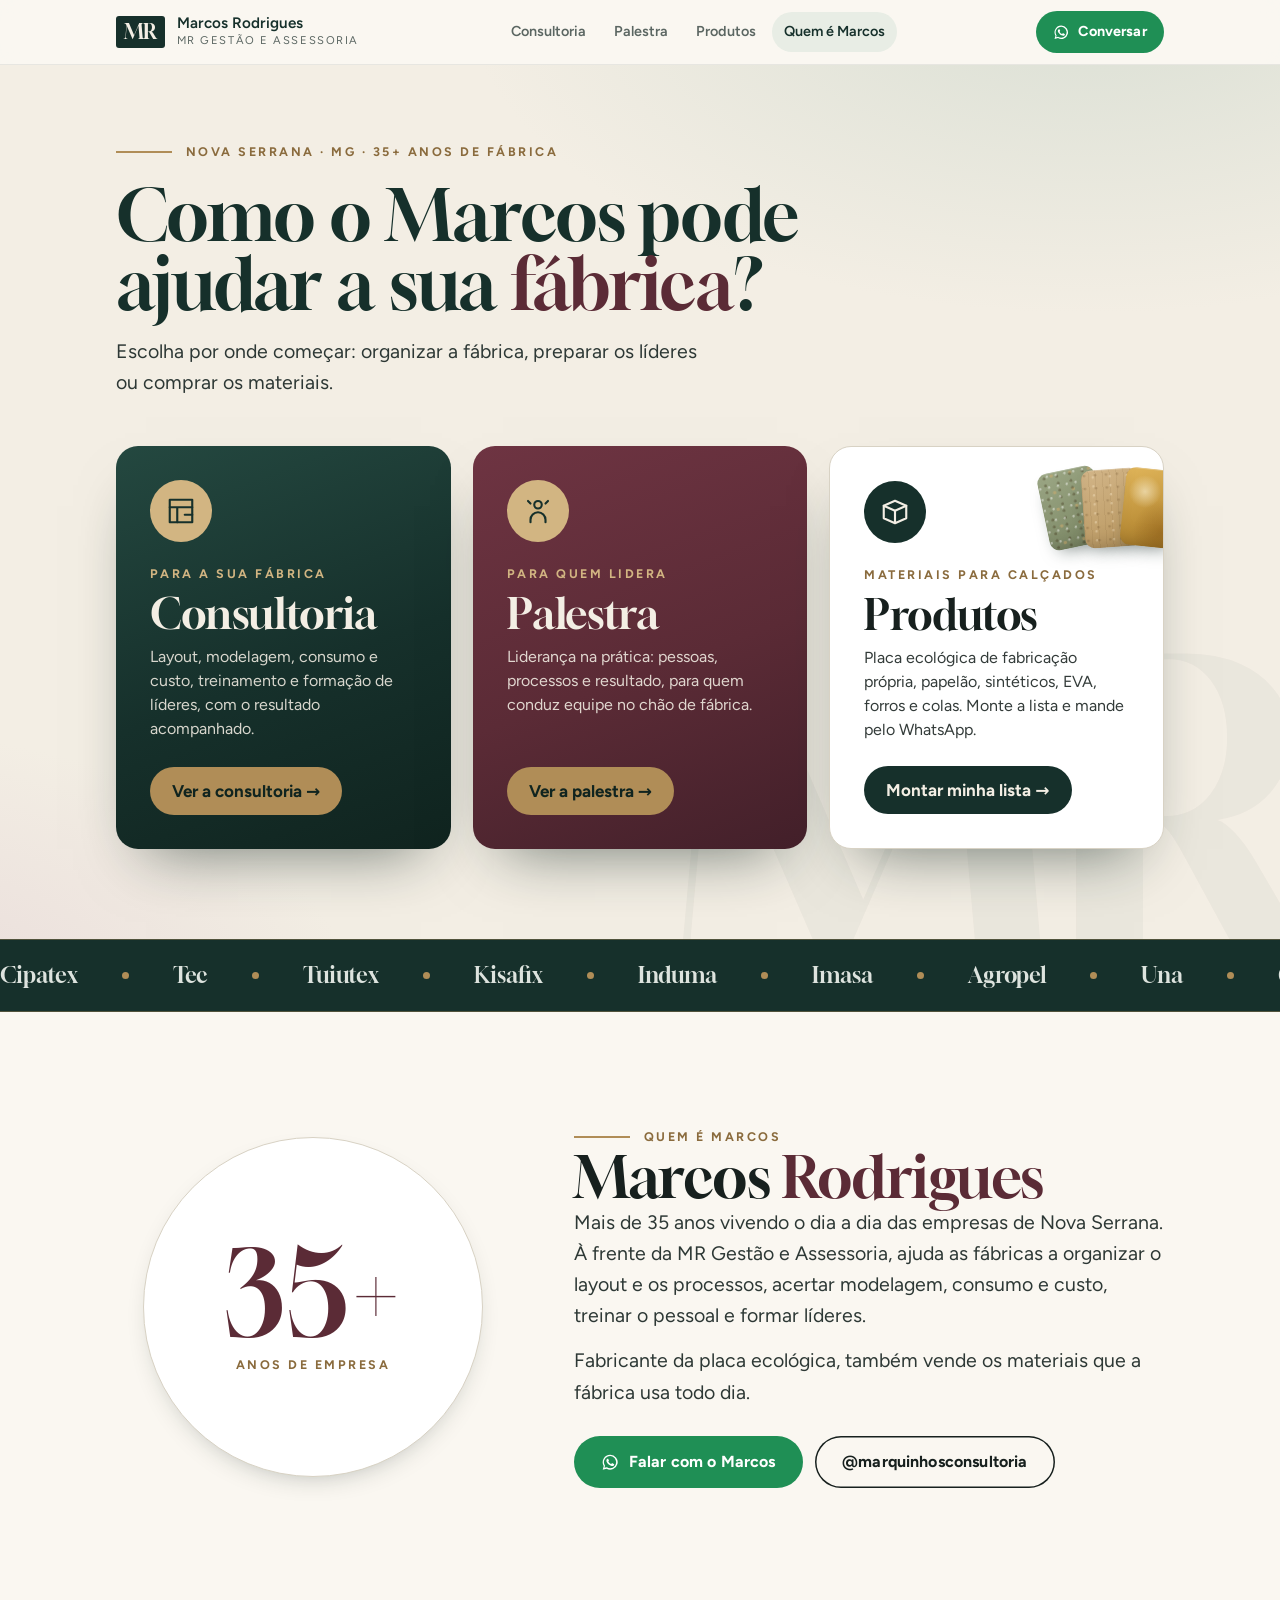
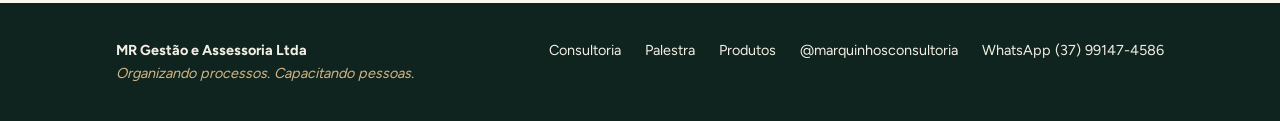
<file: index.html>
<!doctype html>
<html lang="pt-BR">
<head>
<meta charset="utf-8">
<meta name="viewport" content="width=device-width,initial-scale=1,viewport-fit=cover">
<meta name="google-site-verification" content="zs0vULzQtV9BJ_1Whs4BGuGV3q1tsnsCQZzmDF91VPY">
<title>Marcos Rodrigues · Consultoria, palestra e materiais para calçados · Nova Serrana, MG</title>
<meta name="description" content="Consultoria para fábricas de calçados (layout, modelagem, consumo e custo, treinamento e liderança), palestra de liderança e materiais para calçados com placa ecológica de fabricação própria. Nova Serrana, MG.">
<meta property="og:type" content="website">
<meta property="og:site_name" content="Marcos Rodrigues · MR Gestão e Assessoria">
<meta property="og:locale" content="pt_BR">
<meta property="og:url" content="https://marcosconsultoria.com.br/">
<meta property="og:title" content="Marcos Rodrigues · Consultoria, palestra e materiais para calçados">
<meta property="og:description" content="Consultoria para fábricas, palestra de liderança e materiais para calçados. Nova Serrana, MG.">
<meta property="og:image" content="https://marcosconsultoria.com.br/assets/og.png?v=3">
<meta property="og:image:type" content="image/png">
<meta property="og:image:width" content="1200">
<meta property="og:image:height" content="630">
<meta property="og:image:alt" content="Marcos Rodrigues: consultoria, palestra e produtos em Nova Serrana, MG">
<meta name="twitter:card" content="summary_large_image">
<meta name="twitter:title" content="Marcos Rodrigues · Consultoria, palestra e materiais para calçados">
<meta name="twitter:description" content="Consultoria para fábricas, palestra de liderança e materiais para calçados. Nova Serrana, MG.">
<meta name="twitter:image" content="https://marcosconsultoria.com.br/assets/og.png?v=3">
<meta name="theme-color" content="#FAF7F1">
<link rel="icon" href="/assets/icones/mr-32.png" type="image/png" sizes="32x32">
<link rel="apple-touch-icon" href="/assets/icones/mr-180.png">
<link rel="manifest" href="/site.webmanifest">
<link rel="canonical" href="https://marcosconsultoria.com.br/">
<meta name="apple-mobile-web-app-title" content="Marcos MR">
<meta name="application-name" content="Marcos MR">
<link rel="preload" href="/assets/fontes/gloock-latin.woff2" as="font" type="font/woff2" crossorigin>
<link rel="preload" href="/assets/fontes/figtree-latin.woff2" as="font" type="font/woff2" crossorigin>
<link rel="stylesheet" href="/assets/fontes/fontes.css?v=1">
<link rel="stylesheet" href="/assets/mr.css?v=10">
<script>document.documentElement.classList.add("js")</script>
<style>
/* Início (24/11/2026, pedido do Anderson): entrada com 3 portas (Consultoria, Palestra, Produtos) e quem é o Marcos. */
.hub{position:relative;overflow:hidden;padding-block:clamp(28px,6vw,80px) clamp(48px,7vw,96px);
  background:radial-gradient(900px 480px at 85% -10%,rgba(214,221,210,.9),transparent 70%),radial-gradient(700px 420px at -10% 110%,rgba(226,207,211,.65),transparent 70%),var(--cream)}
.hub::after{content:"MR";position:absolute;right:-.06em;bottom:-.22em;font-family:var(--f-display);font-size:clamp(14rem,34vw,30rem);line-height:1;letter-spacing:-.06em;color:rgba(22,48,43,.035);pointer-events:none;transform:translateY(calc(var(--rola,0) * 60px))}
.hub .wrap{position:relative;z-index:1}
.hub h1{margin-top:18px;max-width:16ch;font-size:clamp(2.5rem,5.6vw,4.4rem);line-height:.98;color:var(--pine)}
.hub h1 em{font-style:normal;color:var(--wine)}
.hub .lede{margin-top:18px;max-width:46ch}
.portas{display:grid;grid-template-columns:repeat(3,minmax(0,1fr));gap:clamp(14px,2vw,22px);margin-top:clamp(28px,4vw,48px)}
.porta{position:relative;display:flex;flex-direction:column;min-height:360px;padding:clamp(24px,3vw,34px);border-radius:var(--r-lg);text-decoration:none;overflow:hidden;box-shadow:var(--sh-2);transition:transform var(--dur) var(--ease),box-shadow var(--dur) var(--ease)}
.porta:hover{transform:translateY(-4px)}
.porta:focus-visible{outline-offset:4px}
.porta--cons{background:linear-gradient(160deg,var(--pine-4),var(--pine) 55%,var(--pine-3));color:var(--cream)}
.porta--pal{background:linear-gradient(160deg,#6E3442,var(--wine) 55%,#43202A);color:var(--cream)}
.porta--prod{background:var(--white);color:var(--ink);border:1px solid var(--line)}
.porta .ico{display:grid;place-items:center;width:62px;height:62px;border-radius:50%;background:var(--brass-lt);color:var(--pine)}
.porta--prod .ico{background:var(--pine);color:var(--cream)}
.porta .ico svg{width:30px;height:30px;fill:none;stroke:currentColor;stroke-width:1.7;stroke-linecap:round;stroke-linejoin:round}
.porta small{display:block;margin-top:22px;font-size:var(--t-xs);font-weight:700;letter-spacing:.2em;text-transform:uppercase;color:var(--brass-lt)}
.porta--prod small{color:var(--brass-dk)}
.porta h2{margin-top:8px;font-size:clamp(2rem,3.4vw,2.6rem)}
.porta p{margin-top:10px;font-size:var(--t-md);line-height:1.5;opacity:.88}
.porta .ir{margin-top:auto;padding-top:24px;display:inline-flex;align-items:center;gap:10px;font-weight:700}
.porta .ir b{display:inline-flex;align-items:center;justify-content:center;min-height:48px;padding:0 22px;border-radius:var(--r-pill);background:var(--brass);color:var(--pine-3);font-weight:700}
.porta--prod .ir b{background:var(--pine);color:var(--cream)}
.porta .amostras{position:absolute;right:-18px;top:22px;display:flex;gap:0}
.porta .amostras i{position:relative;display:block;width:58px;height:78px;border-radius:10px;box-shadow:0 10px 18px -10px rgba(16,36,31,.6);margin-left:-18px}
.porta .amostras i:nth-child(1){transform:rotate(-12deg)}.porta .amostras i:nth-child(2){transform:rotate(-4deg)}.porta .amostras i:nth-child(3){transform:rotate(6deg)}
.sobre{display:grid;grid-template-columns:minmax(0,.8fr) minmax(0,1.2fr);gap:clamp(32px,5vw,72px);align-items:center}
.selo35{display:grid;place-items:center;aspect-ratio:1;max-width:340px;width:100%;margin-inline:auto;border-radius:50%;background:var(--white);border:1px solid var(--line);box-shadow:var(--sh-1);text-align:center}
.selo35 b{display:block;font-family:var(--f-display);font-weight:400;font-size:clamp(5rem,12vw,7.4rem);line-height:.9;color:var(--wine)}
.selo35 span{display:block;margin-top:8px;font-size:var(--t-xs);font-weight:700;letter-spacing:.2em;text-transform:uppercase;color:var(--brass-dk)}
.sobre .lede + .lede{margin-top:14px}
.hero-acoes{display:flex;flex-wrap:wrap;gap:12px;margin-top:28px}
@media (max-width:900px){
  .portas{grid-template-columns:1fr}
  .porta{min-height:0}
  .porta .ir{padding-top:20px}
  .sobre{grid-template-columns:1fr}
  .selo35{max-width:220px}
  .hub h1{font-size:2.4rem}
  .hub .lede{font-size:1rem}
}
@media (prefers-reduced-motion:reduce){.porta{transition:none}.porta:hover{transform:none}}
</style>
<script type="application/ld+json">
{
 "@context": "https://schema.org",
 "@type": "ProfessionalService",
 "@id": "https://marcosconsultoria.com.br/#mr",
 "name": "MR Gestão e Assessoria",
 "alternateName": "Marcos Rodrigues Consultoria",
 "url": "https://marcosconsultoria.com.br/",
 "logo": "https://marcosconsultoria.com.br/assets/icones/mr-512.png",
 "image": "https://marcosconsultoria.com.br/assets/og.png",
 "telephone": "+55 37 99147-4586",
 "description": "Consultoria para fábricas de calçados de Nova Serrana (layout, modelagem, consumo e custo, treinamento de pessoal, formação de liderança e avaliação de resultados) e venda de materiais para calçados: placa ecológica de fabricação própria, papelão, sintéticos, EVA, forros e colas.",
 "address": {
  "@type": "PostalAddress",
  "addressLocality": "Nova Serrana",
  "addressRegion": "MG",
  "addressCountry": "BR"
 },
 "areaServed": {
  "@type": "City",
  "name": "Nova Serrana"
 },
 "founder": {
  "@type": "Person",
  "@id": "https://marcosconsultoria.com.br/#marcos",
  "name": "Marcos Rodrigues",
  "jobTitle": "Consultor de empresas"
 },
 "sameAs": [
  "https://www.instagram.com/marquinhosconsultoria/"
 ]
}
</script>
</head>
<body>

<header class="top">
  <div class="wrap">
    <a class="brand" href="/" aria-label="MR Gestão e Assessoria, página inicial">
      <span class="mark">MR</span>
      <span class="brand-txt"><strong>Marcos Rodrigues</strong><small>MR Gestão e Assessoria</small></span>
    </a>
    <nav class="nav" aria-label="Páginas">
      <a href="/consultoria/">Consultoria</a>
      <a href="/palestra/">Palestra</a>
      <a href="/produtos/">Produtos</a>
      <a href="#marcos">Quem é Marcos</a>
    </nav>
    <div class="top-cta">
      <a class="btn btn--wa btn--sm" data-wa="Olá, Marcos! Vim pelo site." href="https://wa.me/5537991474586"><svg aria-hidden="true"><use href="#i-wa"/></svg>Conversar</a>
      <button class="menu-btn" type="button" aria-expanded="false" aria-controls="menu" aria-label="Abrir menu"><span></span></button>
    </div>
  </div>
  <nav class="menu" id="menu" aria-label="Menu">
    <a href="/consultoria/">Consultoria</a>
    <a href="/palestra/">Palestra</a>
    <a href="/produtos/">Produtos</a>
    <a href="#marcos">Quem é Marcos</a>
  </nav>
</header>

<main id="inicio">

  <section class="hub">
    <div class="wrap">
      <p class="eyebrow reveal"><span class="rule"></span>Nova Serrana · MG · 35+ anos de fábrica</p>
      <h1 class="reveal" style="--i:1">Como o Marcos pode ajudar a sua <em>fábrica</em>?</h1>
      <p class="lede reveal" style="--i:2">Escolha por onde começar: organizar a fábrica, preparar os líderes ou comprar os materiais.</p>

      <div class="portas">
        <a class="porta porta--cons reveal" style="--i:3" href="/consultoria/">
          <span class="ico" aria-hidden="true"><svg viewBox="0 0 24 24"><path d="M3 3h18v18H3z"/><path d="M3 9h18M9 9v12M15 15h6"/></svg></span>
          <small>Para a sua fábrica</small>
          <h2>Consultoria</h2>
          <p>Layout, modelagem, consumo e custo, treinamento e formação de líderes, com o resultado acompanhado.</p>
          <span class="ir"><b>Ver a consultoria →</b></span>
        </a>
        <a class="porta porta--pal reveal" style="--i:4" href="/palestra/">
          <span class="ico" aria-hidden="true"><svg viewBox="0 0 24 24"><circle cx="12" cy="7" r="3"/><path d="M6 21v-2a6 6 0 0 1 12 0v2"/><path d="M4 4l2 2M20 4l-2 2"/></svg></span>
          <small>Para quem lidera</small>
          <h2>Palestra</h2>
          <p>Liderança na prática: pessoas, processos e resultado, para quem conduz equipe no chão de fábrica.</p>
          <span class="ir"><b>Ver a palestra →</b></span>
        </a>
        <a class="porta porta--prod reveal" style="--i:5" href="/produtos/">
          <span class="amostras" aria-hidden="true"><i class="tx tx-eco"></i><i class="tx tx-papelao"></i><i class="tx tx-cola"></i></span>
          <span class="ico" aria-hidden="true"><svg viewBox="0 0 24 24"><path d="M3 7l9-4 9 4-9 4z"/><path d="M3 7v10l9 4 9-4V7M12 11v10"/></svg></span>
          <small>Materiais para calçados</small>
          <h2>Produtos</h2>
          <p>Placa ecológica de fabricação própria, papelão, sintéticos, EVA, forros e colas. Monte a lista e mande pelo WhatsApp.</p>
          <span class="ir"><b>Montar minha lista →</b></span>
        </a>
      </div>
    </div>
  </section>

  <div class="marcas" aria-label="Marcas que o Marcos trabalha">
    <div class="marcas-trilho">
      <span>Cipatex</span><span>Tec</span><span>Tuiutex</span><span>Kisafix</span><span>Induma</span><span>Imasa</span><span>Agropel</span><span>Una</span><span>Quimicolla</span><span>FCC</span>
      <span aria-hidden="true">Cipatex</span><span aria-hidden="true">Tec</span><span aria-hidden="true">Tuiutex</span><span aria-hidden="true">Kisafix</span><span aria-hidden="true">Induma</span><span aria-hidden="true">Imasa</span><span aria-hidden="true">Agropel</span><span aria-hidden="true">Una</span><span aria-hidden="true">Quimicolla</span><span aria-hidden="true">FCC</span>
    </div>
  </div>

  <section class="section section--paper" id="marcos">
    <div class="wrap sobre">
      <div class="selo35 reveal" aria-hidden="true"><div><b>35+</b><span>anos de empresa</span></div></div>
      <div>
        <p class="eyebrow reveal"><span class="rule"></span>Quem é Marcos</p>
        <h2 class="reveal" style="--i:1;font-size:var(--t-h2)">Marcos <span class="accent">Rodrigues</span></h2>
        <p class="lede reveal" style="--i:2">Mais de 35 anos vivendo o dia a dia das empresas de Nova Serrana. À frente da MR Gestão e Assessoria, ajuda as fábricas a organizar o layout e os processos, acertar modelagem, consumo e custo, treinar o pessoal e formar líderes.</p>
        <p class="lede reveal" style="--i:3">Fabricante da placa ecológica, também vende os materiais que a fábrica usa todo dia.</p>
        <div class="hero-acoes reveal" style="--i:4">
          <a class="btn btn--wa" data-wa="Olá, Marcos! Vim pelo site." href="https://wa.me/5537991474586"><svg aria-hidden="true" width="20" height="20"><use href="#i-wa"/></svg>Falar com o Marcos</a>
          <a class="btn btn--ghost" href="https://www.instagram.com/marquinhosconsultoria/" target="_blank" rel="noopener">@marquinhosconsultoria</a>
        </div>
      </div>
    </div>
  </section>

</main>

<footer class="foot">
  <div class="wrap">
    <div>
      <strong style="color:var(--cream)">MR Gestão e Assessoria Ltda</strong><br>
      <span class="tag">Organizando processos. Capacitando pessoas.</span>
    </div>
    <div class="foot-links">
      <a href="/consultoria/">Consultoria</a>
      <a href="/palestra/">Palestra</a>
      <a href="/produtos/">Produtos</a>
      <a href="https://www.instagram.com/marquinhosconsultoria/" target="_blank" rel="noopener">@marquinhosconsultoria</a>
      <a data-wa="Olá, Marcos! Vim pelo site." href="https://wa.me/5537991474586">WhatsApp (37) 99147-4586</a>
    </div>
  </div>
</footer>

<svg width="0" height="0" style="position:absolute" aria-hidden="true">
  <symbol id="i-wa" viewBox="0 0 32 32"><path fill="currentColor" d="M16 3a13 13 0 0 0-11.2 19.6L3 29l6.6-1.7A13 13 0 1 0 16 3zm0 23.6c-2 0-4-.6-5.7-1.6l-.4-.2-3.9 1 1-3.8-.3-.4A10.6 10.6 0 1 1 16 26.6zm5.8-7.9c-.3-.2-1.9-.9-2.2-1-.3-.1-.5-.2-.7.2l-1 1.2c-.2.2-.4.2-.7.1a8.7 8.7 0 0 1-4.3-3.8c-.3-.6.3-.5.9-1.7.1-.2 0-.4 0-.6l-1-2.4c-.3-.6-.5-.5-.7-.5h-.6c-.2 0-.6.1-.9.4-.3.3-1.2 1.1-1.2 2.8s1.2 3.2 1.4 3.4c.2.2 2.4 3.6 5.7 5 2.1.9 2.9 1 4 .8.6-.1 1.9-.8 2.2-1.5.3-.7.3-1.4.2-1.5-.1-.2-.3-.3-.6-.4z"/></symbol>
</svg>

<script src="/assets/mr.js?v=7"></script>
<script src="/assets/atualizar.js?v=1" data-fundo="#16302B" data-texto="#F3EEE4" data-botao="#B08D57" data-botao-texto="#16302B" data-borda="rgba(176,141,87,.5)" defer></script>
</body>
</html>
</file>
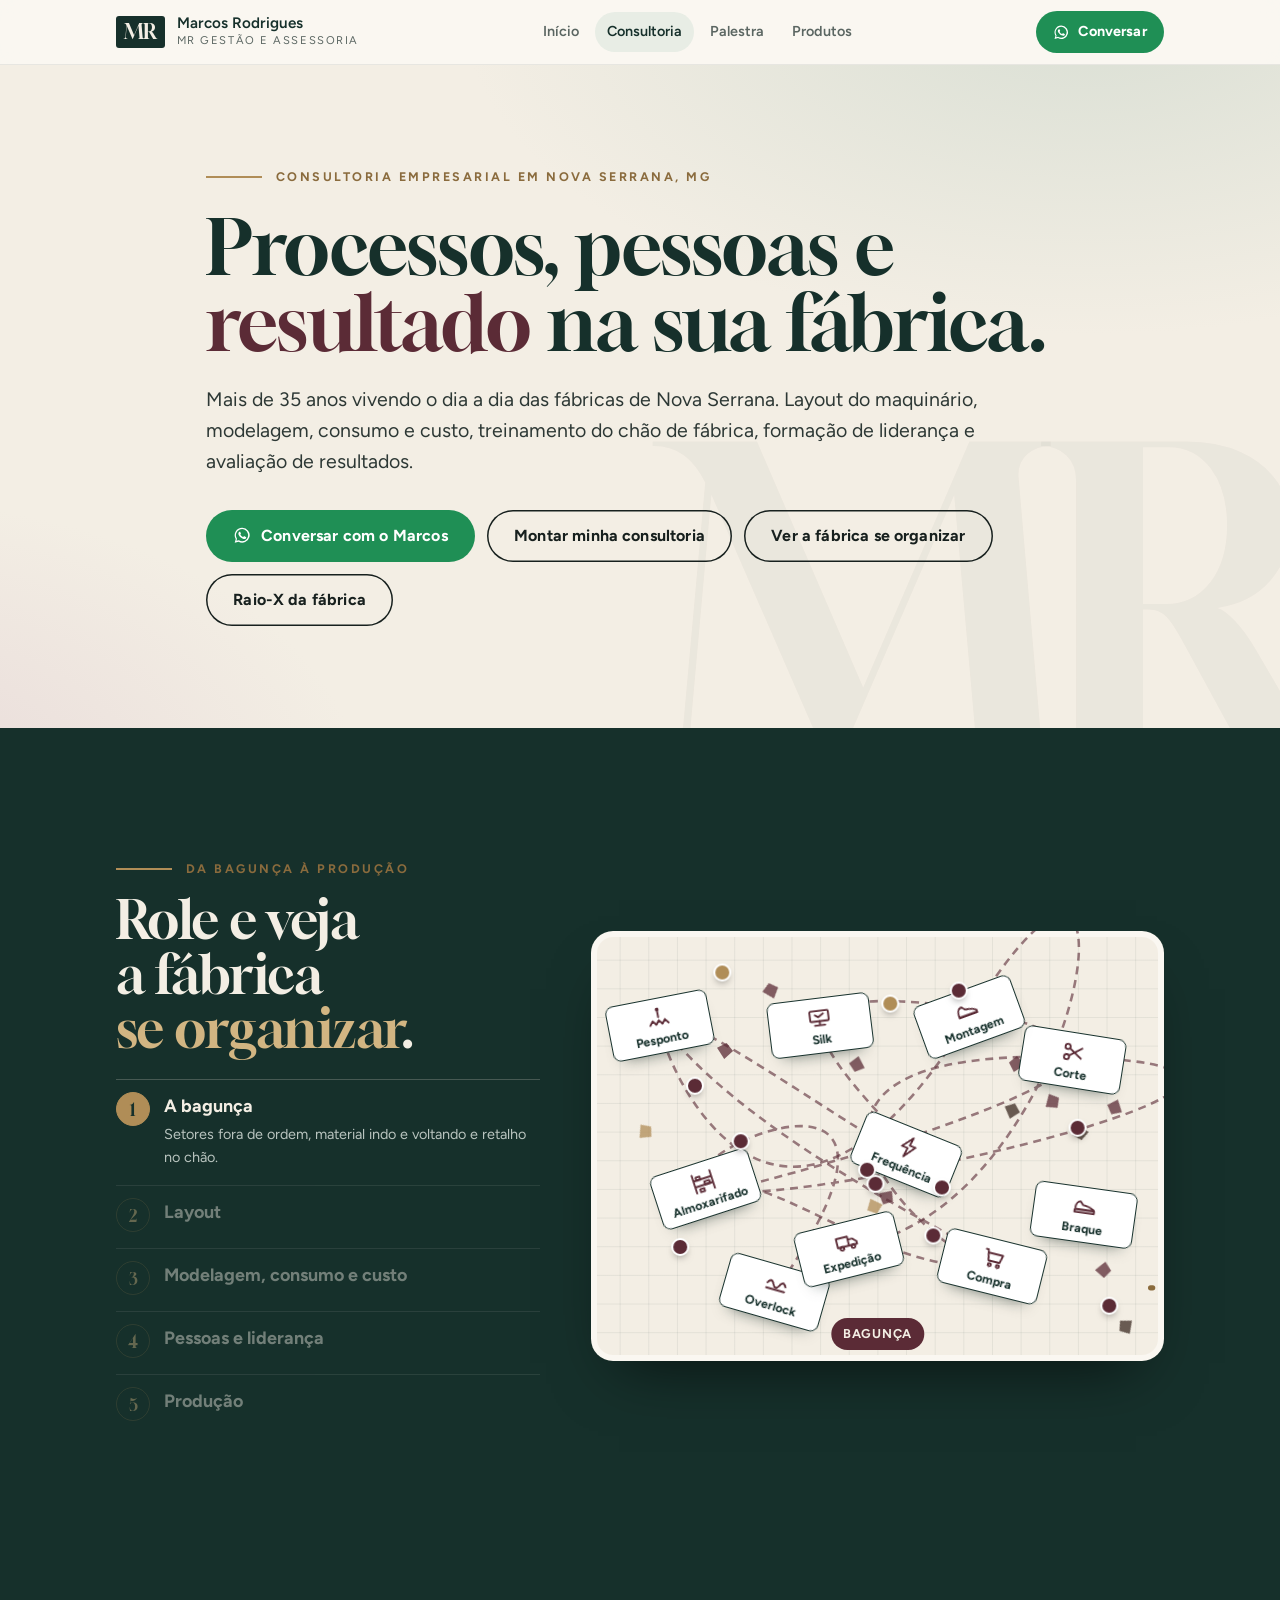
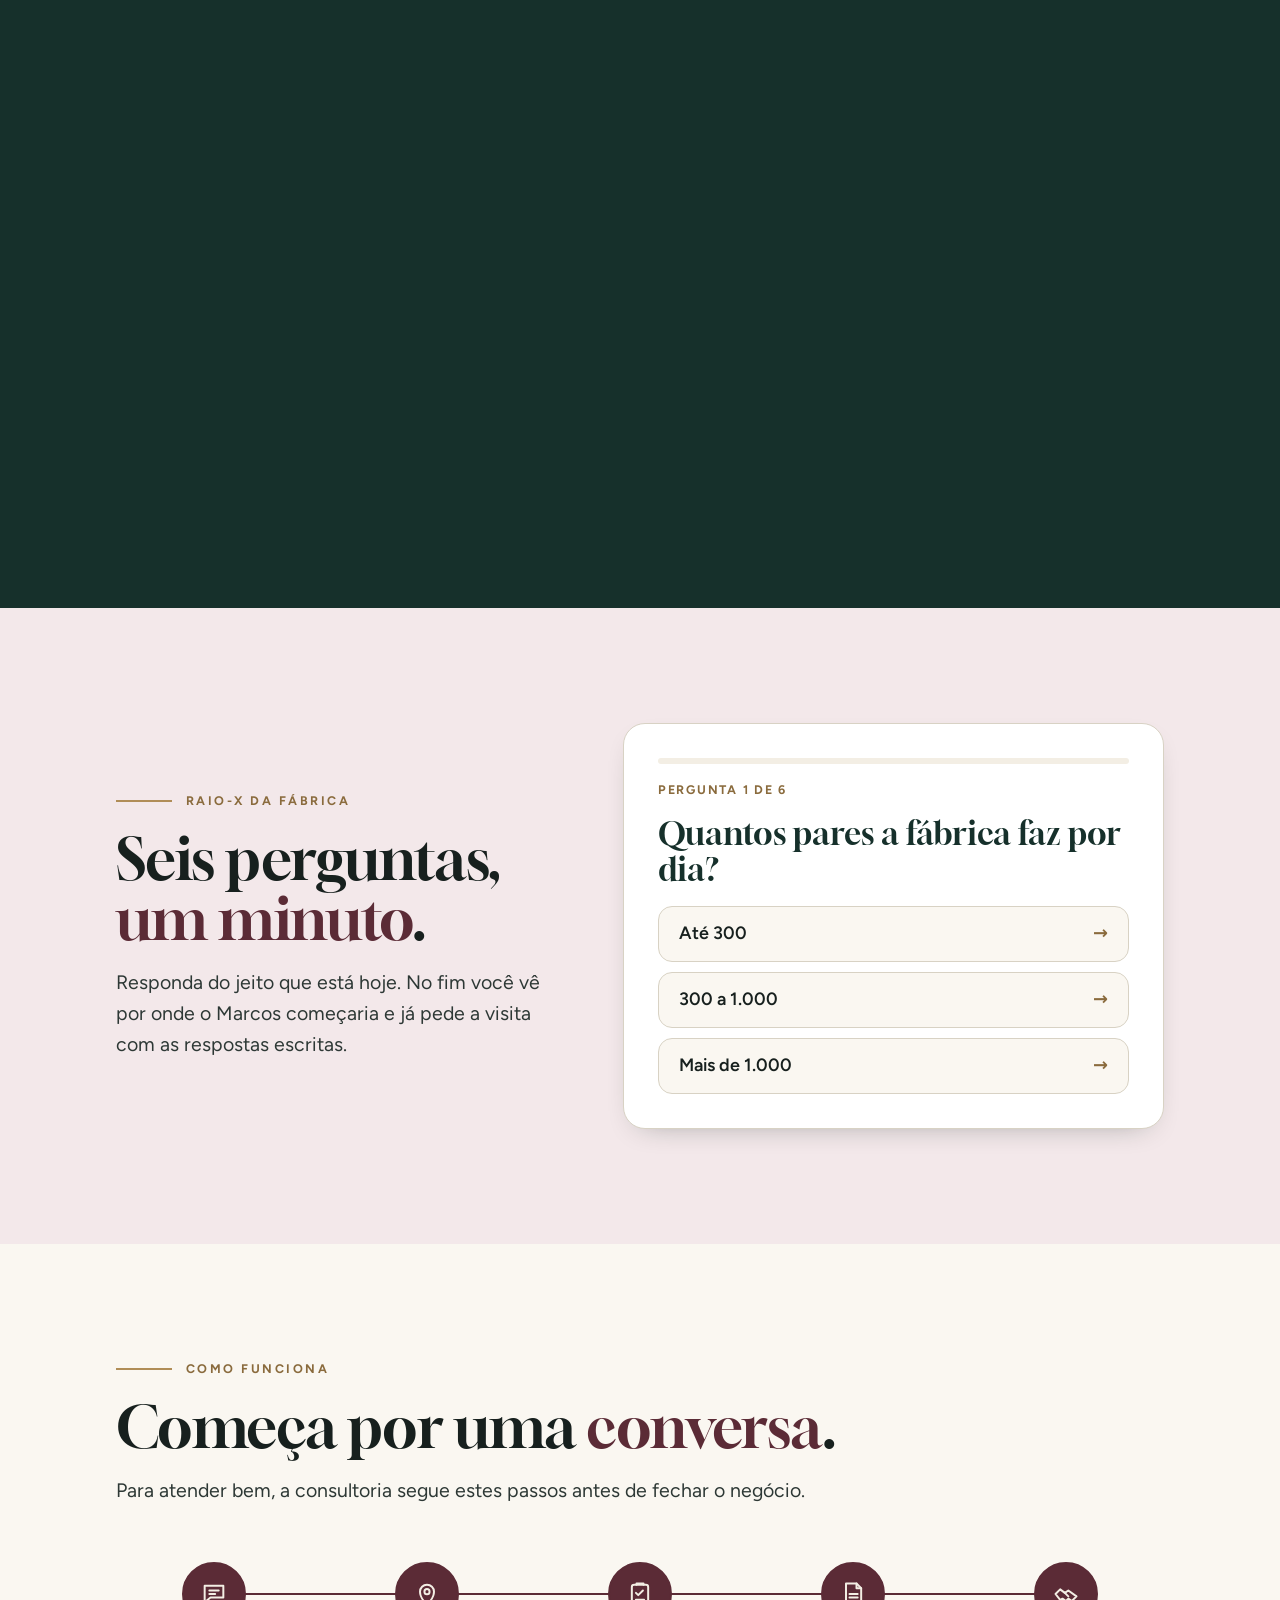
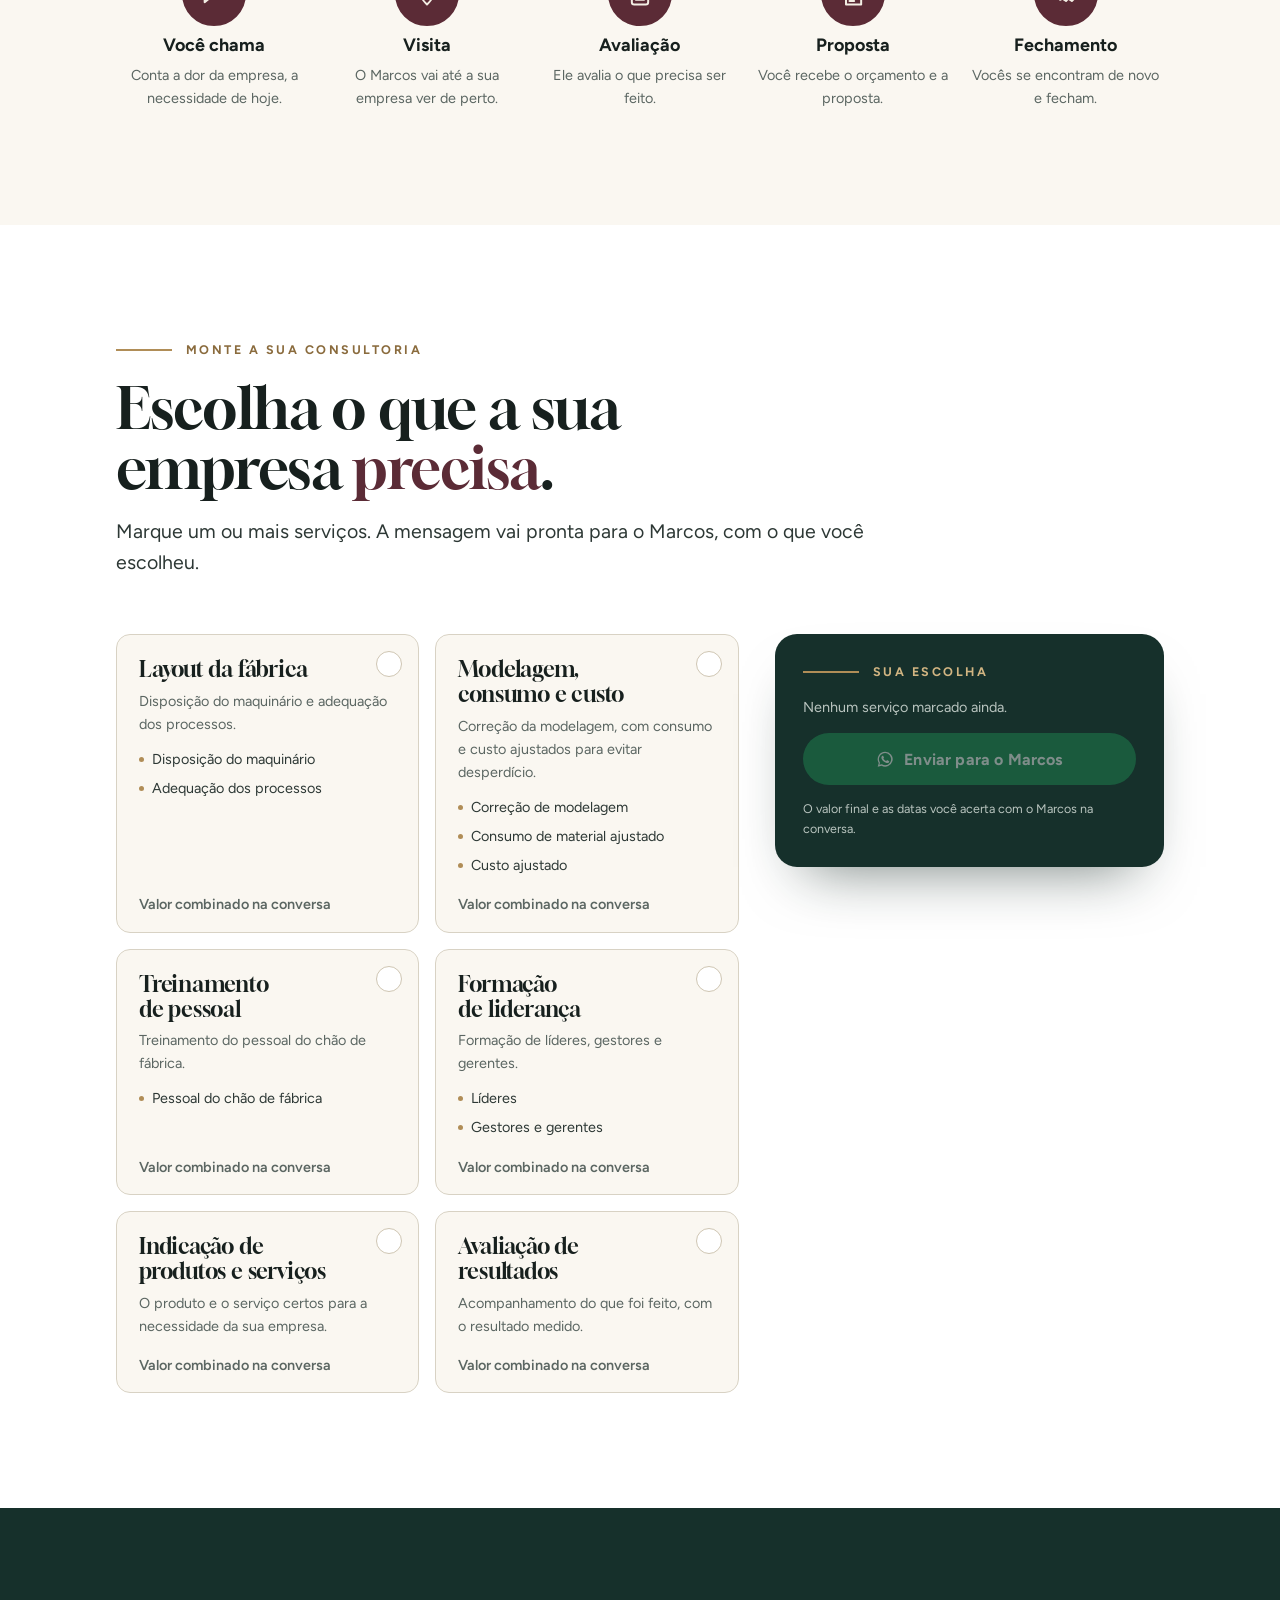
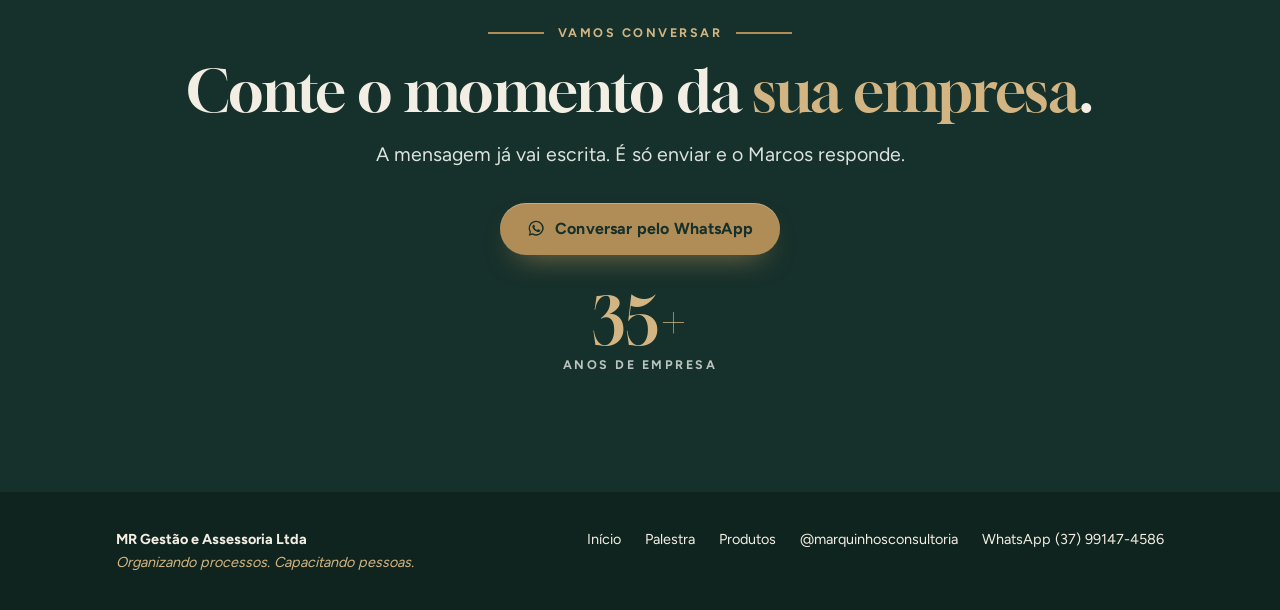
<file: consultoria/index.html>
<!doctype html>
<html lang="pt-BR">
<head>
<meta charset="utf-8">
<meta name="viewport" content="width=device-width,initial-scale=1,viewport-fit=cover">
<title>Consultoria empresarial em Nova Serrana · Marcos Rodrigues</title>
<meta name="description" content="Consultoria do Marcos Rodrigues para fábricas de Nova Serrana: layout do maquinário, modelagem, consumo e custo, treinamento de pessoal, formação de liderança e avaliação de resultados. Mais de 35 anos de experiência.">
<meta property="og:type" content="website">
<meta property="og:site_name" content="Marcos Rodrigues · MR Gestão e Assessoria">
<meta property="og:locale" content="pt_BR">
<meta property="og:url" content="https://marcosconsultoria.com.br/consultoria/">
<meta property="og:title" content="Consultoria com o Marcos Rodrigues">
<meta property="og:description" content="Layout, modelagem, consumo e custo, treinamento e liderança, com quem vive o dia a dia das fábricas de Nova Serrana há mais de 35 anos.">
<meta property="og:image" content="https://marcosconsultoria.com.br/assets/og-consultoria.png?v=1">
<meta property="og:image:type" content="image/png">
<meta property="og:image:width" content="1200">
<meta property="og:image:height" content="630">
<meta property="og:image:alt" content="Consultoria do Marcos Rodrigues: processos, pessoas e resultado">
<meta name="twitter:card" content="summary_large_image">
<meta name="twitter:title" content="Consultoria com o Marcos Rodrigues">
<meta name="twitter:description" content="Layout, modelagem, consumo e custo, treinamento e liderança, com quem vive o dia a dia das fábricas de Nova Serrana há mais de 35 anos.">
<meta name="twitter:image" content="https://marcosconsultoria.com.br/assets/og-consultoria.png?v=1">
<meta name="theme-color" content="#FAF7F1">
<link rel="icon" href="/assets/icones/mr-32.png" type="image/png" sizes="32x32">
<link rel="apple-touch-icon" href="/assets/icones/mr-180.png">
<link rel="manifest" href="/site.webmanifest">
<link rel="canonical" href="https://marcosconsultoria.com.br/consultoria/">
<meta name="apple-mobile-web-app-title" content="Marcos MR">
<meta name="application-name" content="Marcos MR">
<link rel="preload" href="/assets/fontes/gloock-latin.woff2" as="font" type="font/woff2" crossorigin>
<link rel="preload" href="/assets/fontes/figtree-latin.woff2" as="font" type="font/woff2" crossorigin>
<link rel="stylesheet" href="/assets/fontes/fontes.css?v=1">
<link rel="stylesheet" href="/assets/mr.css?v=10">
<script>document.documentElement.classList.add("js")</script>
<style>
/* Consultoria (24/10/2026): a página que a pessoa vê antes de ir para o WhatsApp.
   Os blocos com data-rascunho só aparecem com ?rascunho no endereço; ao preencher um, tire o data-rascunho. */
.hero{position:relative;overflow:hidden;padding-block:clamp(48px,8vw,104px);background:radial-gradient(900px 480px at 85% -10%,rgba(214,221,210,.9),transparent 70%),radial-gradient(700px 420px at -10% 110%,rgba(226,207,211,.65),transparent 70%),var(--cream)}
.hero::after{content:"MR";position:absolute;right:-.06em;bottom:-.22em;font-family:var(--f-display);font-size:clamp(14rem,34vw,30rem);line-height:1;letter-spacing:-.06em;color:rgba(22,48,43,.035);pointer-events:none;transform:translateY(calc(var(--rola,0) * 60px))}
.hero .wrap{position:relative;z-index:1;max-width:980px}
.hero h1{margin-top:22px;font-size:clamp(2.6rem,6.4vw,4.8rem);line-height:.98;color:var(--pine)}
.hero h1 em{font-style:normal;color:var(--wine)}
.hero .lede{margin-top:24px}
@media (max-width:640px){.hero{padding-block:28px 40px}.hero h1{font-size:2.5rem}.hero .lede{font-size:1rem;margin-top:16px}.acoes{gap:8px;margin-top:22px}.acoes .btn{min-height:46px;padding:.7em 1.2em;font-size:var(--t-sm)}.acoes a[href="#raio-x"]{display:none}}
.acoes{display:flex;flex-wrap:wrap;gap:12px;margin-top:32px}
.recebe{display:grid;gap:14px;margin:0;padding:0;list-style:none}
.recebe li{display:flex;gap:16px;align-items:flex-start;padding:20px 22px;border-radius:var(--r-md);background:var(--white);border:1px solid var(--line)}
.recebe li::before{content:"";flex:none;width:22px;height:22px;margin-top:2px;border-radius:50%;background:var(--sage) url("data:image/svg+xml,%3Csvg xmlns='http://www.w3.org/2000/svg' viewBox='0 0 24 24' fill='none' stroke='%2316302B' stroke-width='3' stroke-linecap='round' stroke-linejoin='round'%3E%3Cpath d='M6 12l4 4 8-8'/%3E%3C/svg%3E") center/13px no-repeat}
.recebe b{display:block}
.recebe span{display:block;margin-top:2px;color:var(--muted);font-size:var(--t-sm)}
.depo blockquote{margin:0;font-family:var(--f-display);font-size:1.3rem;line-height:1.35;color:var(--pine)}
.depo cite{display:block;margin-top:14px;font-style:normal;font-size:var(--t-sm);color:var(--muted)}
.final{text-align:center}
.final h2{font-size:var(--t-h2)}
.final .lede{margin:18px auto 0}
.final .acoes{justify-content:center}
.final .selo{display:inline-block;margin-top:34px;font-family:var(--f-display);font-size:4rem;line-height:1;color:var(--brass-lt)}
.final .selo small{display:block;margin-top:6px;font-family:var(--f-body);font-size:var(--t-xs);font-weight:700;letter-spacing:.2em;text-transform:uppercase;color:var(--on-dark-muted)}
</style>
<script type="application/ld+json">
{
 "@context": "https://schema.org",
 "@graph": [
  {
   "@type": "Service",
   "@id": "https://marcosconsultoria.com.br/consultoria/#servico",
   "name": "Consultoria empresarial",
   "serviceType": "Consultoria de gestão",
   "description": "Layout de fábrica (disposição do maquinário e adequação dos processos), correção de modelagem, consumo e custo, treinamento de pessoal, formação de liderança, indicação de produtos e serviços e avaliação de resultados.",
   "url": "https://marcosconsultoria.com.br/consultoria/",
   "provider": {
    "@type": "ProfessionalService",
    "@id": "https://marcosconsultoria.com.br/#mr",
    "name": "MR Gestão e Assessoria",
    "url": "https://marcosconsultoria.com.br/"
   },
   "areaServed": {
    "@type": "City",
    "name": "Nova Serrana"
   }
  },
  {
   "@type": "BreadcrumbList",
   "itemListElement": [
    {
     "@type": "ListItem",
     "position": 1,
     "name": "Início",
     "item": "https://marcosconsultoria.com.br/"
    },
    {
     "@type": "ListItem",
     "position": 2,
     "name": "Consultoria",
     "item": "https://marcosconsultoria.com.br/consultoria/"
    }
   ]
  }
 ]
}
</script>
</head>
<body>

<header class="top">
  <div class="wrap">
    <a class="brand" href="/" aria-label="MR Gestão e Assessoria, página inicial">
      <span class="mark">MR</span>
      <span class="brand-txt"><strong>Marcos Rodrigues</strong><small>MR Gestão e Assessoria</small></span>
    </a>
    <nav class="nav" aria-label="Páginas">
      <a href="/">Início</a>
      <a class="is-on" href="/consultoria/" aria-current="page">Consultoria</a>
      <a href="/palestra/">Palestra</a>
      <a href="/produtos/">Produtos</a>
    </nav>
    <div class="top-cta">
      <a class="btn btn--wa btn--sm" data-wa="Olá, Marcos! Quero conversar sobre uma consultoria para a minha empresa." href="https://wa.me/5537991474586"><svg aria-hidden="true"><use href="#i-wa"/></svg>Conversar</a>
      <button class="menu-btn" type="button" aria-expanded="false" aria-controls="menu" aria-label="Abrir menu"><span></span></button>
    </div>
  </div>
  <nav class="menu" id="menu" aria-label="Menu">
    <a href="/">Início</a>
    <a href="/consultoria/" aria-current="page">Consultoria</a>
    <a href="/palestra/">Palestra</a>
    <a href="/produtos/">Produtos</a>
  </nav>
</header>

<main>

  <section class="hero">
    <div class="wrap">
      <div>
      <p class="eyebrow reveal"><span class="rule"></span>Consultoria empresarial em Nova Serrana, MG</p>
      <h1 class="reveal" style="--i:1">Processos, pessoas e <em>resultado</em> na sua fábrica.</h1>
      <p class="lede reveal" style="--i:2">Mais de 35 anos vivendo o dia a dia das fábricas de Nova Serrana. Layout do maquinário, modelagem, consumo e custo, treinamento do chão de fábrica, formação de liderança e avaliação de resultados.</p>
      <div class="acoes reveal" style="--i:3">
        <a class="btn btn--wa" data-wa="Olá, Marcos! Quero conversar sobre uma consultoria para a minha empresa." href="https://wa.me/5537991474586"><svg aria-hidden="true"><use href="#i-wa"/></svg>Conversar com o Marcos</a>
        <a class="btn btn--ghost" href="#pacotes" data-so-com-pacotes hidden>Montar minha consultoria</a>
        <a class="btn btn--ghost" href="#fabrica">Ver a fábrica se organizar</a>
        <a class="btn btn--ghost" href="#raio-x">Raio-X da fábrica</a>
      </div>
      </div>
    </div>
  </section>

  <!-- Momento-assinatura: a fábrica sai da bagunça e vira produção conforme a pessoa rola (assets/cena.js). -->
  <section class="cena" id="fabrica" data-cena aria-labelledby="cena-t">
    <div class="wrap cena-fixa">
      <div>
        <p class="eyebrow"><span class="rule"></span>Da bagunça à produção</p>
        <h2 id="cena-t" style="margin-top:14px">Role e veja a fábrica <em>se organizar</em>.</h2>
        <div class="cena-pontos" aria-hidden="true"><i></i><i></i><i></i><i></i><i></i></div>
        <ol class="passos-cena">
          <li data-n="1"><b>A bagunça</b><span>Setores fora de ordem, material indo e voltando e retalho no chão.</span></li>
          <li data-n="2"><b>Layout</b><span>Cada setor no lugar, na ordem da produção: da compra à expedição.</span></li>
          <li data-n="3"><b>Modelagem, consumo e custo</b><span>Modelagem corrigida, consumo e custo ajustados para evitar o desperdício.</span></li>
          <li data-n="4"><b>Pessoas e liderança</b><span>Treinamento do chão de fábrica e formação de líderes, gestores e gerentes.</span></li>
          <li data-n="5"><b>Produção</b><span>O trabalho flui, e os resultados são avaliados.</span></li>
        </ol>
      </div>
      <div class="chao" aria-hidden="true"><svg viewBox="0 0 100 75" preserveAspectRatio="none" aria-hidden="true"><path class="espaguete" d="M70 58.5C50 60 30 40 20 45S84 30 84 22 40 8 40 16 60 40 55 39 12 10 12 16 32 70 66 15 86 50 45 55"/><path class="espaguete" d="M12 16C30 40 80 60 70 58.5S20 20 84 22 30 50 20 45 66 15 32 63"/><path class="fluxo" pathLength="1" stroke-dasharray="1 1" d="M12 12.75H87Q96 12.75 96 25.1Q96 37.5 84 37.5H16Q4 37.5 4 49.9Q4 62.25 16 62.25H98"/><rect class="par" x="-1.8" y="-1.2" width="3.6" height="2.4" rx=".8"><animateMotion dur="9s" begin="-0.0s" repeatCount="indefinite" path="M12 12.75H87Q96 12.75 96 25.1Q96 37.5 84 37.5H16Q4 37.5 4 49.9Q4 62.25 16 62.25H98"/></rect><rect class="par" x="-1.8" y="-1.2" width="3.6" height="2.4" rx=".8"><animateMotion dur="9s" begin="-1.5s" repeatCount="indefinite" path="M12 12.75H87Q96 12.75 96 25.1Q96 37.5 84 37.5H16Q4 37.5 4 49.9Q4 62.25 16 62.25H98"/></rect><rect class="par" x="-1.8" y="-1.2" width="3.6" height="2.4" rx=".8"><animateMotion dur="9s" begin="-3.0s" repeatCount="indefinite" path="M12 12.75H87Q96 12.75 96 25.1Q96 37.5 84 37.5H16Q4 37.5 4 49.9Q4 62.25 16 62.25H98"/></rect><rect class="par" x="-1.8" y="-1.2" width="3.6" height="2.4" rx=".8"><animateMotion dur="9s" begin="-4.5s" repeatCount="indefinite" path="M12 12.75H87Q96 12.75 96 25.1Q96 37.5 84 37.5H16Q4 37.5 4 49.9Q4 62.25 16 62.25H98"/></rect><rect class="par" x="-1.8" y="-1.2" width="3.6" height="2.4" rx=".8"><animateMotion dur="9s" begin="-6.0s" repeatCount="indefinite" path="M12 12.75H87Q96 12.75 96 25.1Q96 37.5 84 37.5H16Q4 37.5 4 49.9Q4 62.25 16 62.25H98"/></rect><rect class="par" x="-1.8" y="-1.2" width="3.6" height="2.4" rx=".8"><animateMotion dur="9s" begin="-7.5s" repeatCount="indefinite" path="M12 12.75H87Q96 12.75 96 25.1Q96 37.5 84 37.5H16Q4 37.5 4 49.9Q4 62.25 16 62.25H98"/></rect></svg><i class="retalho" style="left:22%;top:26%"></i><i class="retalho" style="left:8%;top:45%"></i><i class="retalho" style="left:43%;top:77%"></i><i class="retalho" style="left:50%;top:60%"></i><i class="retalho" style="left:48%;top:62%"></i><i class="retalho" style="left:45%;top:29%"></i><i class="retalho" style="left:92%;top:90%"></i><i class="retalho" style="left:78%;top:65%"></i><i class="retalho" style="left:32%;top:25%"></i><i class="retalho" style="left:30%;top:12%"></i><i class="retalho" style="left:72%;top:40%"></i><i class="retalho" style="left:79%;top:38%"></i><i class="retalho" style="left:88%;top:77%"></i><i class="retalho" style="left:5%;top:24%"></i><i class="retalho" style="left:84%;top:45%"></i><i class="retalho" style="left:90%;top:39%"></i><i class="retalho" style="left:11%;top:59%"></i><i class="retalho" style="left:73%;top:29%"></i><div class="chao-maq" data-o="12,17" data-c="70,78,14" style="left:3%;top:10.5%"><svg viewBox="0 0 24 24" aria-hidden="true"><path d="M3 4h2l2.2 10.5h11L20 7H6.2"/><circle cx="9" cy="18.5" r="1.5"/><circle cx="17" cy="18.5" r="1.5"/></svg>Compra</div><div class="chao-maq" data-o="37,17" data-c="20,60,-18" style="left:28%;top:10.5%"><svg viewBox="0 0 24 24" aria-hidden="true"><path d="M3 3v18M21 3v18M3 9h18M3 15h18"/><path d="M6 6h4v3H6zM13 12h5v3h-5zM7 18h4v3H7z"/></svg>Almoxarifado</div><div class="chao-maq" data-o="62,17" data-c="84,30,9" style="left:53%;top:10.5%"><svg viewBox="0 0 24 24" aria-hidden="true"><circle cx="6" cy="7" r="2.5"/><circle cx="6" cy="17" r="2.5"/><path d="M8.2 8.4 20 17M8.2 15.6 20 7"/></svg>Corte</div><div class="chao-maq" data-o="87,17" data-c="40,22,-7" style="left:78%;top:10.5%"><svg viewBox="0 0 24 24" aria-hidden="true"><rect x="3" y="5" width="18" height="10" rx="1"/><path d="M7 19h10M12 15v4M8 9l3 2 5-3"/></svg>Silk</div><div class="chao-maq" data-o="75,50" data-c="55,52,22" style="left:66%;top:43.5%"><svg viewBox="0 0 24 24" aria-hidden="true"><path d="M13 2 5 13h6l-1 9 8-12h-6z"/></svg>Frequência</div><div class="chao-maq" data-o="50,50" data-c="12,22,-11" style="left:41%;top:43.5%"><svg viewBox="0 0 24 24" aria-hidden="true"><path d="M3 18l3-4 3 4 3-4 3 4 3-4 3 4"/><path d="M12 3v8"/><circle cx="12" cy="3.5" r="1"/></svg>Pesponto</div><div class="chao-maq" data-o="25,50" data-c="32,84,16" style="left:16%;top:43.5%"><svg viewBox="0 0 24 24" aria-hidden="true"><path d="M3 12c2-4 4-4 6 0s4 4 6 0 4-4 6 0"/><path d="M3 17h18"/></svg>Overlock</div><div class="chao-maq" data-o="25,83" data-c="66,20,-20" style="left:16%;top:76.5%"><svg viewBox="0 0 24 24" aria-hidden="true"><path d="M3 15c0-4 2-7 5-7l2.5 3c3 1 7 1 9 3l1.5 1v2H3z"/><path d="M3 17.5h18"/></svg>Montagem</div><div class="chao-maq" data-o="50,83" data-c="86,66,8" style="left:41%;top:76.5%"><svg viewBox="0 0 24 24" aria-hidden="true"><path d="M3 13c0-3.5 2-6 4.5-6l2.5 3c3 .8 6.5 1.2 9 2.8L21 14"/><path d="M2.5 17.5h19v-2.5h-19z"/><path d="M3.5 14.6h17" stroke-dasharray="1.6 1.4"/></svg>Braque</div><div class="chao-maq" data-o="75,83" data-c="45,74,-14" style="left:66%;top:76.5%"><svg viewBox="0 0 24 24" aria-hidden="true"><path d="M2 7h11v9H2zM13 10h4.5l3.5 3.5V16h-8"/><circle cx="6" cy="17.5" r="1.8"/><circle cx="17" cy="17.5" r="1.8"/></svg>Expedição</div><i class="pessoa" data-o="17.0,26.5" data-c="46,55" style="left:15.4%;top:24.4%"></i><i class="pessoa" data-o="42.0,26.5" data-c="86,47" style="left:40.4%;top:24.4%"></i><i class="pessoa" data-o="67.0,26.5" data-c="51,57" style="left:65.4%;top:24.4%"></i><i class="pessoa" data-o="92.0,26.5" data-c="24,51" style="left:90.4%;top:24.4%"></i><i class="pessoa" data-o="80.0,59.5" data-c="61,73" style="left:78.4%;top:57.4%"></i><i class="pessoa" data-o="55.0,59.5" data-c="16,34" style="left:53.4%;top:57.4%"></i><i class="pessoa" data-o="30.0,59.5" data-c="16,75" style="left:28.4%;top:57.4%"></i><i class="pessoa" data-o="30.0,73.5" data-c="66,13" style="left:28.4%;top:71.4%"></i><i class="pessoa" data-o="55.0,73.5" data-c="91,87" style="left:53.4%;top:71.4%"></i><i class="pessoa" data-o="80.0,73.5" data-c="63,59" style="left:78.4%;top:71.4%"></i><i class="pessoa lider" data-o="50.0,33.5" data-c="21,11" style="left:48.4%;top:31.4%"></i><i class="pessoa lider" data-o="50.0,66.5" data-c="52,15" style="left:48.4%;top:64.4%"></i><span class="chao-selo">Bagunça</span></div>
    </div>
  </section>


  <!-- Raio-X da fábrica: 6 perguntas; cada resposta pode marcar um serviço (data-marca = id em assets/consultoria.json).
       No fim mostra o que o Marcos olharia primeiro e manda as respostas pelo WhatsApp para agendar a visita (assets/mr.js, [data-raiox]). -->
  <section class="section section--rose" id="raio-x">
    <div class="wrap rx-grade">
      <div class="sec-head" style="margin-bottom:0">
        <p class="eyebrow reveal"><span class="rule"></span>Raio-X da fábrica</p>
        <h2 class="reveal" style="--i:1">Seis perguntas, <span class="accent">um minuto</span>.</h2>
        <p class="lede reveal" style="--i:2">Responda do jeito que está hoje. No fim você vê por onde o Marcos começaria e já pede a visita com as respostas escritas.</p>
      </div>
      <div class="rx reveal" style="--i:2" data-raiox>
        <div class="rx-barra" aria-hidden="true"><i></i></div>
        <p class="rx-conta" aria-live="polite">Pergunta <b data-rx-n>1</b> de 6</p>
        <fieldset class="rx-perg" data-n="1"><legend>Quantos pares a fábrica faz por dia?</legend><div class="rx-ops"><button type="button" class="rx-op" data-marca="">Até 300</button><button type="button" class="rx-op" data-marca="">300 a 1.000</button><button type="button" class="rx-op" data-marca="">Mais de 1.000</button></div></fieldset>
        <fieldset class="rx-perg" data-n="2" hidden><legend>O material vai e volta entre os setores?</legend><div class="rx-ops"><button type="button" class="rx-op" data-marca="layout">Sim, muito</button><button type="button" class="rx-op" data-marca="layout">Às vezes</button><button type="button" class="rx-op" data-marca="">Não</button></div></fieldset>
        <fieldset class="rx-perg" data-n="3" hidden><legend>Sobra muito retalho no corte?</legend><div class="rx-ops"><button type="button" class="rx-op" data-marca="modelagem-consumo-custo">Sim</button><button type="button" class="rx-op" data-marca="modelagem-consumo-custo">Não sei</button><button type="button" class="rx-op" data-marca="">Pouco</button></div></fieldset>
        <fieldset class="rx-perg" data-n="4" hidden><legend>Você sabe o custo certo de cada modelo?</legend><div class="rx-ops"><button type="button" class="rx-op" data-marca="">Sei</button><button type="button" class="rx-op" data-marca="modelagem-consumo-custo">Mais ou menos</button><button type="button" class="rx-op" data-marca="modelagem-consumo-custo">Não</button></div></fieldset>
        <fieldset class="rx-perg" data-n="5" hidden><legend>Volta muito par com defeito para arrumar?</legend><div class="rx-ops"><button type="button" class="rx-op" data-marca="treinamento">Sim</button><button type="button" class="rx-op" data-marca="treinamento">Às vezes</button><button type="button" class="rx-op" data-marca="">Quase nunca</button></div></fieldset>
        <fieldset class="rx-perg" data-n="6" hidden><legend>Os líderes tocam o setor sem você?</legend><div class="rx-ops"><button type="button" class="rx-op" data-marca="">Sim</button><button type="button" class="rx-op" data-marca="lideranca">Mais ou menos</button><button type="button" class="rx-op" data-marca="lideranca">Não</button></div></fieldset>
        <div class="rx-fim" hidden>
          <p class="eyebrow"><span class="rule"></span>Por onde começar</p>
          <ul class="rx-res">
            <li data-id="layout"><b>Layout da fábrica</b><span>Disposição do maquinário e adequação dos processos.</span></li>
            <li data-id="modelagem-consumo-custo"><b>Modelagem, consumo e custo</b><span>Para o retalho diminuir e o custo de cada modelo ficar certo.</span></li>
            <li data-id="treinamento"><b>Treinamento de pessoal</b><span>Para o par sair certo da primeira vez.</span></li>
            <li data-id="lideranca"><b>Formação de liderança</b><span>Para os líderes tocarem o setor.</span></li>
            <li data-id="avaliacao"><b>Avaliação de resultados</b><span>Para ver, em número, o que mudou.</span></li>
          </ul>
          <a class="btn btn--wa btn--block" data-rx-enviar href="#"><svg aria-hidden="true"><use href="#i-wa"/></svg>Agendar a visita do Marcos</a>
          <button class="rx-refazer" type="button" data-rx-refazer>Refazer as perguntas</button>
        </div>
      </div>
    </div>
  </section>


  <section class="section section--paper" id="como">
    <div class="wrap">
      <div class="sec-head">
        <p class="eyebrow reveal"><span class="rule"></span>Como funciona</p>
        <h2 class="reveal" style="--i:1">Começa por uma <span class="accent">conversa</span>.</h2>
        <p class="lede reveal" style="--i:2">Para atender bem, a consultoria segue estes passos antes de fechar o negócio.</p>
      </div>
<ol class="tempo reveal">
        <li style="--i:0"><span class="ico-t"><svg viewBox="0 0 24 24" aria-hidden="true"><path d="M4 5h16v10H9l-5 4z"/><path d="M8 9h8M8 12h5"/></svg></span><b>Você chama</b><span>Conta a dor da empresa, a necessidade de hoje.</span></li>
        <li style="--i:1"><span class="ico-t"><svg viewBox="0 0 24 24" aria-hidden="true"><path d="M12 21s-6-5.5-6-11a6 6 0 0 1 12 0c0 5.5-6 11-6 11z"/><circle cx="12" cy="10" r="2.2"/></svg></span><b>Visita</b><span>O Marcos vai até a sua empresa ver de perto.</span></li>
        <li style="--i:2"><span class="ico-t"><svg viewBox="0 0 24 24" aria-hidden="true"><rect x="5" y="4" width="14" height="17" rx="2"/><path d="M9 4V3h6v1M8.5 11l2 2 4-4M8.5 17h7"/></svg></span><b>Avaliação</b><span>Ele avalia o que precisa ser feito.</span></li>
        <li style="--i:3"><span class="ico-t"><svg viewBox="0 0 24 24" aria-hidden="true"><path d="M6 3h9l4 4v14H6z"/><path d="M15 3v4h4M9 12h7M9 15h7M9 18h4"/></svg></span><b>Proposta</b><span>Você recebe o orçamento e a proposta.</span></li>
        <li style="--i:4"><span class="ico-t"><svg viewBox="0 0 24 24" aria-hidden="true"><path d="M3 12l4-4 4 3 3-2 7 5-4 4-3-2-2 2-3-2-2 1z"/><path d="M11 11l3 3"/></svg></span><b>Fechamento</b><span>Vocês se encontram de novo e fecham.</span></li>
      </ol>
    </div>
  </section>

  <!-- PACOTES: os serviços vêm de /assets/consultoria.json (como preencher: docs/consultoria.md).
       Sem serviços no arquivo, esta seção fica escondida. Com ?rascunho, usa assets/consultoria-exemplo.json. -->
  <section class="section section--white" id="pacotes" data-pacotes hidden>
    <div class="wrap">
      <div class="sec-head">
        <p class="eyebrow"><span class="rule"></span>Monte a sua consultoria</p>
        <h2>Escolha o que a sua empresa <span class="accent">precisa</span>.</h2>
        <p class="lede" data-pacotes-lede>Marque um ou mais serviços. A mensagem vai pronta para o Marcos, com o que você escolheu.</p>
      </div>
      <div class="pacotes">
        <div class="servicos" data-servicos></div>
        <aside class="escolha" aria-live="polite">
          <p class="eyebrow"><span class="rule"></span>Sua escolha</p>
          <ul class="escolha-lista" data-escolha-lista><li class="muted">Nenhum serviço marcado ainda.</li></ul>
          <div class="escolha-total" data-escolha-total></div>
          <a class="btn btn--wa btn--block" data-escolha-enviar href="#" aria-disabled="true"><svg aria-hidden="true"><use href="#i-wa"/></svg>Enviar para o Marcos</a>
          <p class="muted escolha-nota">O valor final e as datas você acerta com o Marcos na conversa.</p>
        </aside>
      </div>
    </div>
  </section>

  <!-- RASCUNHO: depoimentos reais de clientes, com autorização (nome, cargo e empresa) -->
  <section class="section section--rose" data-rascunho>
    <div class="wrap">
      <div class="sec-head">
        <p class="eyebrow"><span class="rule"></span>Quem já trabalhou com o Marcos</p>
        <h2>Na palavra de <span class="accent">quem viveu</span>.</h2>
      </div>
      <div class="grid g-3">
        <figure class="card depo" style="margin:0"><blockquote>"[Depoimento real do cliente 1.]"</blockquote><cite>[Nome] · [Cargo], [Empresa]</cite></figure>
        <figure class="card depo" style="margin:0"><blockquote>"[Depoimento real do cliente 2.]"</blockquote><cite>[Nome] · [Cargo], [Empresa]</cite></figure>
        <figure class="card depo" style="margin:0"><blockquote>"[Depoimento real do cliente 3.]"</blockquote><cite>[Nome] · [Cargo], [Empresa]</cite></figure>
      </div>
    </div>
  </section>

  <!-- RASCUNHO: dúvidas frequentes (confirmar as respostas com o Marcos) -->
  <section class="section section--paper" data-rascunho>
    <div class="wrap grid g-2" style="align-items:start">
      <div class="sec-head">
        <p class="eyebrow"><span class="rule"></span>Dúvidas</p>
        <h2>Antes de <span class="accent">conversar</span>.</h2>
      </div>
      <div class="acc">
        <details><summary>Atende empresas de que tamanho?</summary><p class="ans">[Resposta do Marcos.]</p></details>
        <details><summary>Atende fora de Nova Serrana?</summary><p class="ans">[Resposta do Marcos.]</p></details>
        <details><summary>Quanto tempo dura uma consultoria?</summary><p class="ans">[Resposta do Marcos.]</p></details>
        <details><summary>Quanto custa?</summary><p class="ans">[Resposta do Marcos.]</p></details>
      </div>
    </div>
  </section>

  <section class="section section--pine final">
    <div class="wrap">
      <p class="eyebrow reveal" style="justify-content:center"><span class="rule"></span>Vamos conversar<span class="rule"></span></p>
      <h2 class="reveal" style="--i:1;margin-top:18px">Conte o momento da <span class="accent">sua empresa</span>.</h2>
      <p class="lede reveal" style="--i:2">A mensagem já vai escrita. É só enviar e o Marcos responde.</p>
      <div class="acoes reveal" style="--i:3">
        <a class="btn btn--brass" data-wa="Olá, Marcos! Quero conversar sobre uma consultoria para a minha empresa." href="https://wa.me/5537991474586"><svg aria-hidden="true"><use href="#i-wa"/></svg>Conversar pelo WhatsApp</a>
      </div>
      <p class="selo reveal" style="--i:4" aria-label="Mais de 35 anos de empresa">35+<small>anos de empresa</small></p>
    </div>
  </section>

</main>

<footer class="foot">
  <div class="wrap">
    <div>
      <strong style="color:var(--cream)">MR Gestão e Assessoria Ltda</strong><br>
      <span class="tag">Organizando processos. Capacitando pessoas.</span>
    </div>
    <div class="foot-links">
      <a href="/">Início</a>
      <a href="/palestra/">Palestra</a>
      <a href="/produtos/">Produtos</a>
      <a href="https://www.instagram.com/marquinhosconsultoria/" target="_blank" rel="noopener">@marquinhosconsultoria</a>
      <a data-wa="Olá, Marcos! Vim pelo site." href="https://wa.me/5537991474586">WhatsApp (37) 99147-4586</a>
    </div>
  </div>
</footer>

<svg width="0" height="0" style="position:absolute" aria-hidden="true">
  <symbol id="i-wa" viewBox="0 0 32 32"><path fill="currentColor" d="M16 3a13 13 0 0 0-11.2 19.6L3 29l6.6-1.7A13 13 0 1 0 16 3zm0 23.6c-2 0-4-.6-5.7-1.6l-.4-.2-3.9 1 1-3.8-.3-.4A10.6 10.6 0 1 1 16 26.6zm5.8-7.9c-.3-.2-1.9-.9-2.2-1-.3-.1-.5-.2-.7.2l-1 1.2c-.2.2-.4.2-.7.1a8.7 8.7 0 0 1-4.3-3.8c-.3-.6.3-.5.9-1.7.1-.2 0-.4 0-.6l-1-2.4c-.3-.6-.5-.5-.7-.5h-.6c-.2 0-.6.1-.9.4-.3.3-1.2 1.1-1.2 2.8s1.2 3.2 1.4 3.4c.2.2 2.4 3.6 5.7 5 2.1.9 2.9 1 4 .8.6-.1 1.9-.8 2.2-1.5.3-.7.3-1.4.2-1.5-.1-.2-.3-.3-.6-.4z"/></symbol>
</svg>

<script src="/assets/mr.js?v=7"></script>
<script src="/assets/cena.js?v=3" defer></script>
<script src="/assets/atualizar.js?v=1" data-fundo="#16302B" data-texto="#F3EEE4" data-botao="#B08D57" data-botao-texto="#16302B" data-borda="rgba(176,141,87,.5)" defer></script>
</body>
</html>
</file>
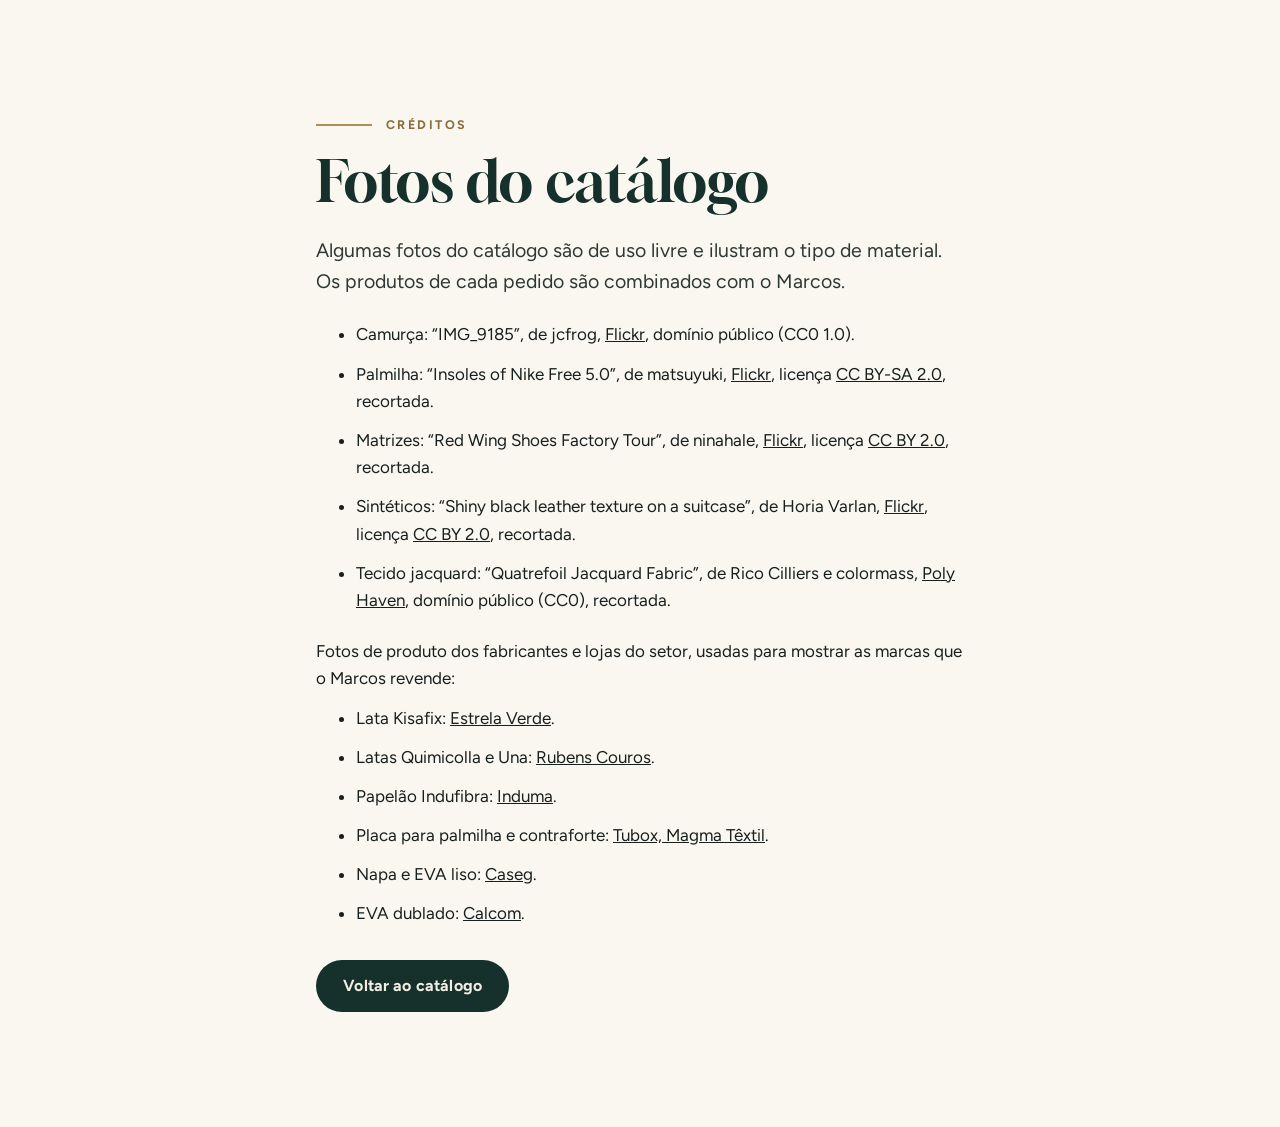
<file: creditos/index.html>
<!doctype html>
<html lang="pt-BR">
<head>
<meta charset="utf-8">
<meta name="viewport" content="width=device-width,initial-scale=1">
<meta name="robots" content="noindex">
<title>Créditos das fotos · Marcos Rodrigues</title>
<link rel="icon" href="/assets/icones/mr-32.png" type="image/png" sizes="32x32">
<link rel="stylesheet" href="/assets/fontes/fontes.css?v=1">
<link rel="stylesheet" href="/assets/mr.css?v=10">
</head>
<body>
<main class="section section--paper">
  <div class="wrap" style="max-width:760px">
    <p class="eyebrow"><span class="rule"></span>Créditos</p>
    <h1 style="margin:16px 0 24px;font-size:var(--t-h2);color:var(--pine)">Fotos do catálogo</h1>
    <p class="lede">Algumas fotos do catálogo são de uso livre e ilustram o tipo de material. Os produtos de cada pedido são combinados com o Marcos.</p>
    <ul style="margin-top:24px;display:grid;gap:12px">
      <li>Camurça: “IMG_9185”, de jcfrog, <a href="https://www.flickr.com/photos/21717345@N03/7636490736">Flickr</a>, domínio público (CC0 1.0).</li>
      <li>Palmilha: “Insoles of Nike Free 5.0”, de matsuyuki, <a href="https://www.flickr.com/photos/12173213@N00/495935080">Flickr</a>, licença <a href="https://creativecommons.org/licenses/by-sa/2.0/">CC BY-SA 2.0</a>, recortada.</li>
      <li>Matrizes: “Red Wing Shoes Factory Tour”, de ninahale, <a href="https://www.flickr.com/photos/94693506@N00/4643248929">Flickr</a>, licença <a href="https://creativecommons.org/licenses/by/2.0/">CC BY 2.0</a>, recortada.</li>
      <li>Sintéticos: “Shiny black leather texture on a suitcase”, de Horia Varlan, <a href="https://www.flickr.com/photos/10361931@N06/4268924216">Flickr</a>, licença <a href="https://creativecommons.org/licenses/by/2.0/">CC BY 2.0</a>, recortada.</li>
      <li>Tecido jacquard: “Quatrefoil Jacquard Fabric”, de Rico Cilliers e colormass, <a href="https://polyhaven.com/a/quatrefoil_jacquard_fabric">Poly Haven</a>, domínio público (CC0), recortada.</li>
    </ul>
    <p style="margin-top:24px">Fotos de produto dos fabricantes e lojas do setor, usadas para mostrar as marcas que o Marcos revende:</p>
    <ul style="margin-top:12px;display:grid;gap:12px">
      <li>Lata Kisafix: <a href="https://www.estrelaverde.com.br/cola-kisafix-pvc-pu-ne-couro-extra-kfpnec-lt7">Estrela Verde</a>.</li>
      <li>Latas Quimicolla e Una: <a href="https://www.rubenscouros.com.br/adesivos">Rubens Couros</a>.</li>
      <li>Papelão Indufibra: <a href="https://www.induma.com.br/calcadista/">Induma</a>.</li>
      <li>Placa para palmilha e contraforte: <a href="https://www.magmatextil.com.br/tubox/homebr/">Tubox, Magma Têxtil</a>.</li>
      <li>Napa e EVA liso: <a href="https://www.caseg.com.br/produtos/eva">Caseg</a>.</li>
      <li>EVA dublado: <a href="https://www.lojacalcom.com.br/BorrachaEVApPalmilhaPreto-Placa/prod-9780605/">Calcom</a>.</li>
    </ul>
    <p style="margin-top:32px"><a class="btn btn--pine" href="/produtos/">Voltar ao catálogo</a></p>
  </div>
</main>
</body>
</html>
</file>
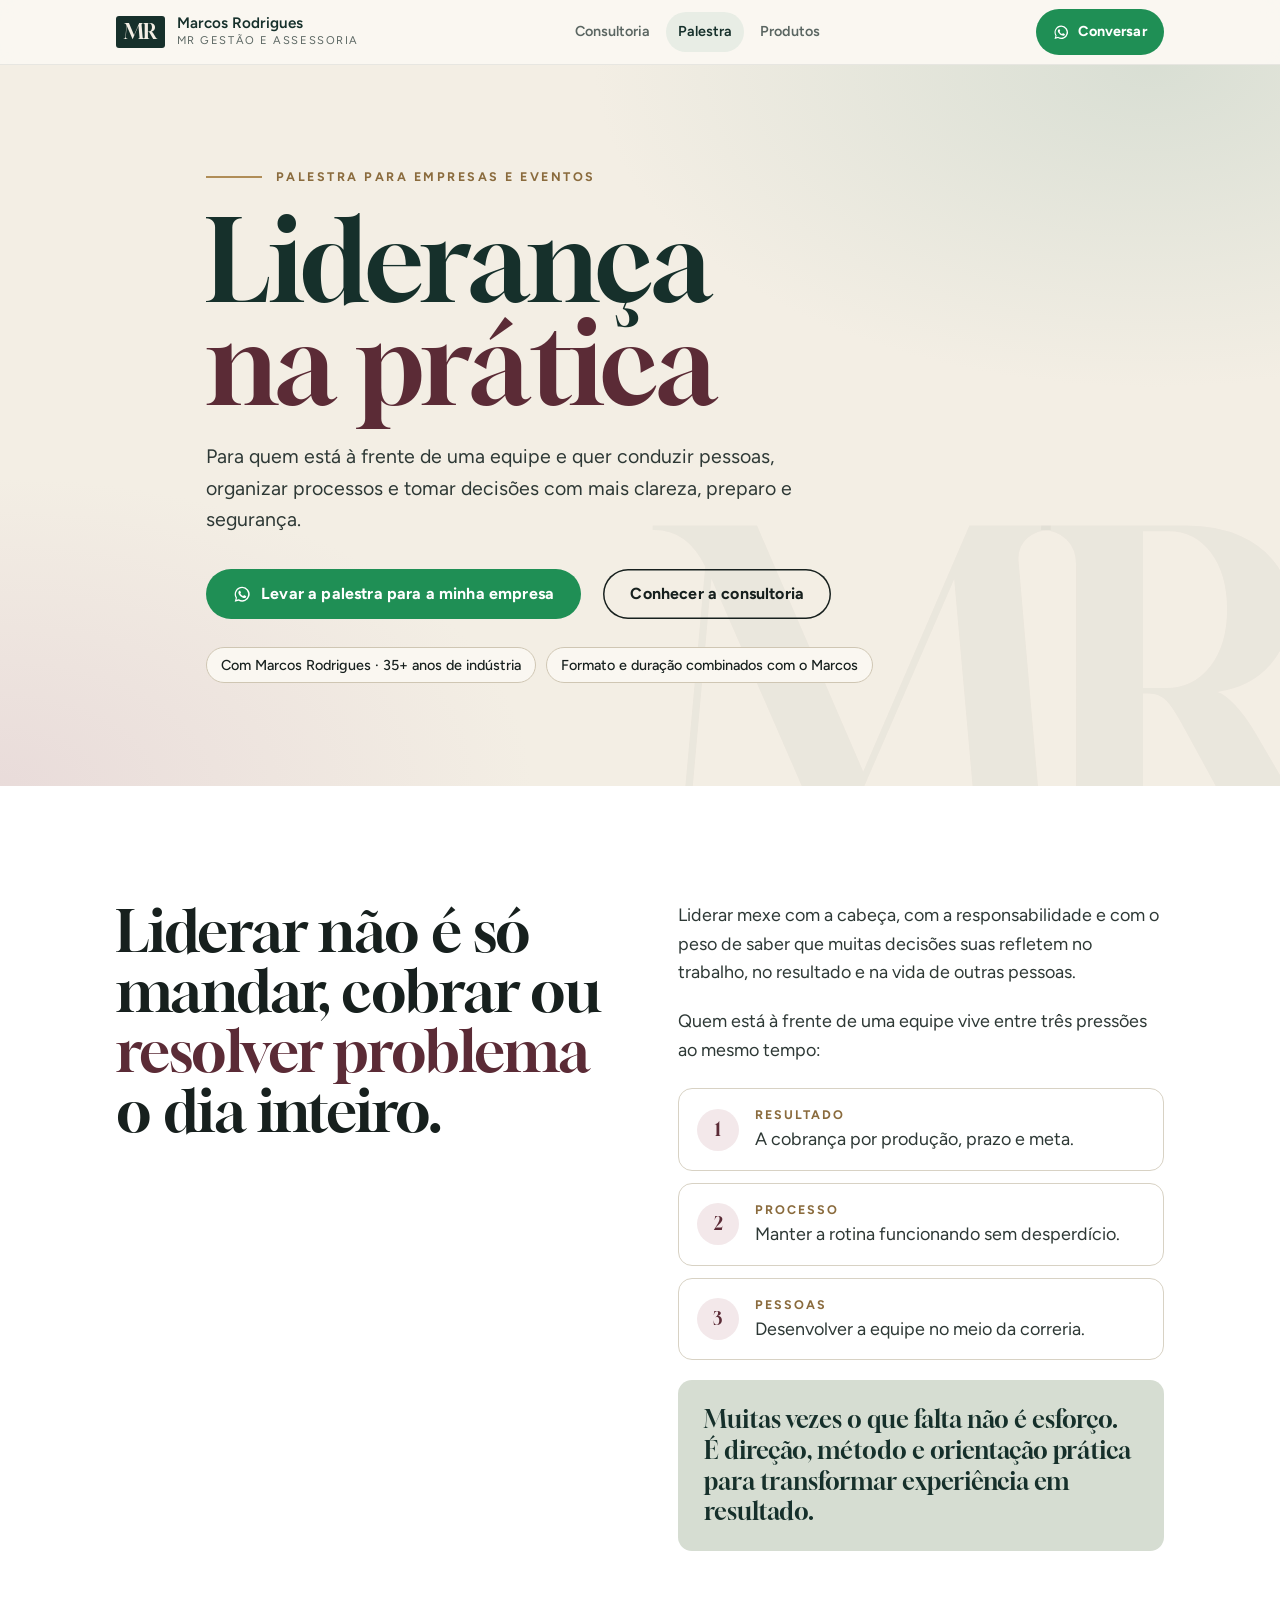
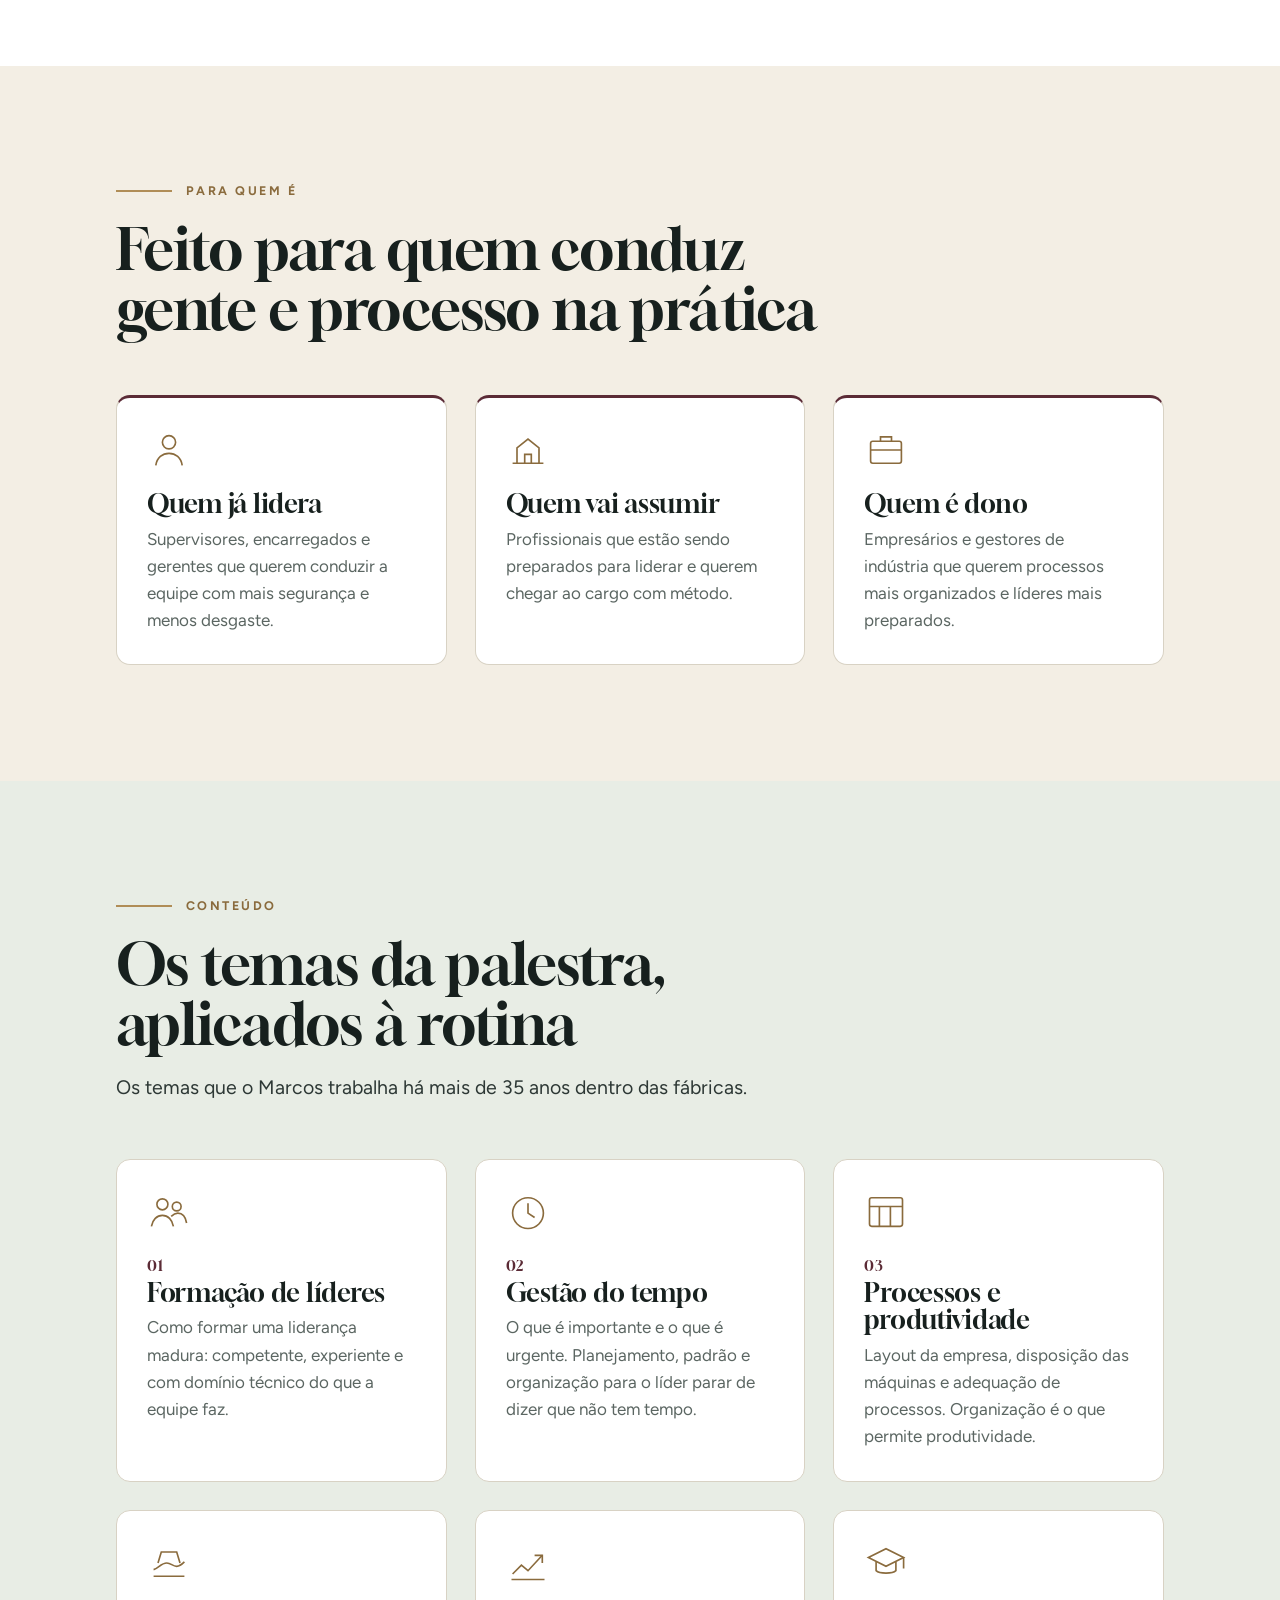
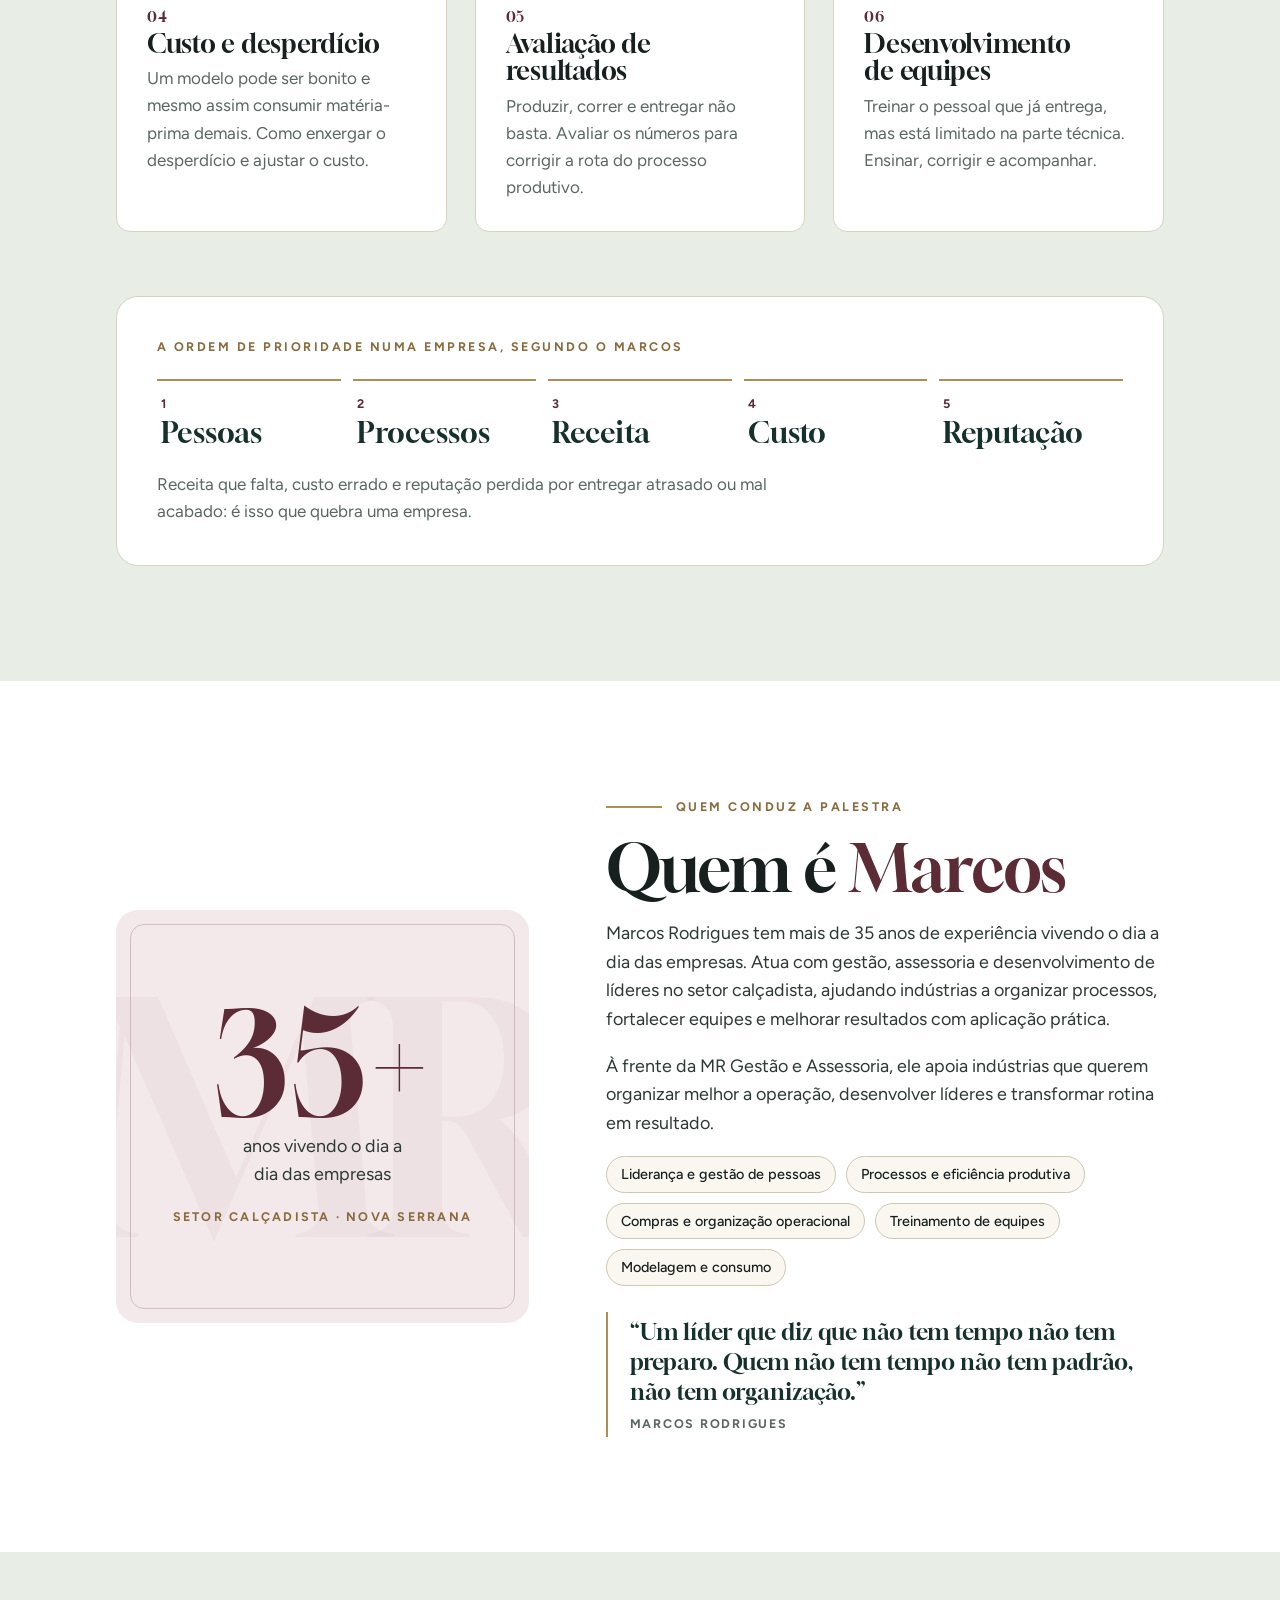
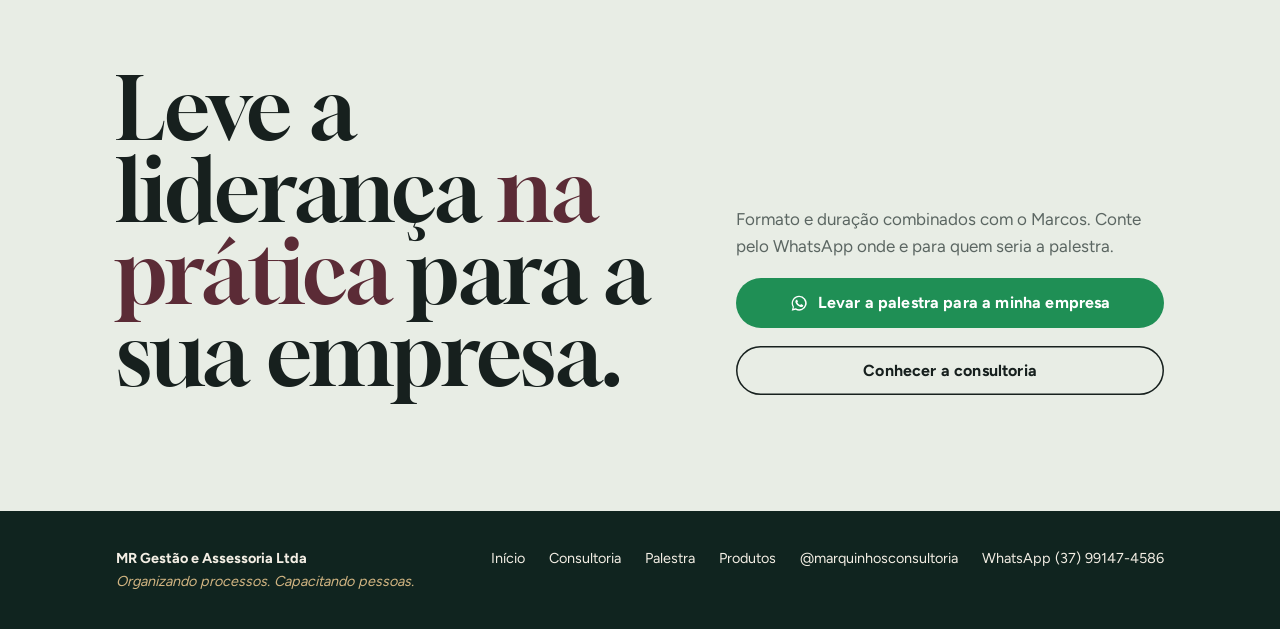
<file: imersao/index.html>
<!doctype html>
<html lang="pt-BR">
<head>
<meta charset="utf-8">
<meta name="viewport" content="width=device-width,initial-scale=1">
<meta name="robots" content="noindex">
<title>Palestra Liderança na prática · Marcos Rodrigues</title>
<link rel="canonical" href="https://marcosconsultoria.com.br/palestra/">
<meta http-equiv="refresh" content="0; url=/palestra/">
<script>location.replace("/palestra/")</script>
<style>body{font:18px/1.5 system-ui,sans-serif;margin:0;padding:48px 24px;background:#FAF7F1;color:#16302B}a{color:#5B2B36}</style>
</head>
<body>
<p>A imersão foi substituída pela palestra. <a href="/palestra/">Ver a palestra</a></p>
</body>
</html>
</file>
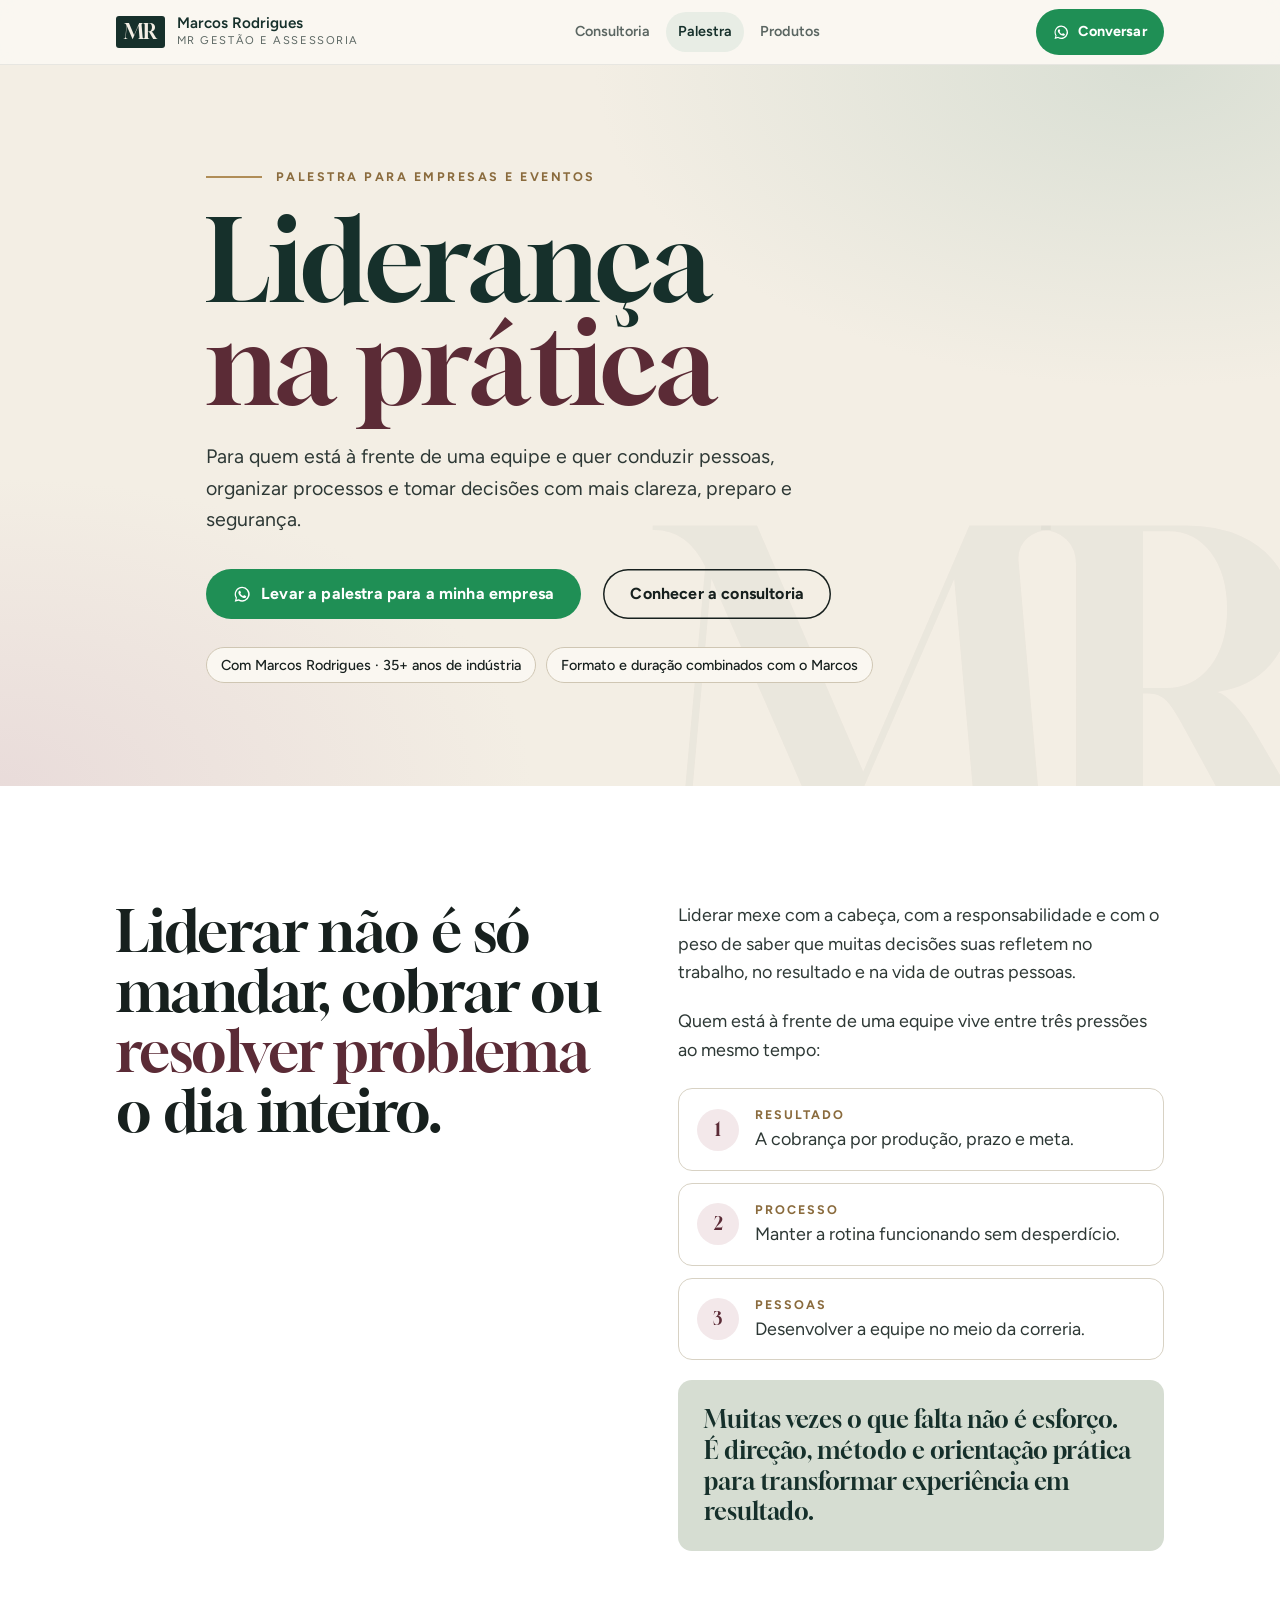
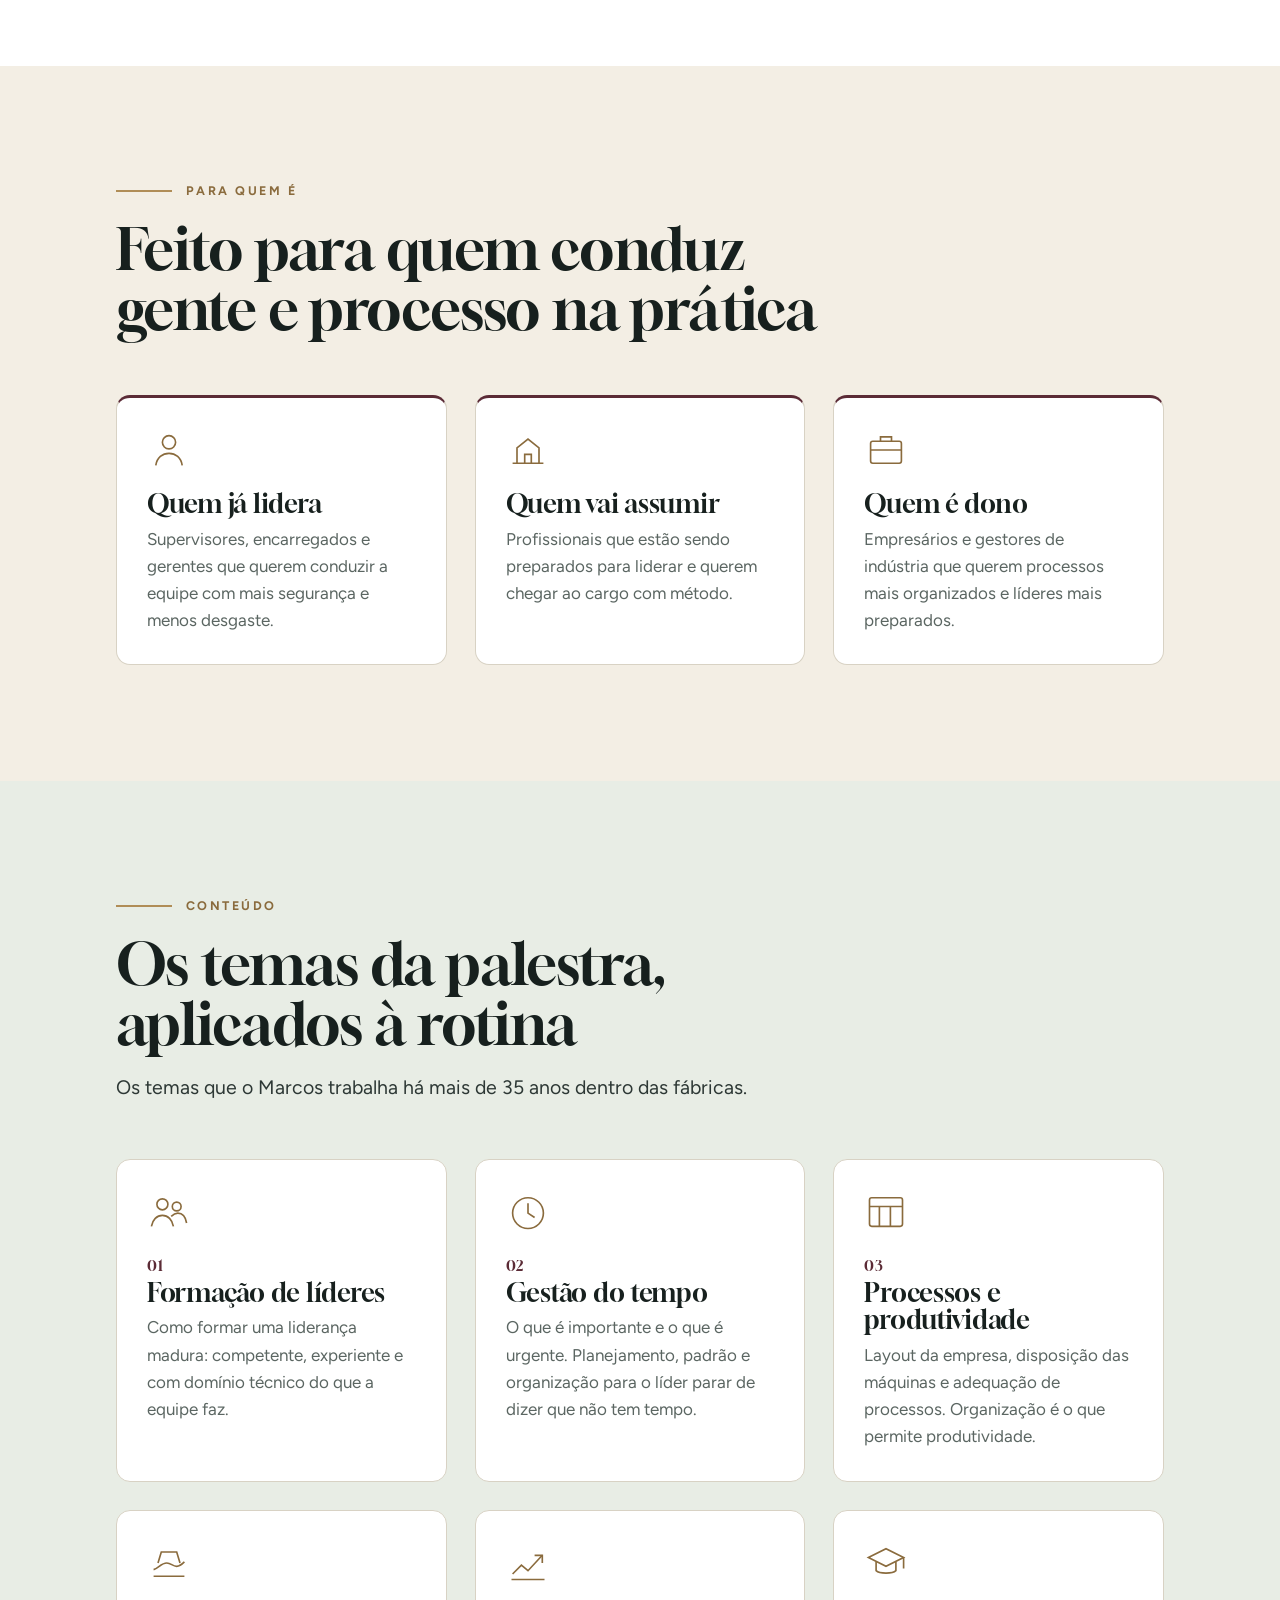
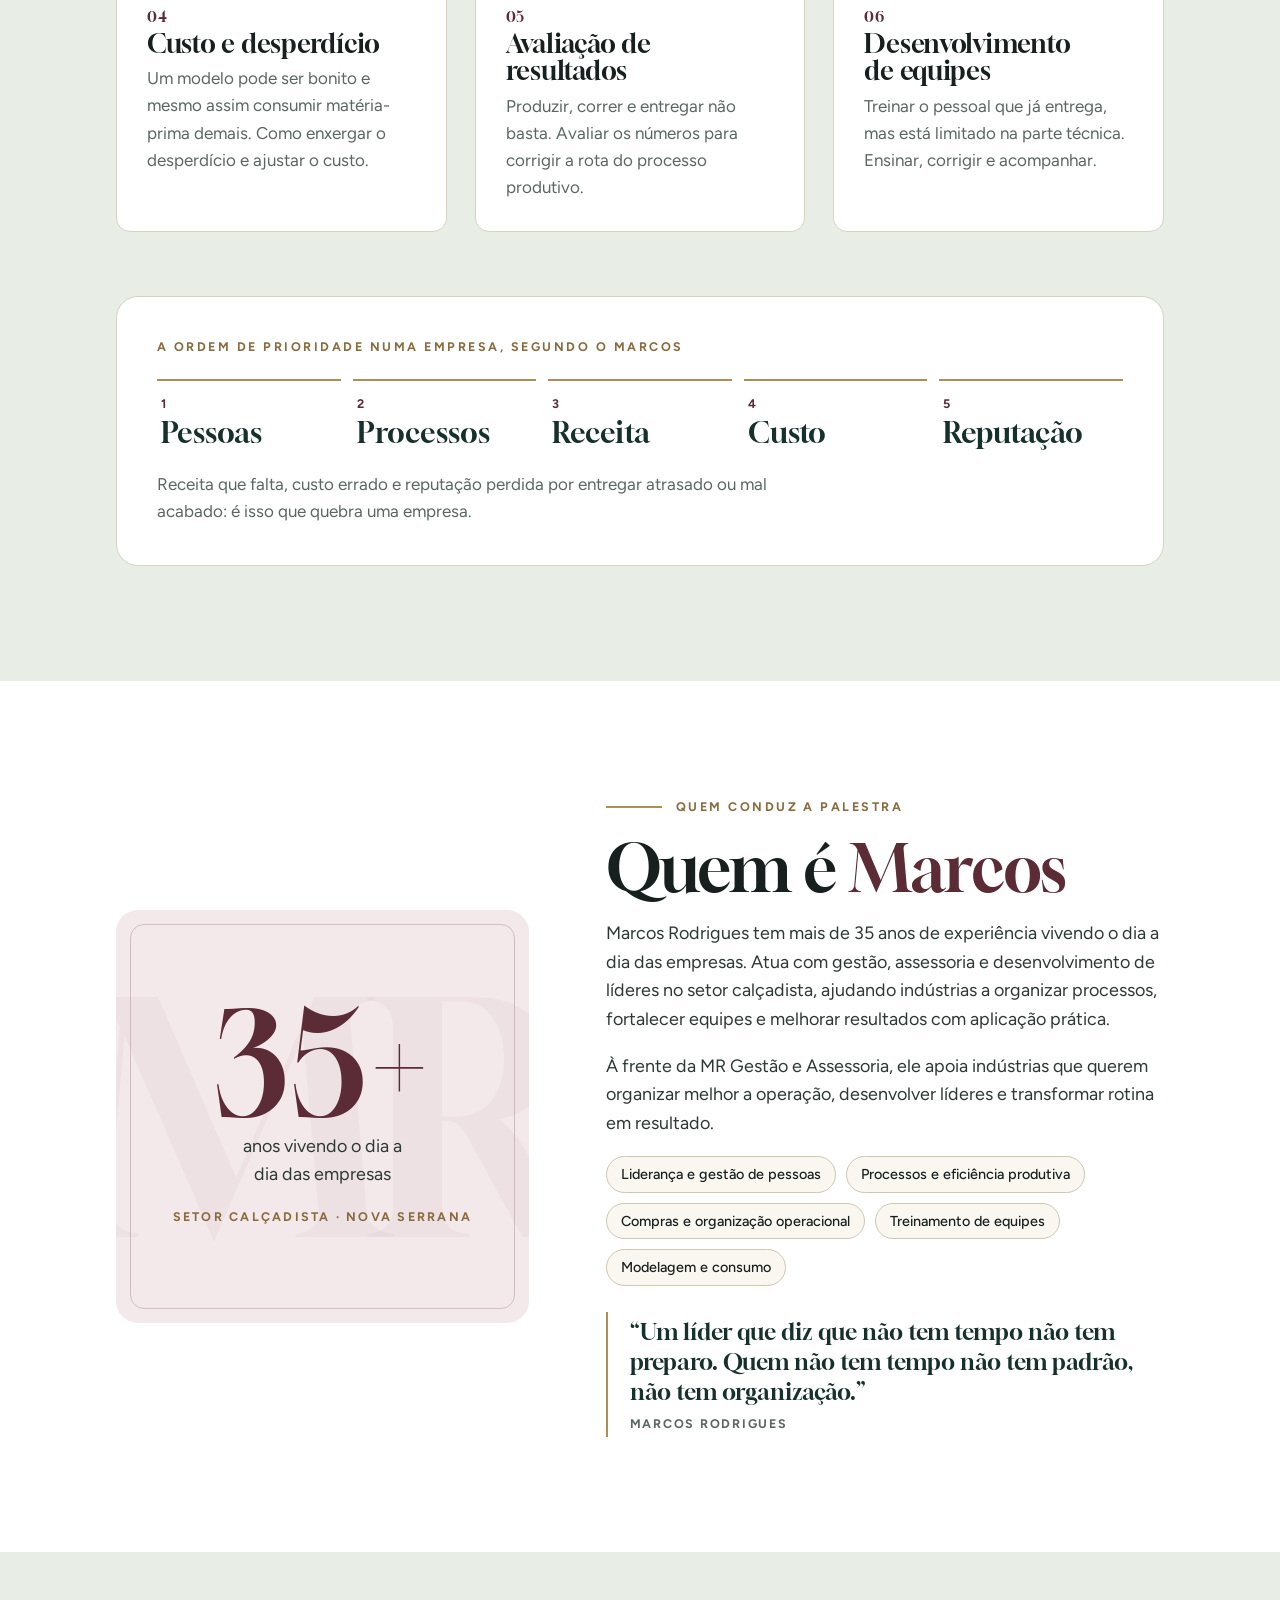
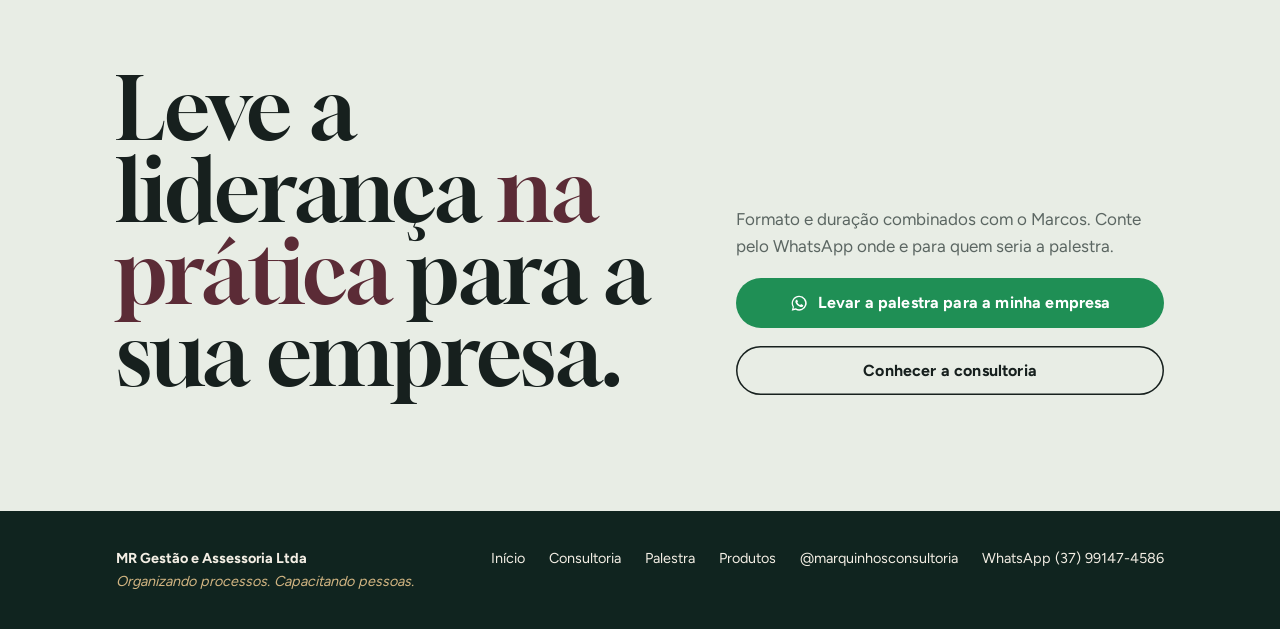
<file: palestra/index.html>
<!doctype html>
<html lang="pt-BR">
<head>
<meta charset="utf-8">
<meta name="viewport" content="width=device-width,initial-scale=1,viewport-fit=cover">
<title>Palestra de liderança para fábricas · Marcos Rodrigues · Nova Serrana, MG</title>
<meta name="description" content="Palestra de liderança na prática com Marcos Rodrigues, mais de 35 anos de experiência na indústria, para levar à sua empresa ou ao seu evento. Pessoas, processos e resultado. Formato e duração combinados com o Marcos.">
<meta property="og:type" content="website">
<meta property="og:site_name" content="Marcos Rodrigues · MR Gestão e Assessoria">
<meta property="og:locale" content="pt_BR">
<meta property="og:url" content="https://marcosconsultoria.com.br/palestra/">
<meta property="og:title" content="Palestra Liderança na prática · Marcos Rodrigues">
<meta property="og:description" content="Palestra de liderança para levar à sua empresa ou ao seu evento: pessoas, processos e resultado, com quem vive o dia a dia das fábricas há mais de 35 anos.">
<meta property="og:image" content="https://marcosconsultoria.com.br/assets/og-palestra.png?v=1">
<meta property="og:image:type" content="image/png">
<meta property="og:image:width" content="1200">
<meta property="og:image:height" content="630">
<meta property="og:image:alt" content="Palestra Liderança na prática com Marcos Rodrigues">
<meta name="twitter:card" content="summary_large_image">
<meta name="twitter:title" content="Palestra Liderança na prática · Marcos Rodrigues">
<meta name="twitter:description" content="Palestra de liderança para levar à sua empresa ou ao seu evento: pessoas, processos e resultado, com quem vive o dia a dia das fábricas há mais de 35 anos.">
<meta name="twitter:image" content="https://marcosconsultoria.com.br/assets/og-palestra.png?v=1">
<meta name="theme-color" content="#FAF7F1">
<link rel="icon" href="/assets/icones/mr-32.png" type="image/png" sizes="32x32">
<link rel="apple-touch-icon" href="/assets/icones/mr-180.png">
<link rel="manifest" href="/site.webmanifest">
<link rel="canonical" href="https://marcosconsultoria.com.br/palestra/">
<meta name="apple-mobile-web-app-title" content="Marcos MR">
<meta name="application-name" content="Marcos MR">
<link rel="preload" href="/assets/fontes/gloock-latin.woff2" as="font" type="font/woff2" crossorigin>
<link rel="preload" href="/assets/fontes/figtree-latin.woff2" as="font" type="font/woff2" crossorigin>
<link rel="stylesheet" href="/assets/fontes/fontes.css?v=1">
<link rel="stylesheet" href="/assets/mr.css?v=10">
<script>document.documentElement.classList.add("js")</script>
<style>
/* ---------- Palestra (24/11/2026): substitui a imersão, que foi cancelada ---------- */
/* topo da página */
.hero{position:relative;overflow:hidden;background:var(--cream);color:var(--ink)}
.hero::before{content:"";position:absolute;inset:0;pointer-events:none;background:radial-gradient(900px 520px at 90% 0%,rgba(214,221,210,.9),transparent 62%),radial-gradient(760px 440px at 0% 100%,rgba(226,207,211,.6),transparent 70%)}
.hero::after{content:"MR";position:absolute;right:-.06em;bottom:-.28em;font-family:var(--f-display);font-size:clamp(14rem,34vw,30rem);line-height:1;letter-spacing:-.06em;color:rgba(22,48,43,.035);pointer-events:none}
.hero .wrap{position:relative;z-index:1;display:grid;grid-template-columns:minmax(0,1.25fr) minmax(0,.85fr);gap:clamp(32px,5vw,72px);align-items:center;padding-block:clamp(48px,8vw,104px)}
.hero h1{font-size:var(--t-h1);line-height:.92;margin-top:22px}
.hero h1 span{display:block}
.hero h1{color:var(--pine)}
.hero h1 em{font-style:normal;color:var(--wine)}
.hero .lede{margin-top:26px;max-width:36ch}
.hero-cta{margin-top:34px;display:flex;flex-wrap:wrap;align-items:center;gap:14px 22px}
.hero-chips{margin-top:28px}
.hero-copy > *{animation:rise .8s var(--ease) both}
.hero-copy > :nth-child(2){animation-delay:.08s}
.hero-copy > :nth-child(3){animation-delay:.16s}
.hero-copy > :nth-child(4){animation-delay:.24s}
.hero-copy > :nth-child(5){animation-delay:.32s}
@keyframes rise{from{opacity:.001;transform:translateY(16px)}to{opacity:1;transform:none}}
/* dor */
.pain .wrap{display:grid;grid-template-columns:minmax(0,1fr) minmax(0,1fr);gap:clamp(32px,6vw,90px);align-items:start}
.pain h2{font-size:var(--t-h2)}
.pain-text{display:grid;gap:20px;font-size:var(--t-lg);color:var(--ink-2)}
.press{display:grid;gap:12px;margin:4px 0 0;padding:0;list-style:none}
.press li{display:grid;grid-template-columns:auto minmax(0,1fr);gap:16px;align-items:center;padding:16px 18px;border-radius:var(--r-md);background:var(--white);border:1px solid var(--line);transition:transform var(--dur) var(--ease),border-color var(--dur)}
.press li:hover{transform:translateX(4px);border-color:var(--brass)}
.press b{display:grid;place-items:center;width:42px;height:42px;border-radius:50%;background:var(--rose-lt);color:var(--wine);font-family:var(--f-display);font-weight:400;font-size:1.1rem}
.press span{display:block;font-size:var(--t-xs);font-weight:700;letter-spacing:.16em;text-transform:uppercase;color:var(--brass-dk)}
.pull{padding:24px 26px;border-radius:var(--r-md);background:var(--sage);font-family:var(--f-display);font-size:clamp(1.3rem,2.4vw,1.5rem);line-height:1.28;color:var(--pine)}

/* prioridades */
.prio{margin-top:clamp(40px,6vw,64px);padding:clamp(24px,4vw,40px);border-radius:var(--r-lg);background:var(--white);border:1px solid var(--line)}
.prio ol{list-style:none;margin:22px 0 0;padding:0;display:grid;grid-template-columns:repeat(5,minmax(0,1fr));gap:12px;counter-reset:p}
.prio li{position:relative;padding:16px 4px 0;border-top:2px solid var(--brass);font-family:var(--f-display);font-size:clamp(1.2rem,2.4vw,1.8rem);line-height:1.1;color:var(--pine)}
.prio li b{display:block;margin-bottom:6px;font-family:var(--f-body);font-size:.78rem;font-weight:700;letter-spacing:.1em;color:var(--wine)}
.prio .note{margin-top:22px;color:var(--muted);max-width:62ch}
@media (max-width:640px){.prio ol{grid-template-columns:1fr 1fr}.prio li:last-child{grid-column:span 2}}
/* quem conduz */
.about .wrap{display:grid;grid-template-columns:minmax(0,.85fr) minmax(0,1.15fr);gap:clamp(32px,6vw,88px);align-items:center}
.badge-card{position:relative;isolation:isolate;display:grid;gap:10px;place-content:center;aspect-ratio:1/1;padding:clamp(28px,5vw,48px);border-radius:var(--r-lg);background:var(--rose-lt);color:var(--wine);text-align:center;overflow:hidden}
.badge-card::before{content:"";position:absolute;inset:14px;border:1.5px solid rgba(91,43,54,.22);border-radius:calc(var(--r-lg) - 8px);z-index:-1}
.badge-card::after{content:"MR";position:absolute;left:50%;top:50%;transform:translate(-50%,-50%);font-family:var(--f-display);font-size:clamp(12rem,28vw,20rem);line-height:1;letter-spacing:-.06em;color:rgba(91,43,54,.035);z-index:-1}
.badge-card .n{font-family:var(--f-display);font-size:clamp(6rem,14vw,9rem);line-height:.8;color:var(--wine)}
.badge-card .l{font-size:var(--t-lg);color:var(--ink-2);max-width:16ch;margin-inline:auto}
.badge-card .sec{font-size:var(--t-xs);font-weight:700;letter-spacing:.18em;text-transform:uppercase;color:var(--brass-dk);margin-top:8px}
.about-text{display:grid;gap:18px}
.about-text h2{font-size:clamp(2.6rem,5.4vw,4rem)}
.about-text p:not(.eyebrow){font-size:var(--t-lg);color:var(--ink-2);max-width:58ch}
.quote{margin:8px 0 0;padding:4px 0 4px 22px;border-left:2px solid var(--brass);font-family:var(--f-display);font-size:clamp(1.25rem,2.4vw,1.45rem);line-height:1.3;color:var(--pine)}
.quote cite{display:block;margin-top:10px;font-family:var(--f-body);font-style:normal;font-size:var(--t-xs);font-weight:700;letter-spacing:.14em;text-transform:uppercase;color:var(--muted)}
@media (max-width:760px){.about .wrap{grid-template-columns:1fr}.badge-card{aspect-ratio:auto;padding-block:48px}}
/* chamada final */
.final .wrap{display:grid;grid-template-columns:minmax(0,1.3fr) minmax(0,1fr);gap:clamp(28px,5vw,72px);align-items:end}
.final h2{font-size:clamp(2.8rem,7vw,5.4rem);line-height:.95}
.final-box{display:grid;gap:18px}
.final-box .btn{width:100%}
.hero .wrap{grid-template-columns:minmax(0,1fr);max-width:980px}
.hero .lede{max-width:46ch}
@media (max-width:960px){.pain .wrap,.final .wrap{grid-template-columns:1fr}}
@media (max-width:640px){.hero-cta .btn{width:100%}.hero-cta{gap:10px}.hero{--pad:0}}
.btn{min-height:46px}

</style>
<script type="application/ld+json">
{
 "@context": "https://schema.org",
 "@type": "Service",
 "@id": "https://marcosconsultoria.com.br/palestra/#servico",
 "name": "Palestra Liderança na prática",
 "serviceType": "Palestra de liderança",
 "description": "Palestra de liderança com Marcos Rodrigues para empresas e eventos: formação de líderes, gestão do tempo, processos, custo, avaliação de resultados e desenvolvimento de equipes.",
 "url": "https://marcosconsultoria.com.br/palestra/",
 "provider": {"@type": "ProfessionalService", "@id": "https://marcosconsultoria.com.br/#mr", "name": "MR Gestão e Assessoria", "url": "https://marcosconsultoria.com.br/"},
 "areaServed": {"@type": "City", "name": "Nova Serrana"}
}
</script>
</head>
<body>

<header class="top">
  <div class="wrap">
    <a class="brand" href="/" aria-label="MR Gestão e Assessoria, página inicial">
      <span class="mark">MR</span>
      <span class="brand-txt"><strong>Marcos Rodrigues</strong><small>MR Gestão e Assessoria</small></span>
    </a>
    <nav class="nav" aria-label="Páginas">
      <a href="/consultoria/">Consultoria</a>
      <a class="is-on" href="/palestra/" aria-current="page">Palestra</a>
      <a href="/produtos/">Produtos</a>
    </nav>
    <div class="top-cta">
      <a class="btn btn--wa btn--sm" data-wa="Olá, Marcos! Vim pelo site e quero conversar." href="https://wa.me/5537991474586"><svg aria-hidden="true"><use href="#i-wa"/></svg>Conversar</a>
      <button class="menu-btn" type="button" aria-expanded="false" aria-controls="menu" aria-label="Abrir menu"><span></span></button>
    </div>
  </div>
  <nav class="menu" id="menu" aria-label="Menu">
    <a href="/consultoria/">Consultoria</a>
    <a href="/palestra/" aria-current="page">Palestra</a>
    <a href="/produtos/">Produtos</a>
  </nav>
</header>

<main id="inicio">

  <section class="hero" data-hero>
    <div class="wrap">
      <div class="hero-copy">
        <p class="eyebrow"><span class="rule" aria-hidden="true"></span>Palestra para empresas e eventos</p>
        <h1><span>Liderança</span><span><em>na prática</em></span></h1>
        <p class="lede">Para quem está à frente de uma equipe e quer conduzir pessoas, organizar processos e tomar decisões com mais clareza, preparo e segurança.</p>
        <div class="hero-cta">
          <a class="btn btn--wa" data-wa="Olá, Marcos! Vim pelo site e quero levar a palestra Liderança na prática para a minha empresa." href="https://wa.me/5537991474586"><svg aria-hidden="true"><use href="#i-wa"/></svg>Levar a palestra para a minha empresa</a>
          <a class="btn btn--ghost" href="/consultoria/">Conhecer a consultoria</a>
        </div>
        <ul class="chips hero-chips" aria-label="Destaques">
          <li class="chip">Com Marcos Rodrigues · 35+ anos de indústria</li>
          <li class="chip">Formato e duração combinados com o Marcos</li>
        </ul>
      </div>
    </div>
  </section>

  <!-- DOR -->
  <section class="section section--white pain">
    <div class="wrap">
      <h2 class="reveal">Liderar não é só mandar, cobrar ou <span class="wine-txt">resolver problema</span> o dia inteiro.</h2>
      <div class="pain-text">
        <p class="reveal">Liderar mexe com a cabeça, com a responsabilidade e com o peso de saber que muitas decisões suas refletem no trabalho, no resultado e na vida de outras pessoas.</p>
        <p class="reveal">Quem está à frente de uma equipe vive entre três pressões ao mesmo tempo:</p>
        <ul class="press">
          <li class="reveal" style="--i:0"><b>1</b><div><span>Resultado</span>A cobrança por produção, prazo e meta.</div></li>
          <li class="reveal" style="--i:1"><b>2</b><div><span>Processo</span>Manter a rotina funcionando sem desperdício.</div></li>
          <li class="reveal" style="--i:2"><b>3</b><div><span>Pessoas</span>Desenvolver a equipe no meio da correria.</div></li>
        </ul>
        <p class="pull reveal">Muitas vezes o que falta não é esforço. É direção, método e orientação prática para transformar experiência em resultado.</p>
      </div>
    </div>
  </section>

  <!-- PARA QUEM É -->
  <section class="section section--cream">
    <div class="wrap">
      <div class="sec-head reveal">
        <p class="eyebrow"><span class="rule" aria-hidden="true"></span>Para quem é</p>
        <h2>Feito para quem conduz gente e processo na prática</h2>
      </div>
      <div class="grid g-3">
        <article class="card card--top card--lift reveal" style="--i:0">
          <svg class="ico" viewBox="0 0 40 40" aria-hidden="true"><circle cx="20" cy="13" r="6"/><path d="M8 34c1-7 6-11 12-11s11 4 12 11"/></svg>
          <h3>Quem já lidera</h3>
          <p class="muted">Supervisores, encarregados e gerentes que querem conduzir a equipe com mais segurança e menos desgaste.</p>
        </article>
        <article class="card card--top card--lift reveal" style="--i:1">
          <svg class="ico" viewBox="0 0 40 40" aria-hidden="true"><path d="M6 32h28M10 32V18l10-8 10 8v14"/><path d="M17 32v-8h6v8"/></svg>
          <h3>Quem vai assumir</h3>
          <p class="muted">Profissionais que estão sendo preparados para liderar e querem chegar ao cargo com método.</p>
        </article>
        <article class="card card--top card--lift reveal" style="--i:2">
          <svg class="ico" viewBox="0 0 40 40" aria-hidden="true"><rect x="6" y="12" width="28" height="20" rx="2"/><path d="M15 12V8h10v4M6 20h28"/></svg>
          <h3>Quem é dono</h3>
          <p class="muted">Empresários e gestores de indústria que querem processos mais organizados e líderes mais preparados.</p>
        </article>
      </div>
    </div>
  </section>


  <!-- CONTEÚDO -->
  <section class="section section--sage" id="conteudo">
    <div class="wrap">
      <div class="sec-head reveal">
        <p class="eyebrow"><span class="rule" aria-hidden="true"></span>Conteúdo</p>
        <h2>Os temas da palestra, aplicados à rotina</h2>
        <p class="lede">Os temas que o Marcos trabalha há mais de 35 anos dentro das fábricas.</p>
      </div>
      <div class="grid g-3">
        <article class="card card--lift reveal" style="--i:0">
          <svg class="ico" viewBox="0 0 40 40" aria-hidden="true"><circle cx="14" cy="13" r="5"/><circle cx="27" cy="15" r="4"/><path d="M4 33c1-6 5-10 10-10s9 4 10 10M22 24c2-2 4-3 6-3 4 0 7 3 8 9"/></svg>
          <span class="num">01</span>
          <h3>Formação de líderes</h3>
          <p class="muted">Como formar uma liderança madura: competente, experiente e com domínio técnico do que a equipe faz.</p>
        </article>
        <article class="card card--lift reveal" style="--i:1">
          <svg class="ico" viewBox="0 0 40 40" aria-hidden="true"><circle cx="20" cy="21" r="14"/><path d="M20 12v9l6 4"/></svg>
          <span class="num">02</span>
          <h3>Gestão do tempo</h3>
          <p class="muted">O que é importante e o que é urgente. Planejamento, padrão e organização para o líder parar de dizer que não tem tempo.</p>
        </article>
        <article class="card card--lift reveal" style="--i:2">
          <svg class="ico" viewBox="0 0 40 40" aria-hidden="true"><rect x="5" y="7" width="30" height="26" rx="2"/><path d="M5 15h30M14 15v18M24 15v18"/></svg>
          <span class="num">03</span>
          <h3>Processos e produtividade</h3>
          <p class="muted">Layout da empresa, disposição das máquinas e adequação de processos. Organização é o que permite produtividade.</p>
        </article>
        <article class="card card--lift reveal" style="--i:0">
          <svg class="ico" viewBox="0 0 40 40" aria-hidden="true"><path d="M6 26c4-1 7-6 12-6 4 0 5 3 9 3 3 0 5-2 7-4M6 32h28"/><path d="M10 20l3-10h14l3 10"/></svg>
          <span class="num">04</span>
          <h3>Custo e desperdício</h3>
          <p class="muted">Um modelo pode ser bonito e mesmo assim consumir matéria-prima demais. Como enxergar o desperdício e ajustar o custo.</p>
        </article>
        <article class="card card--lift reveal" style="--i:1">
          <svg class="ico" viewBox="0 0 40 40" aria-hidden="true"><path d="M6 30l8-8 6 5 13-14"/><path d="M26 13h7v7"/><path d="M5 35h30"/></svg>
          <span class="num">05</span>
          <h3>Avaliação de resultados</h3>
          <p class="muted">Produzir, correr e entregar não basta. Avaliar os números para corrigir a rota do processo produtivo.</p>
        </article>
        <article class="card card--lift reveal" style="--i:2">
          <svg class="ico" viewBox="0 0 40 40" aria-hidden="true"><path d="M4 15l16-8 16 8-16 8z"/><path d="M11 19v8c3 3 15 3 18 0v-8"/><path d="M36 15v10"/></svg>
          <span class="num">06</span>
          <h3>Desenvolvimento de equipes</h3>
          <p class="muted">Treinar o pessoal que já entrega, mas está limitado na parte técnica. Ensinar, corrigir e acompanhar.</p>
        </article>
      </div>

      <div class="prio reveal">
        <p class="eyebrow">A ordem de prioridade numa empresa, segundo o Marcos</p>
        <ol>
          <li class="reveal" style="--i:0"><b>1</b>Pessoas</li>
          <li class="reveal" style="--i:1"><b>2</b>Processos</li>
          <li class="reveal" style="--i:2"><b>3</b>Receita</li>
          <li class="reveal" style="--i:3"><b>4</b>Custo</li>
          <li class="reveal" style="--i:4"><b>5</b>Reputação</li>
        </ol>
        <p class="note">Receita que falta, custo errado e reputação perdida por entregar atrasado ou mal acabado: é isso que quebra uma empresa.</p>
      </div>
    </div>
  </section>

  <!-- QUEM CONDUZ -->
  <section class="section section--white about" id="marcos">
    <div class="wrap">
      <div class="badge-card reveal">
        <span class="n">35+</span>
        <span class="l">anos vivendo o dia a dia das empresas</span>
        <span class="sec">Setor calçadista · Nova Serrana</span>
      </div>
      <div class="about-text">
        <p class="eyebrow reveal"><span class="rule" aria-hidden="true"></span>Quem conduz a palestra</p>
        <h2 class="reveal">Quem é <span class="accent">Marcos</span></h2>
        <p class="reveal">Marcos Rodrigues tem mais de 35 anos de experiência vivendo o dia a dia das empresas. Atua com gestão, assessoria e desenvolvimento de líderes no setor calçadista, ajudando indústrias a organizar processos, fortalecer equipes e melhorar resultados com aplicação prática.</p>
        <p class="reveal">À frente da MR Gestão e Assessoria, ele apoia indústrias que querem organizar melhor a operação, desenvolver líderes e transformar rotina em resultado.</p>
        <ul class="chips reveal" aria-label="Áreas de atuação">
          <li class="chip">Liderança e gestão de pessoas</li>
          <li class="chip">Processos e eficiência produtiva</li>
          <li class="chip">Compras e organização operacional</li>
          <li class="chip">Treinamento de equipes</li>
          <li class="chip">Modelagem e consumo</li>
        </ul>
        <blockquote class="quote reveal">“Um líder que diz que não tem tempo não tem preparo. Quem não tem tempo não tem padrão, não tem organização.”<cite>Marcos Rodrigues</cite></blockquote>
      </div>
    </div>
  </section>

  <section class="section section--sage final">
    <div class="wrap">
      <h2 class="reveal">Leve a liderança <span class="accent">na prática</span> para a sua empresa.</h2>
      <div class="final-box reveal">
        <p class="muted">Formato e duração combinados com o Marcos. Conte pelo WhatsApp onde e para quem seria a palestra.</p>
        <a class="btn btn--wa" data-wa="Olá, Marcos! Vim pelo site e quero levar a palestra Liderança na prática para a minha empresa." href="https://wa.me/5537991474586"><svg aria-hidden="true"><use href="#i-wa"/></svg>Levar a palestra para a minha empresa</a>
        <a class="btn btn--ghost" href="/consultoria/">Conhecer a consultoria</a>
      </div>
    </div>
  </section>
</main>

<footer class="foot">
  <div class="wrap">
    <div>
      <strong style="color:var(--cream)">MR Gestão e Assessoria Ltda</strong><br>
      <span class="tag">Organizando processos. Capacitando pessoas.</span>
    </div>
    <div class="foot-links">
      <a href="/">Início</a>
      <a href="/consultoria/">Consultoria</a>
      <a href="/palestra/">Palestra</a>
      <a href="/produtos/">Produtos</a>
      <a href="https://www.instagram.com/marquinhosconsultoria/" target="_blank" rel="noopener">@marquinhosconsultoria</a>
      <a data-wa="Olá, Marcos! Vim pelo site." href="https://wa.me/5537991474586">WhatsApp (37) 99147-4586</a>
    </div>
  </div>
</footer>

<svg width="0" height="0" style="position:absolute" aria-hidden="true">
  <symbol id="i-wa" viewBox="0 0 32 32"><path fill="currentColor" d="M16 3a13 13 0 0 0-11.2 19.6L3 29l6.6-1.7A13 13 0 1 0 16 3zm0 23.6c-2 0-4-.6-5.7-1.6l-.4-.2-3.9 1 1-3.8-.3-.4A10.6 10.6 0 1 1 16 26.6zm5.8-7.9c-.3-.2-1.9-.9-2.2-1-.3-.1-.5-.2-.7.2l-1 1.2c-.2.2-.4.2-.7.1a8.7 8.7 0 0 1-4.3-3.8c-.3-.6.3-.5.9-1.7.1-.2 0-.4 0-.6l-1-2.4c-.3-.6-.5-.5-.7-.5h-.6c-.2 0-.6.1-.9.4-.3.3-1.2 1.1-1.2 2.8s1.2 3.2 1.4 3.4c.2.2 2.4 3.6 5.7 5 2.1.9 2.9 1 4 .8.6-.1 1.9-.8 2.2-1.5.3-.7.3-1.4.2-1.5-.1-.2-.3-.3-.6-.4z"/></symbol>
</svg>


<script src="/assets/mr.js?v=7"></script>
<script src="/assets/atualizar.js?v=1" data-fundo="#16302B" data-texto="#F3EEE4" data-botao="#B08D57" data-botao-texto="#16302B" data-borda="rgba(176,141,87,.5)" defer></script>
</body>
</html>
</file>
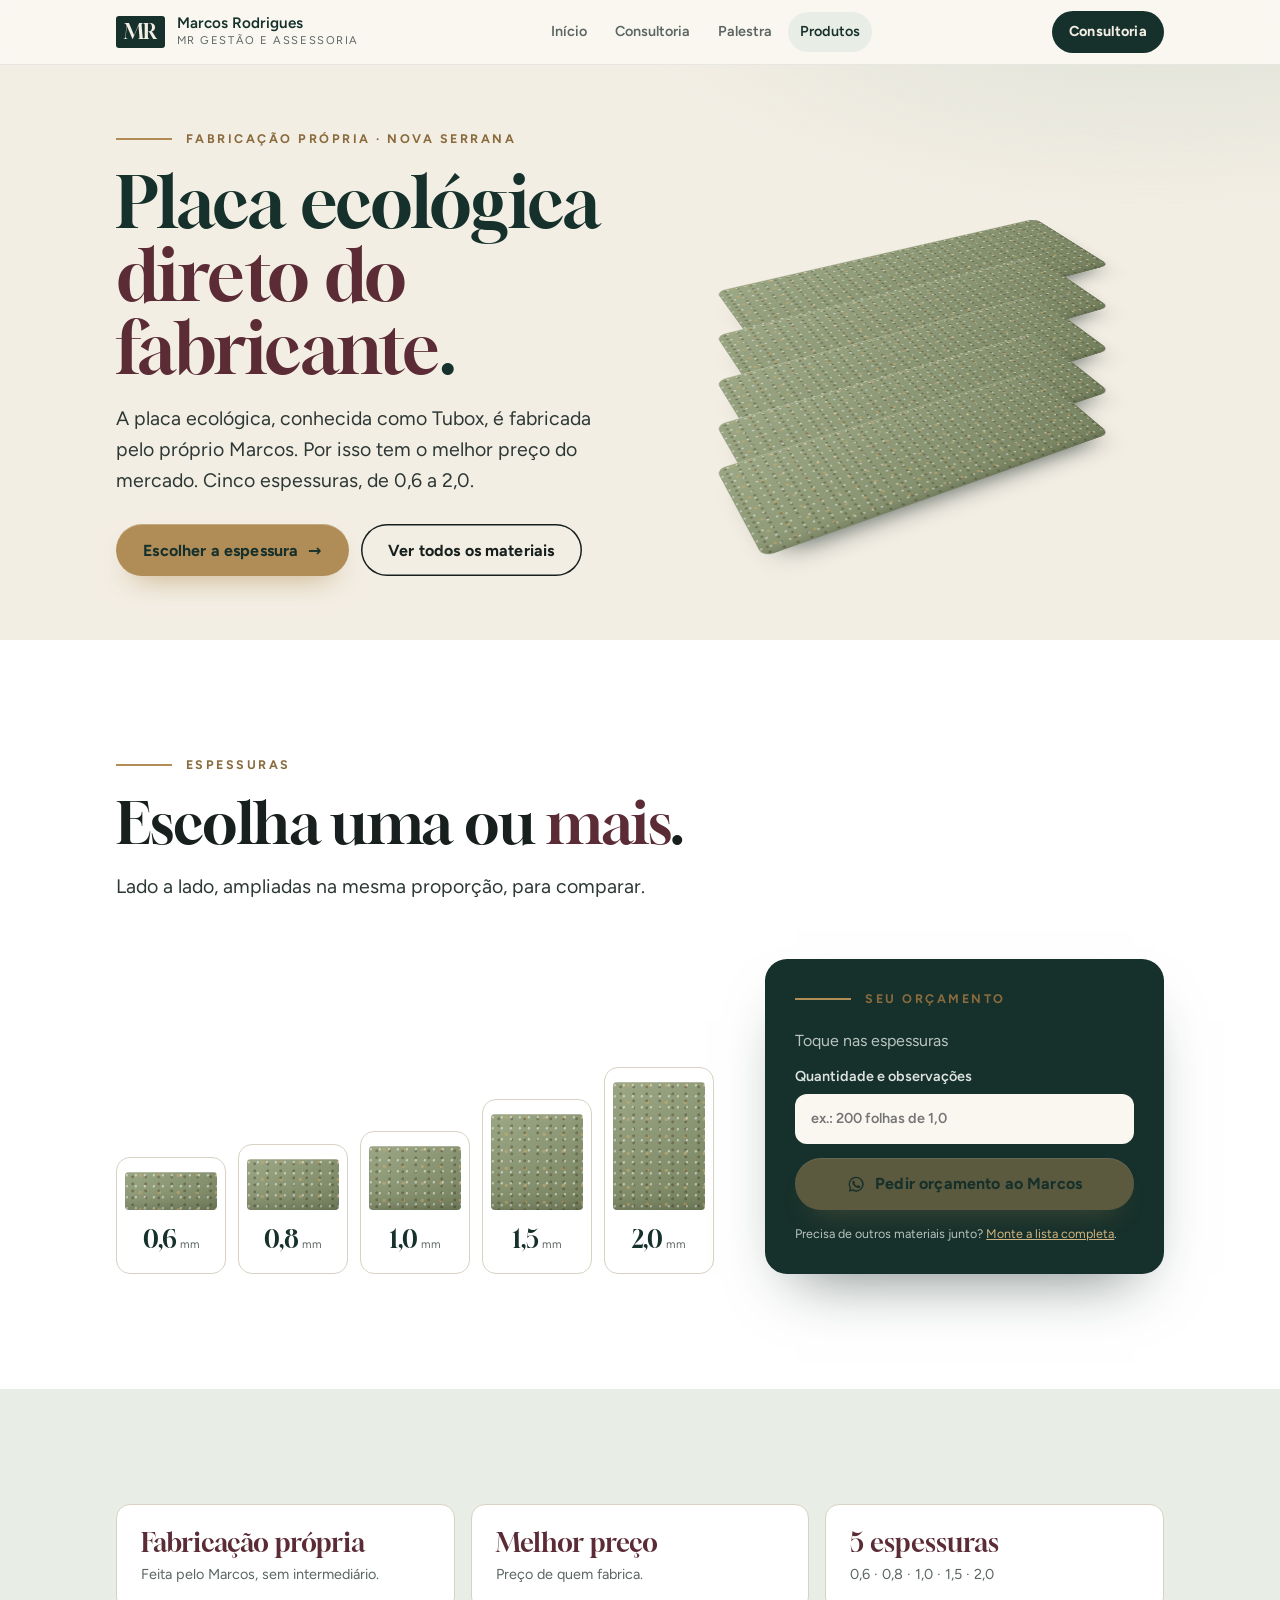
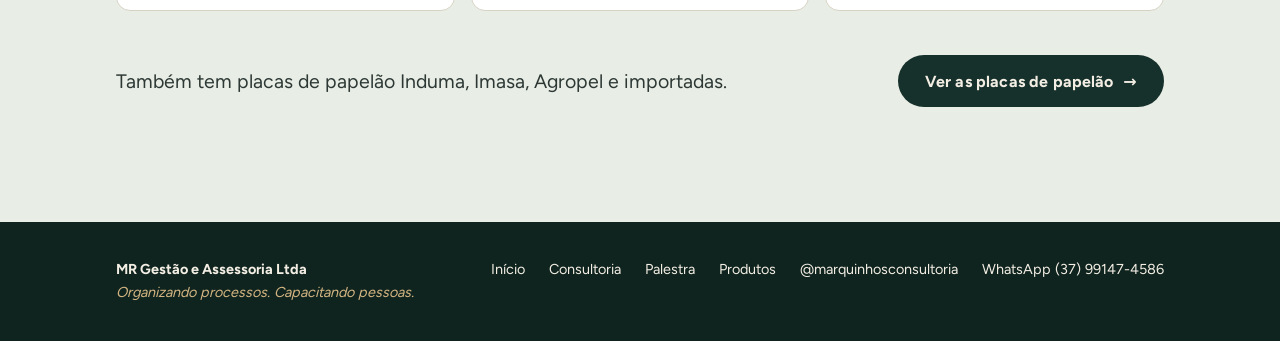
<file: placa-ecologica/index.html>
<!doctype html>
<html lang="pt-BR">
<head>
<meta charset="utf-8">
<meta name="viewport" content="width=device-width,initial-scale=1,viewport-fit=cover">
<title>Placa ecológica (Tubox) direto do fabricante · Nova Serrana · Marcos Rodrigues</title>
<meta name="description" content="Placa ecológica, conhecida como Tubox, fabricada pelo Marcos Rodrigues em Nova Serrana: melhor preço do mercado, espessuras 0,6, 0,8, 1,0, 1,5 e 2,0. Peça o orçamento pelo WhatsApp.">
<meta property="og:type" content="website">
<meta property="og:site_name" content="Marcos Rodrigues · MR Gestão e Assessoria">
<meta property="og:locale" content="pt_BR">
<meta property="og:url" content="https://marcosconsultoria.com.br/placa-ecologica/">
<meta property="og:title" content="Placa ecológica direto do fabricante · Marcos Rodrigues">
<meta property="og:description" content="Placa ecológica (Tubox) de fabricação própria, com o melhor preço do mercado. 0,6 a 2,0. Nova Serrana, MG.">
<meta property="og:image" content="https://marcosconsultoria.com.br/assets/og-produtos.png?v=1">
<meta property="og:image:type" content="image/png">
<meta property="og:image:width" content="1200">
<meta property="og:image:height" content="630">
<meta property="og:image:alt" content="Marcos Rodrigues: materiais para calçados em Nova Serrana">
<meta name="twitter:card" content="summary_large_image">
<meta name="twitter:title" content="Placa ecológica direto do fabricante · Marcos Rodrigues">
<meta name="twitter:description" content="Placa ecológica (Tubox) de fabricação própria, com o melhor preço do mercado. 0,6 a 2,0. Nova Serrana, MG.">
<meta name="twitter:image" content="https://marcosconsultoria.com.br/assets/og-produtos.png?v=1">
<meta name="theme-color" content="#FAF7F1">
<link rel="icon" href="/assets/icones/mr-32.png" type="image/png" sizes="32x32">
<link rel="apple-touch-icon" href="/assets/icones/mr-180.png">
<link rel="manifest" href="/site.webmanifest">
<link rel="canonical" href="https://marcosconsultoria.com.br/placa-ecologica/">
<meta name="apple-mobile-web-app-title" content="Marcos MR">
<meta name="application-name" content="Marcos MR">
<link rel="preload" href="/assets/fontes/gloock-latin.woff2" as="font" type="font/woff2" crossorigin>
<link rel="preload" href="/assets/fontes/figtree-latin.woff2" as="font" type="font/woff2" crossorigin>
<link rel="stylesheet" href="/assets/fontes/fontes.css?v=1">
<link rel="stylesheet" href="/assets/mr.css?v=10">
<script>document.documentElement.classList.add("js")</script>
<style>
/* Placa ecológica (25/10/2026): página própria do produto que o Marcos fabrica (palavra do Google: "placa ecológica Nova Serrana"). */
.cab{padding-block:clamp(32px,5vw,72px);background:radial-gradient(800px 380px at 90% -20%,rgba(214,221,210,.85),transparent 70%),var(--cream)}
.cab .wrap{display:grid;grid-template-columns:minmax(0,1fr) minmax(0,1fr);gap:clamp(28px,5vw,64px);align-items:center}
.cab h1{margin-top:16px;font-size:clamp(2.5rem,5.6vw,4.4rem);color:var(--pine)}
.cab h1 em{font-style:normal;color:var(--wine)}
.cab .lede{margin-top:18px}
.pilha-placas{position:relative;aspect-ratio:5/4;perspective:900px}
.pilha-placas i{position:absolute;left:12%;right:12%;height:34%;border-radius:10px;box-shadow:0 24px 30px -22px rgba(16,36,31,.7);transform:rotateX(58deg) rotateZ(-28deg);top:calc(14% + var(--k) * 11%)}
.js .pilha-placas i{animation:empilha var(--d-3) var(--e-mola) both;animation-delay:calc(var(--k) * 110ms)}
@keyframes empilha{from{opacity:0;transform:rotateX(58deg) rotateZ(-28deg) translateY(-120px)}}
.esp{display:grid;grid-template-columns:minmax(0,1.2fr) minmax(0,.8fr);gap:clamp(24px,4vw,56px);align-items:end}
.fatias{display:grid;grid-template-columns:repeat(5,minmax(0,1fr));gap:12px;align-items:end;min-height:220px}
.fatia{display:grid;gap:10px;justify-items:center;padding:14px 8px;border:1.5px solid var(--line);border-radius:var(--r-md);background:var(--white);cursor:pointer;transition:border-color var(--d-1),transform var(--d-1) var(--e-mola),box-shadow var(--d-1)}
.fatia:hover{transform:translateY(-3px)}
.fatia[aria-pressed="true"]{border-color:var(--wine);box-shadow:0 0 0 3px rgba(91,43,54,.14)}
.fatia-corte{display:block;width:100%;height:calc(var(--mm) * 64px);border-radius:4px}
.fatia b{font-family:var(--f-display);font-weight:400;font-size:1.5rem;color:var(--pine)}
.fatia b::after{content:" mm";font-family:var(--f-body);font-size:.7rem;color:var(--muted)}
.pedir{display:grid;gap:14px;padding:clamp(22px,3vw,30px);border-radius:var(--r-lg);background:var(--pine);color:var(--cream);box-shadow:var(--sh-2)}
.pedir label{display:grid;gap:6px;font-size:var(--t-sm);font-weight:600;color:var(--on-dark)}
.pedir input{min-height:50px;padding:0 16px;border:0;border-radius:12px;background:var(--paper);font:inherit;color:var(--ink)}
.pedir input:focus{outline:2px solid var(--brass)}
.pedir .escolhidas{font-family:var(--f-display);font-size:1.6rem;line-height:1.1}
.pedir .escolhidas:empty::before{content:"Toque nas espessuras";font-family:var(--f-body);font-size:var(--t-md);color:var(--on-dark-muted)}
.pedir .btn[aria-disabled="true"]{opacity:.45;pointer-events:none}
.pedir small{font-size:var(--t-xs);color:var(--on-dark-muted)}
.porque{display:grid;grid-template-columns:repeat(3,minmax(0,1fr));gap:16px}
.porque div{padding:24px;border-radius:var(--r-md);background:var(--white);border:1px solid var(--line)}
.porque b{display:block;font-family:var(--f-display);font-weight:400;font-size:1.6rem;line-height:1.1;color:var(--wine)}
.porque span{display:block;margin-top:6px;color:var(--muted);font-size:var(--t-sm)}
@media (max-width:860px){.cab .wrap,.esp{grid-template-columns:1fr}.pilha-placas{max-width:340px;margin-inline:auto;order:-1}.porque{grid-template-columns:1fr}.fatias{gap:6px;min-height:170px}.fatia{padding:10px 4px}.fatia-corte{height:calc(var(--mm) * 46px)}.fatia b{font-size:1.15rem}}
</style>
<script type="application/ld+json">
{
 "@context": "https://schema.org",
 "@graph": [
  {
   "@type": "Product",
   "name": "Placa ecológica (Tubox)",
   "description": "Placa ecológica para calçados, conhecida como Tubox, de fabricação própria. Espessuras 0,6, 0,8, 1,0, 1,5 e 2,0.",
   "url": "https://marcosconsultoria.com.br/placa-ecologica/",
   "image": "https://marcosconsultoria.com.br/assets/og-produtos.png",
   "brand": {"@type": "Brand", "name": "MR Gestão e Assessoria"},
   "manufacturer": {"@type": "Organization", "name": "MR Gestão e Assessoria", "url": "https://marcosconsultoria.com.br/"}
  },
  {
   "@type": "BreadcrumbList",
   "itemListElement": [
    {"@type": "ListItem", "position": 1, "name": "Início", "item": "https://marcosconsultoria.com.br/"},
    {"@type": "ListItem", "position": 2, "name": "Produtos", "item": "https://marcosconsultoria.com.br/produtos/"},
    {"@type": "ListItem", "position": 3, "name": "Placa ecológica", "item": "https://marcosconsultoria.com.br/placa-ecologica/"}
   ]
  }
 ]
}
</script>
</head>
<body>

<header class="top">
  <div class="wrap">
    <a class="brand" href="/" aria-label="MR Gestão e Assessoria, página inicial">
      <span class="mark">MR</span>
      <span class="brand-txt"><strong>Marcos Rodrigues</strong><small>MR Gestão e Assessoria</small></span>
    </a>
    <nav class="nav" aria-label="Páginas">
      <a href="/">Início</a>
      <a href="/consultoria/">Consultoria</a>
      <a href="/palestra/">Palestra</a>
      <a class="is-on" href="/produtos/">Produtos</a>
    </nav>
    <div class="top-cta">
      <a class="btn btn--pine btn--sm" href="/consultoria/">Consultoria</a>
      <button class="menu-btn" type="button" aria-expanded="false" aria-controls="menu" aria-label="Abrir menu"><span></span></button>
    </div>
  </div>
  <nav class="menu" id="menu" aria-label="Menu">
    <a href="/">Início</a>
    <a href="/consultoria/">Consultoria</a>
    <a href="/palestra/">Palestra</a>
    <a href="/produtos/">Produtos</a>
  </nav>
</header>

<main>
  <section class="cab">
    <div class="wrap">
      <div>
        <p class="eyebrow reveal"><span class="rule"></span>Fabricação própria · Nova Serrana</p>
        <h1 class="reveal" style="--i:1">Placa ecológica <em>direto do fabricante</em>.</h1>
        <p class="lede reveal" style="--i:2">A placa ecológica, conhecida como Tubox, é fabricada pelo próprio Marcos. Por isso tem o melhor preço do mercado. Cinco espessuras, de 0,6 a 2,0.</p>
        <div class="acoes reveal" style="--i:3;display:flex;flex-wrap:wrap;gap:12px;margin-top:28px">
          <a class="btn btn--brass" href="#espessuras">Escolher a espessura <span class="arrow" aria-hidden="true">→</span></a>
          <a class="btn btn--ghost" href="/produtos/">Ver todos os materiais</a>
        </div>
      </div>
      <div class="pilha-placas" aria-hidden="true">
        <i class="tx tx-eco" style="--k:0"></i><i class="tx tx-eco" style="--k:1"></i><i class="tx tx-eco" style="--k:2"></i><i class="tx tx-eco" style="--k:3"></i><i class="tx tx-eco" style="--k:4"></i>
      </div>
    </div>
  </section>

  <section class="section section--white" id="espessuras">
    <div class="wrap">
      <div class="sec-head">
        <p class="eyebrow reveal"><span class="rule"></span>Espessuras</p>
        <h2 class="reveal" style="--i:1">Escolha uma ou <span class="accent">mais</span>.</h2>
        <p class="lede reveal" style="--i:2">Lado a lado, ampliadas na mesma proporção, para comparar.</p>
      </div>
      <div class="esp" data-placa>
        <div class="fatias reveal" role="group" aria-label="Espessuras"><button class="fatia" type="button" aria-pressed="false" data-esp="0,6" style="--mm:0.6"><span class="fatia-corte tx tx-eco" aria-hidden="true"></span><b>0,6</b></button><button class="fatia" type="button" aria-pressed="false" data-esp="0,8" style="--mm:0.8"><span class="fatia-corte tx tx-eco" aria-hidden="true"></span><b>0,8</b></button><button class="fatia" type="button" aria-pressed="false" data-esp="1,0" style="--mm:1.0"><span class="fatia-corte tx tx-eco" aria-hidden="true"></span><b>1,0</b></button><button class="fatia" type="button" aria-pressed="false" data-esp="1,5" style="--mm:1.5"><span class="fatia-corte tx tx-eco" aria-hidden="true"></span><b>1,5</b></button><button class="fatia" type="button" aria-pressed="false" data-esp="2,0" style="--mm:2.0"><span class="fatia-corte tx tx-eco" aria-hidden="true"></span><b>2,0</b></button></div>
        <div class="pedir reveal" style="--i:1">
          <p class="eyebrow"><span class="rule"></span>Seu orçamento</p>
          <p class="escolhidas" data-escolhidas aria-live="polite"></p>
          <label>Quantidade e observações<input type="text" data-qtd-placa placeholder="ex.: 200 folhas de 1,0"></label>
          <a class="btn btn--brass btn--block" data-pedir-placa href="#" aria-disabled="true"><svg aria-hidden="true"><use href="#i-wa"/></svg>Pedir orçamento ao Marcos</a>
          <small>Precisa de outros materiais junto? <a href="/produtos/" style="color:var(--brass-lt)">Monte a lista completa</a>.</small>
        </div>
      </div>
    </div>
  </section>

  <section class="section section--sage">
    <div class="wrap">
      <div class="porque">
        <div class="reveal"><b>Fabricação própria</b><span>Feita pelo Marcos, sem intermediário.</span></div>
        <div class="reveal" style="--i:1"><b>Melhor preço</b><span>Preço de quem fabrica.</span></div>
        <div class="reveal" style="--i:2"><b>5 espessuras</b><span>0,6 · 0,8 · 1,0 · 1,5 · 2,0</span></div>
      </div>
      <div class="fim reveal" style="display:flex;flex-wrap:wrap;align-items:center;justify-content:space-between;gap:18px;margin-top:clamp(28px,4vw,44px)">
        <p class="lede" style="margin:0">Também tem placas de papelão Induma, Imasa, Agropel e importadas.</p>
        <a class="btn btn--pine" href="/produtos/">Ver as placas de papelão <span class="arrow" aria-hidden="true">→</span></a>
      </div>
    </div>
  </section>
</main>

<footer class="foot">
  <div class="wrap">
    <div>
      <strong style="color:var(--cream)">MR Gestão e Assessoria Ltda</strong><br>
      <span class="tag">Organizando processos. Capacitando pessoas.</span>
    </div>
    <div class="foot-links">
      <a href="/">Início</a>
      <a href="/consultoria/">Consultoria</a>
      <a href="/palestra/">Palestra</a>
      <a href="/produtos/">Produtos</a>
      <a href="https://www.instagram.com/marquinhosconsultoria/" target="_blank" rel="noopener">@marquinhosconsultoria</a>
      <a data-wa="Olá, Marcos! Vim pelo site." href="https://wa.me/5537991474586">WhatsApp (37) 99147-4586</a>
    </div>
  </div>
</footer>

<svg width="0" height="0" style="position:absolute" aria-hidden="true">
  <symbol id="i-wa" viewBox="0 0 32 32"><path fill="currentColor" d="M16 3a13 13 0 0 0-11.2 19.6L3 29l6.6-1.7A13 13 0 1 0 16 3zm0 23.6c-2 0-4-.6-5.7-1.6l-.4-.2-3.9 1 1-3.8-.3-.4A10.6 10.6 0 1 1 16 26.6zm5.8-7.9c-.3-.2-1.9-.9-2.2-1-.3-.1-.5-.2-.7.2l-1 1.2c-.2.2-.4.2-.7.1a8.7 8.7 0 0 1-4.3-3.8c-.3-.6.3-.5.9-1.7.1-.2 0-.4 0-.6l-1-2.4c-.3-.6-.5-.5-.7-.5h-.6c-.2 0-.6.1-.9.4-.3.3-1.2 1.1-1.2 2.8s1.2 3.2 1.4 3.4c.2.2 2.4 3.6 5.7 5 2.1.9 2.9 1 4 .8.6-.1 1.9-.8 2.2-1.5.3-.7.3-1.4.2-1.5-.1-.2-.3-.3-.6-.4z"/></symbol>
</svg>

<script src="/assets/mr.js?v=7"></script>
<script>
// Placa ecológica: espessuras marcadas + quantidade viram a mensagem do WhatsApp.
(function(){
  var box = document.querySelector("[data-placa]"); if (!box) return;
  var out = box.querySelector("[data-escolhidas]"), qtd = box.querySelector("[data-qtd-placa]"), btn = box.querySelector("[data-pedir-placa]");
  var ligar = function(){
    var esc = [].filter.call(box.querySelectorAll(".fatia"), function(f){ return f.getAttribute("aria-pressed") === "true"; }).map(function(f){ return f.getAttribute("data-esp"); });
    out.textContent = esc.length ? esc.join(" · ") + " mm" : "";
    if (!esc.length) { btn.setAttribute("aria-disabled", "true"); btn.href = "#"; return; }
    btn.removeAttribute("aria-disabled");
    btn.href = "https://wa.me/" + MR.WHATSAPP + "?text=" + encodeURIComponent("Olá, Marcos! Quero orçamento da placa ecológica (Tubox).\nEspessura: " + esc.join(", ") + (qtd.value.trim() ? "\n" + qtd.value.trim() : ""));
    btn.target = "_blank"; btn.rel = "noopener";
  };
  box.addEventListener("click", function(e){ var f = e.target.closest(".fatia"); if (!f) return; f.setAttribute("aria-pressed", f.getAttribute("aria-pressed") === "true" ? "false" : "true"); ligar(); });
  qtd.addEventListener("input", ligar);
})();
</script>
<script src="/assets/atualizar.js?v=1" data-fundo="#16302B" data-texto="#F3EEE4" data-botao="#B08D57" data-botao-texto="#16302B" data-borda="rgba(176,141,87,.5)" defer></script>
</body>
</html>
</file>
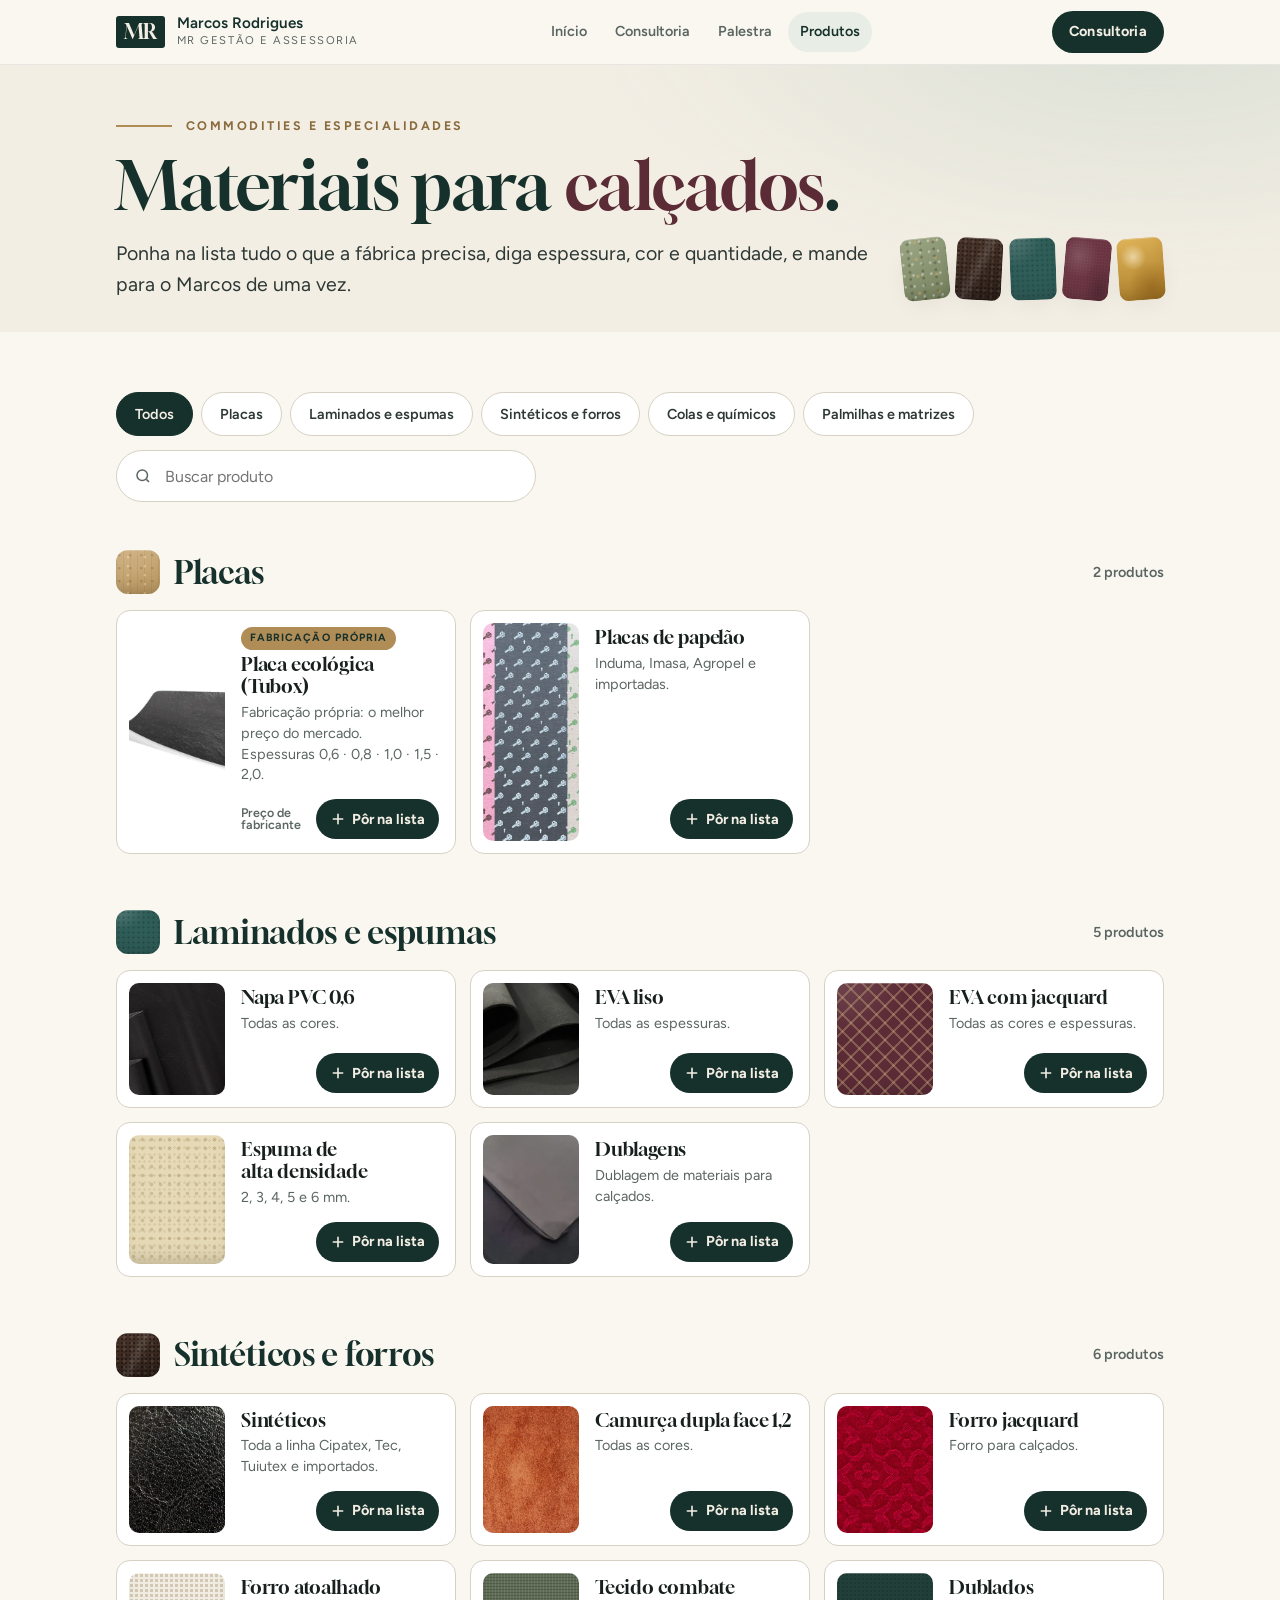
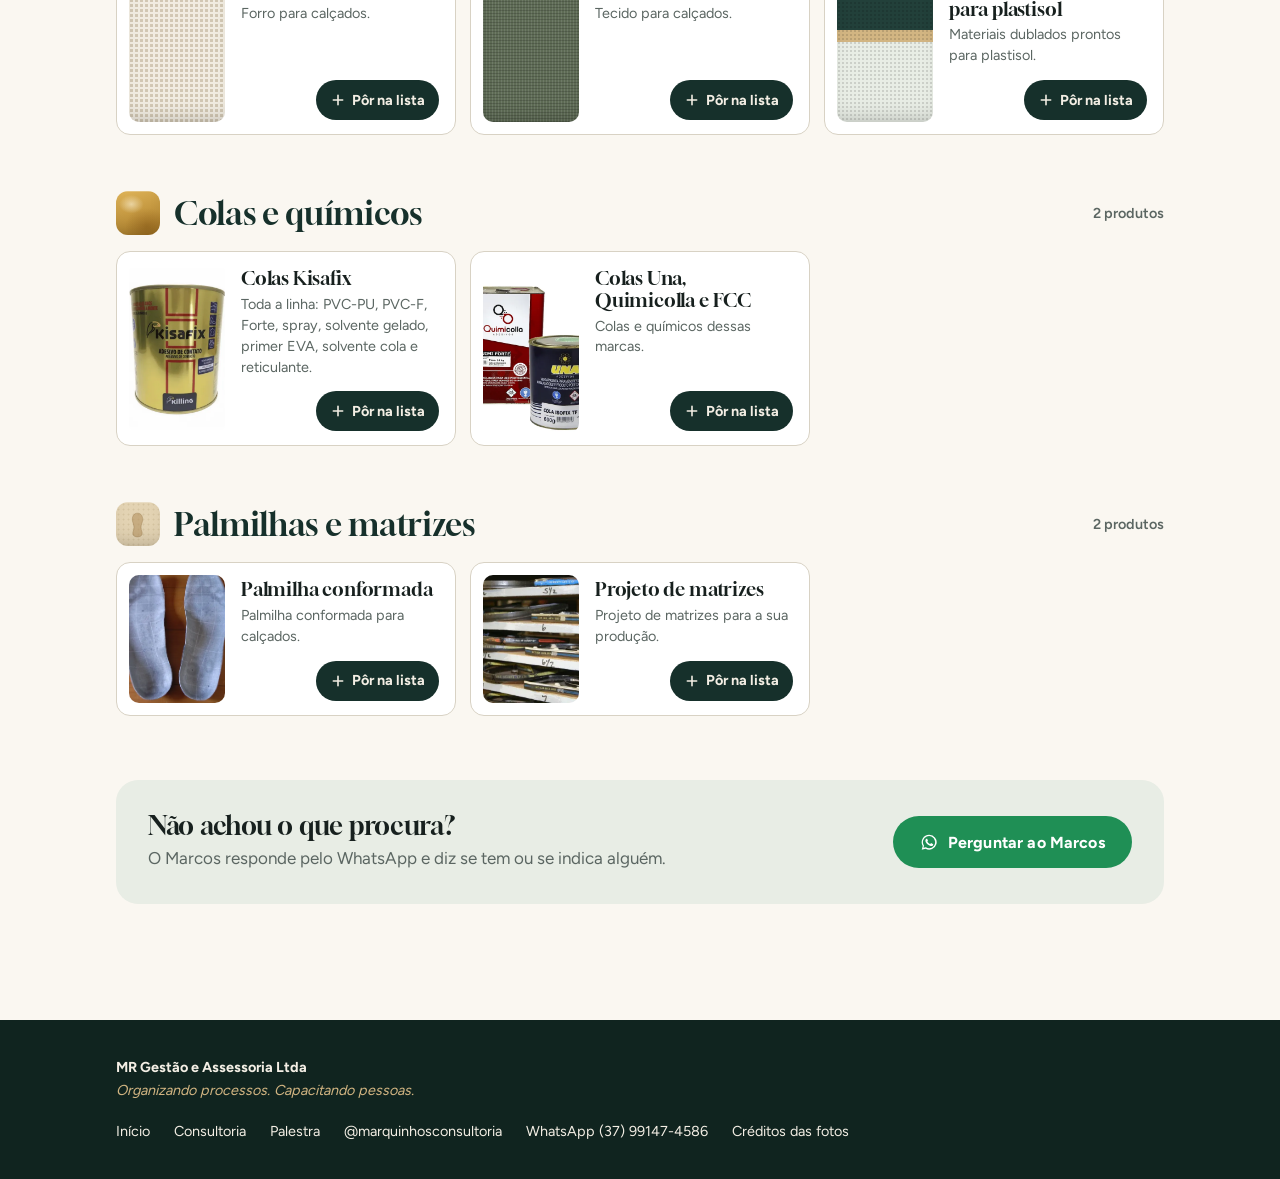
<file: produtos/index.html>
<!doctype html>
<html lang="pt-BR">
<head>
<meta charset="utf-8">
<meta name="viewport" content="width=device-width,initial-scale=1,viewport-fit=cover">
<title>Materiais para calçados em Nova Serrana · Marcos Rodrigues</title>
<meta name="description" content="Placa ecológica (Tubox) direto do fabricante, placas de papelão, Napa PVC, EVA, espumas, sintéticos, forros, colas Kisafix, palmilha conformada e matrizes. Peça pelo WhatsApp.">
<meta property="og:type" content="website">
<meta property="og:site_name" content="Marcos Rodrigues · MR Gestão e Assessoria">
<meta property="og:locale" content="pt_BR">
<meta property="og:url" content="https://marcosconsultoria.com.br/produtos/">
<meta property="og:title" content="Materiais para calçados · Marcos Rodrigues">
<meta property="og:description" content="Materiais para calçados e consultoria para fábricas. Nova Serrana, MG.">
<meta property="og:image" content="https://marcosconsultoria.com.br/assets/og-produtos.png?v=1">
<meta property="og:image:type" content="image/png">
<meta property="og:image:width" content="1200">
<meta property="og:image:height" content="630">
<meta property="og:image:alt" content="Catálogo do Marcos Rodrigues: vende e indica">
<meta name="twitter:card" content="summary_large_image">
<meta name="twitter:title" content="Materiais para calçados · Marcos Rodrigues">
<meta name="twitter:description" content="Materiais para calçados e consultoria para fábricas. Nova Serrana, MG.">
<meta name="twitter:image" content="https://marcosconsultoria.com.br/assets/og-produtos.png?v=1">
<meta name="theme-color" content="#FAF7F1">
<link rel="icon" href="/assets/icones/mr-32.png" type="image/png" sizes="32x32">
<link rel="apple-touch-icon" href="/assets/icones/mr-180.png">
<link rel="manifest" href="/site.webmanifest">
<link rel="canonical" href="https://marcosconsultoria.com.br/produtos/">
<meta name="apple-mobile-web-app-title" content="Marcos MR">
<meta name="application-name" content="Marcos MR">
<link rel="preload" href="/assets/fontes/gloock-latin.woff2" as="font" type="font/woff2" crossorigin>
<link rel="preload" href="/assets/fontes/figtree-latin.woff2" as="font" type="font/woff2" crossorigin>
<link rel="stylesheet" href="/assets/fontes/fontes.css?v=1">
<link rel="stylesheet" href="/assets/mr.css?v=10">
<script>document.documentElement.classList.add("js")</script>
<style>
/* Catálogo (24/10/2026): os produtos vêm de /assets/produtos.json (como preencher: docs/catalogo.md). */
.cab{padding-block:clamp(28px,4vw,56px) clamp(20px,3vw,32px);background:radial-gradient(800px 380px at 90% -20%,rgba(214,221,210,.85),transparent 70%),var(--cream)}
.cab h1{margin-top:14px;font-size:clamp(2.4rem,6vw,4.2rem);color:var(--pine)}
.cab .wrap{display:grid;grid-template-columns:minmax(0,1fr) auto;gap:24px;align-items:end}
.cab-tx{display:flex;gap:8px}
.cab-tx i{width:46px;height:62px;border-radius:9px;box-shadow:var(--sh-1);transform:rotate(var(--r))}
.barra{position:sticky;top:64px;z-index:5;padding-block:12px;background:var(--paper)}
@media (max-width:760px){.cab .wrap{grid-template-columns:1fr}.cab-tx{display:none}.barra .filtros{flex-wrap:nowrap;overflow-x:auto;margin-inline:calc(var(--gutter) * -1);padding-inline:var(--gutter);scrollbar-width:none}.barra .filtro{flex:none}}
.cab h1 em{font-style:normal;color:var(--wine)}
.cab .lede{margin-top:18px}
.barra{display:flex;flex-wrap:wrap;align-items:center;justify-content:space-between;gap:14px;margin-bottom:clamp(24px,3.4vw,36px)}
.legenda{display:flex;flex-wrap:wrap;gap:8px 20px;margin-top:22px;font-size:var(--t-sm);color:var(--muted)}
.legenda b{color:var(--ink-2)}
.fim{display:flex;flex-wrap:wrap;align-items:center;justify-content:space-between;gap:18px;margin-top:clamp(40px,6vw,64px);padding:clamp(24px,3.4vw,32px);border-radius:var(--r-lg);background:var(--sage-lt)}
.fim h2{font-size:var(--t-h3)}
.fim p{margin-top:6px;color:var(--muted)}
</style>
<script type="application/ld+json">
{
 "@context": "https://schema.org",
 "@type": "BreadcrumbList",
 "itemListElement": [
  {
   "@type": "ListItem",
   "position": 1,
   "name": "Início",
   "item": "https://marcosconsultoria.com.br/"
  },
  {
   "@type": "ListItem",
   "position": 2,
   "name": "Produtos",
   "item": "https://marcosconsultoria.com.br/produtos/"
  }
 ]
}
</script>
</head>
<body>

<header class="top">
  <div class="wrap">
    <a class="brand" href="/" aria-label="MR Gestão e Assessoria, página inicial">
      <span class="mark">MR</span>
      <span class="brand-txt"><strong>Marcos Rodrigues</strong><small>MR Gestão e Assessoria</small></span>
    </a>
    <nav class="nav" aria-label="Páginas">
      <a href="/">Início</a>
      <a href="/consultoria/">Consultoria</a>
      <a href="/palestra/">Palestra</a>
      <a class="is-on" href="/produtos/" aria-current="page">Produtos</a>
    </nav>
    <div class="top-cta">
      <a class="btn btn--pine btn--sm" href="/consultoria/">Consultoria</a>
      <button class="menu-btn" type="button" aria-expanded="false" aria-controls="menu" aria-label="Abrir menu"><span></span></button>
    </div>
  </div>
  <nav class="menu" id="menu" aria-label="Menu">
    <a href="/">Início</a>
    <a href="/consultoria/">Consultoria</a>
    <a href="/palestra/">Palestra</a>
    <a href="/produtos/" aria-current="page">Produtos</a>
  </nav>
</header>

<main>
  <section class="cab">
    <div class="wrap">
      <div>
      <p class="eyebrow reveal"><span class="rule"></span>Commodities e especialidades</p>
      <h1 class="reveal" style="--i:1">Materiais para <em>calçados</em>.</h1>
      <p class="lede reveal" style="--i:2">Ponha na lista tudo o que a fábrica precisa, diga espessura, cor e quantidade, e mande para o Marcos de uma vez.</p>
      </div>
      <div class="cab-tx" aria-hidden="true"><i class="tx tx-eco" style="--r:-6deg"></i><i class="tx tx-couro" style="--r:3deg"></i><i class="tx tx-eva" style="--r:-2deg"></i><i class="tx tx-camurca" style="--r:5deg"></i><i class="tx tx-cola" style="--r:-4deg"></i></div>
    </div>
  </section>

  <section class="section section--paper" style="padding-top:clamp(32px,4vw,48px)">
    <div class="wrap">
      <div class="barra">
        <div class="filtros" data-filtros aria-label="Categorias" hidden></div>
        <label class="busca" hidden>
          <span class="sr">Buscar produto</span>
          <svg viewBox="0 0 24 24" aria-hidden="true"><circle cx="11" cy="11" r="7"/><path d="M20 20l-3.5-3.5"/></svg>
          <input type="search" data-busca placeholder="Buscar produto" autocomplete="off">
        </label>
      </div>

      <div data-catalogo aria-live="polite">
        <noscript><div class="vazio"><h3>Para ver o catálogo, ligue o JavaScript</h3><p>Ou fale com o Marcos pelo WhatsApp (37) 99147-4586.</p></div></noscript>
      </div>

      <div class="fim reveal">
        <div>
          <h2>Não achou o que procura?</h2>
          <p>O Marcos responde pelo WhatsApp e diz se tem ou se indica alguém.</p>
        </div>
        <a class="btn btn--wa" data-wa="Olá, Marcos! Procuro um produto que não achei no site:" href="https://wa.me/5537991474586"><svg aria-hidden="true"><use href="#i-wa"/></svg>Perguntar ao Marcos</a>
      </div>
    </div>
  </section>
</main>

<footer class="foot">
  <div class="wrap">
    <div>
      <strong style="color:var(--cream)">MR Gestão e Assessoria Ltda</strong><br>
      <span class="tag">Organizando processos. Capacitando pessoas.</span>
    </div>
    <div class="foot-links">
      <a href="/">Início</a>
      <a href="/consultoria/">Consultoria</a>
      <a href="/palestra/">Palestra</a>
      <a href="https://www.instagram.com/marquinhosconsultoria/" target="_blank" rel="noopener">@marquinhosconsultoria</a>
      <a data-wa="Olá, Marcos! Vim pelo site." href="https://wa.me/5537991474586">WhatsApp (37) 99147-4586</a>
      <a href="/creditos/">Créditos das fotos</a>
    </div>
  </div>
</footer>

<svg width="0" height="0" style="position:absolute" aria-hidden="true">
  <symbol id="i-wa" viewBox="0 0 32 32"><path fill="currentColor" d="M16 3a13 13 0 0 0-11.2 19.6L3 29l6.6-1.7A13 13 0 1 0 16 3zm0 23.6c-2 0-4-.6-5.7-1.6l-.4-.2-3.9 1 1-3.8-.3-.4A10.6 10.6 0 1 1 16 26.6zm5.8-7.9c-.3-.2-1.9-.9-2.2-1-.3-.1-.5-.2-.7.2l-1 1.2c-.2.2-.4.2-.7.1a8.7 8.7 0 0 1-4.3-3.8c-.3-.6.3-.5.9-1.7.1-.2 0-.4 0-.6l-1-2.4c-.3-.6-.5-.5-.7-.5h-.6c-.2 0-.6.1-.9.4-.3.3-1.2 1.1-1.2 2.8s1.2 3.2 1.4 3.4c.2.2 2.4 3.6 5.7 5 2.1.9 2.9 1 4 .8.6-.1 1.9-.8 2.2-1.5.3-.7.3-1.4.2-1.5-.1-.2-.3-.3-.6-.4z"/></symbol>
</svg>

<script src="/assets/mr.js?v=7"></script>
<script src="/assets/atualizar.js?v=1" data-fundo="#16302B" data-texto="#F3EEE4" data-botao="#B08D57" data-botao-texto="#16302B" data-borda="rgba(176,141,87,.5)" defer></script>
</body>
</html>
</file>
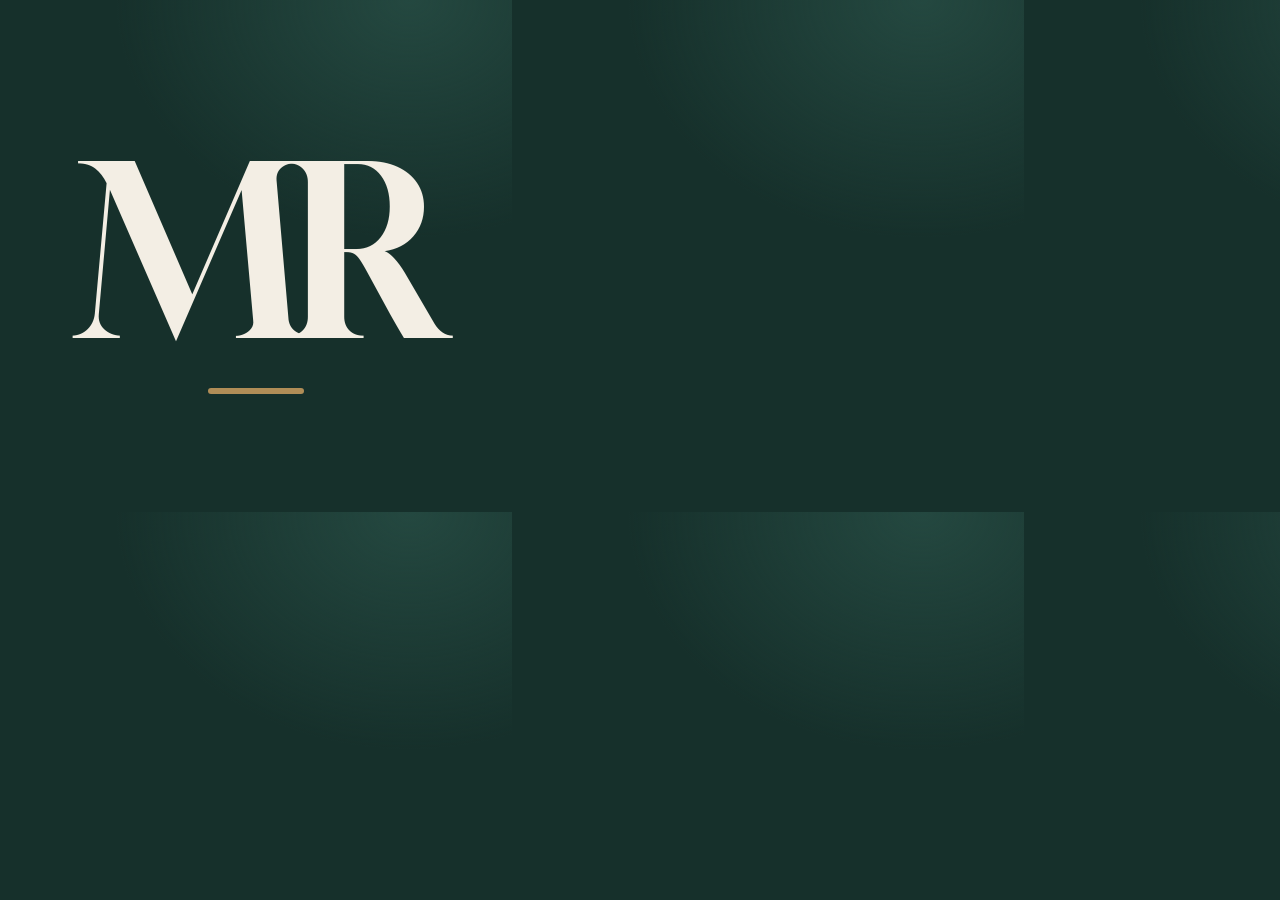
<file: docs/icone.html>
<!doctype html>
<!-- Ícone de "app" do site (tela inicial do celular): abra /docs/icone.html com o site rodando localmente e tire um print
     de 512x512 (?tam=512). Salve em assets/icones/mr-512.png e reduza para 192, 180 (iPhone) e 32 (aba do navegador).
     Fundo cheio, sem cantos: o celular arredonda sozinho. A pasta docs/ não vai para a VPS. -->
<html lang="pt-BR"><head><meta charset="utf-8">
<link rel="stylesheet" href="/assets/fontes/fontes.css?v=1">
<style>
html,body{margin:0;width:512px;height:512px;overflow:hidden}
body{display:grid;place-items:center;background:radial-gradient(420px 340px at 80% 0%,#244840,transparent 70%),#16302B;position:relative}
b{font-family:Gloock,Georgia,serif;font-weight:400;font-size:236px;line-height:1;letter-spacing:-.06em;color:#F3EEE4;transform:translateY(-6px)}
i{position:absolute;left:50%;bottom:118px;width:96px;height:6px;margin-left:-48px;background:#B08D57;border-radius:3px}
</style></head><body><b>MR</b><i></i></body></html>
</file>
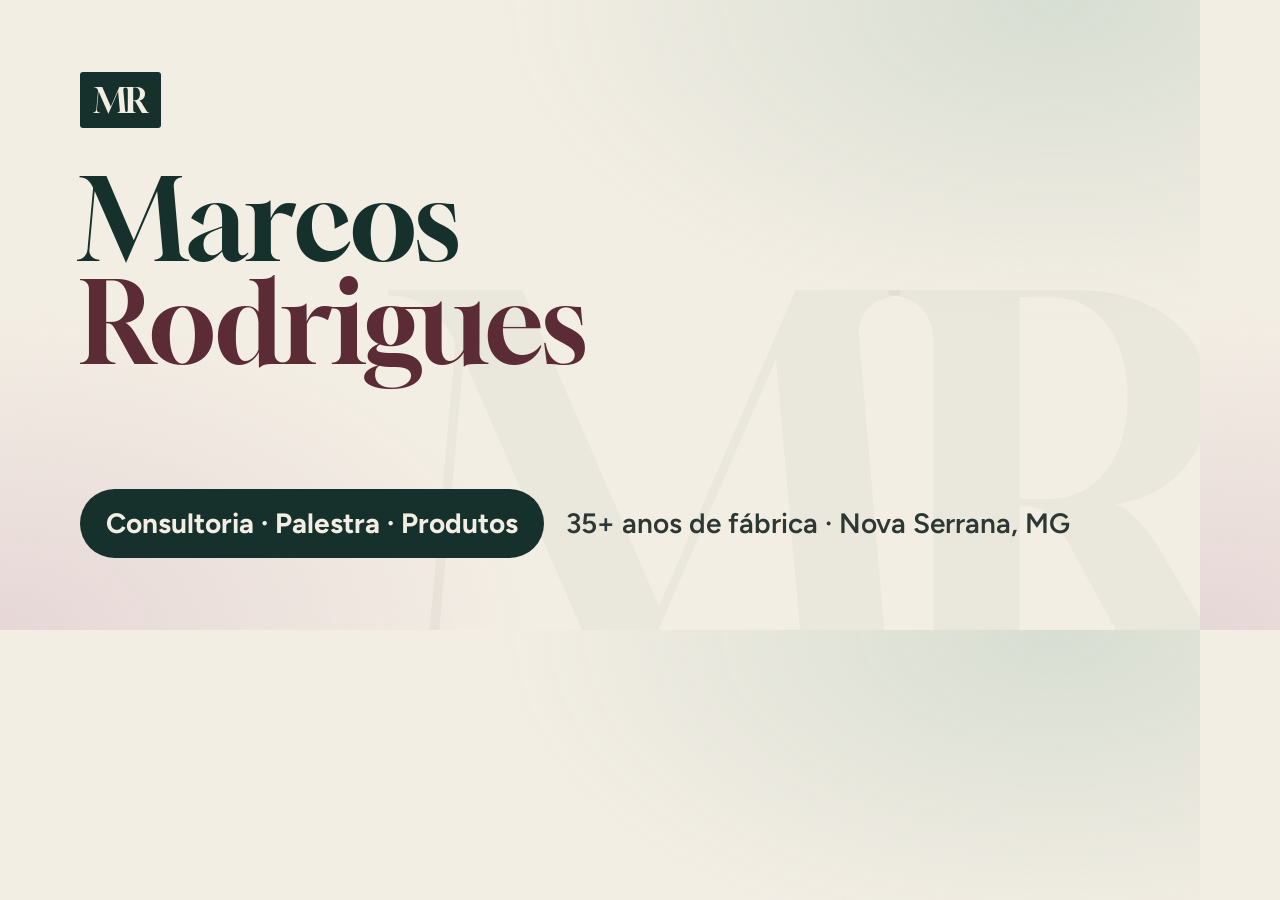
<file: docs/og/og.html>
<!doctype html><html lang="pt-BR"><head><meta charset="utf-8">
<!-- Imagens de compartilhamento (pré-visualização do link no WhatsApp, Instagram e Facebook), 1200x630.
     Com o site rodando localmente, abra /docs/og/og.html?p=home, produtos, consultoria, palestra ou imersao (antiga) e tire um print de 1200x630.
     Salve em assets/og.png (home) ou assets/og-<página>.png e aumente o ?v= do og:image da página. -->
<link rel="stylesheet" href="../../assets/fontes/fontes.css">
<link rel="stylesheet" href="../../assets/mr.css">
<style>
html,body{margin:0;width:1200px;height:630px;overflow:hidden}
body{background:radial-gradient(900px 520px at 88% 0%,rgba(214,221,210,.95),transparent 62%),radial-gradient(760px 460px at 0% 100%,rgba(226,207,211,.75),transparent 70%),#F3EEE4;color:#16302B;font-family:var(--f-body);position:relative}
.bg{position:absolute;right:-30px;bottom:-150px;font-family:var(--f-display);font-size:560px;line-height:1;letter-spacing:-.06em;color:rgba(22,48,43,.04)}
.in{position:absolute;inset:72px 80px;display:flex;flex-direction:column;justify-content:space-between}
.mark{font-size:2.2rem;background:#16302B;color:#F3EEE4}
h1{font-size:112px;line-height:.92;margin-top:28px}
h1 em{font-style:normal;color:#5B2B36}
.row{display:flex;align-items:center;gap:22px;font-size:28px;font-weight:600;color:#2D3835}
.pill{background:#16302B;color:#F3EEE4;border-radius:999px;padding:12px 26px;font-weight:700}
.eb{font-size:22px;font-weight:700;letter-spacing:.2em;text-transform:uppercase;color:#8A6B3D}
</style></head><body><div class="bg">MR</div><div class="in" id="c"></div>
<script>
var q=new URLSearchParams(location.search).get("p");
var R = '<span class="mark">MR</span>';
var P = {
  palestra: '<div>' + R + '<p class="eb" style="margin-top:34px">Palestra para empresas e eventos</p><h1>Liderança<br><em>na prática.</em></h1></div><div class="row"><span class="pill">Pessoas, processos e resultado</span><span>Marcos Rodrigues · Nova Serrana, MG</span></div>',
  imersao: '<div>' + R + '<p class="eb" style="margin-top:34px">Imersão presencial · Nova Serrana, MG</p><h1>Gestão e<br><em>Liderança</em></h1></div><div class="row"><span class="pill">28 de novembro de 2026</span><span>Hotel Líber · 7h às 17h · 80 vagas</span></div>',
  produtos: '<div>' + R + '<p class="eb" style="margin-top:34px">Catálogo · Marcos Rodrigues</p><h1>Vende e<br><em>indica.</em></h1></div><div class="row"><span class="pill">Peça pelo site</span><span>O produto já vai escrito na mensagem</span></div>',
  consultoria: '<div>' + R + '<p class="eb" style="margin-top:34px">Consultoria para empresas</p><h1>Processos, pessoas<br><em>e resultado.</em></h1></div><div class="row"><span class="pill">Mais de 35 anos de empresa</span><span>Indústria e comércio · Nova Serrana, MG</span></div>',
  home: '<div>' + R + '<h1 style="margin-top:40px">Marcos<br><em>Rodrigues</em></h1></div><div class="row"><span class="pill">Consultoria · Palestra · Produtos</span><span>35+ anos de fábrica · Nova Serrana, MG</span></div>'
};
document.getElementById("c").innerHTML = P[q] || P.home;
</script></body></html>
</file>
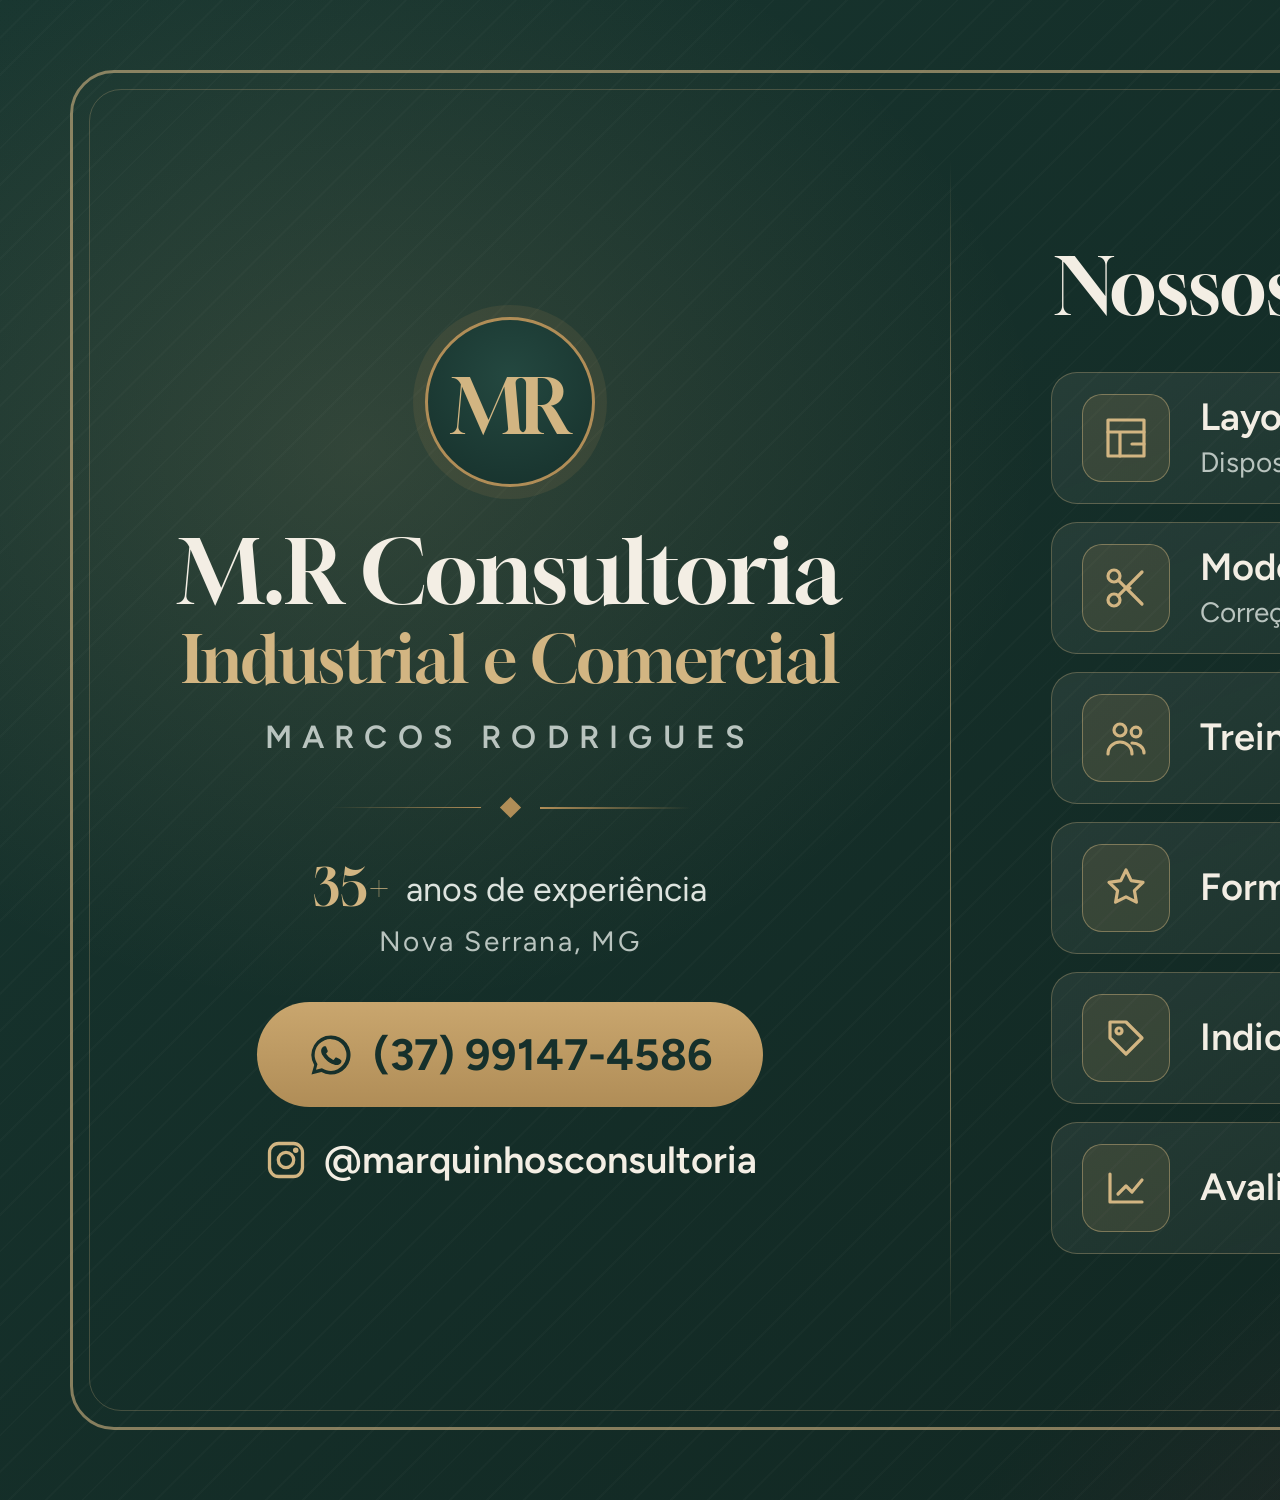
<file: docs/story/impresso.html>
<!doctype html><html lang="pt-BR"><head><meta charset="utf-8">
<!-- Cartão impresso 20x15 cm (deitado), mesmo visual do story. 1 px aqui = 0,1 mm (2000x1500).
     Com o site rodando localmente (na raiz do repositório: python3 -m http.server), gere:
     docs/story/cartao-20x15.pdf (tamanho real, texto em vetor) e docs/story/cartao-20x15.png (300 dpi, 2362x1772).
     Os textos ficam a pelo menos 15 mm da borda, longe do corte. -->
<link rel="stylesheet" href="/assets/fontes/fontes.css">
<style>
@page{size:20cm 15cm;margin:0}
html,body{margin:0;width:2000px;height:1500px;overflow:hidden}
*{box-sizing:border-box}
body{position:relative;color:#F3EEE4;font-family:'Figtree',sans-serif;-webkit-print-color-adjust:exact;print-color-adjust:exact;
  background:radial-gradient(1100px 900px at 18% 30%,rgba(210,181,130,.15),transparent 62%),radial-gradient(1300px 800px at 90% 115%,rgba(91,43,54,.42),transparent 70%),linear-gradient(135deg,#183630,#10241F)}
body::before{content:"";position:absolute;inset:0;background:repeating-linear-gradient(135deg,rgba(243,238,228,.018) 0 2px,transparent 2px 26px)}
.moldura{position:absolute;inset:70px;border:3px solid rgba(210,181,130,.6);border-radius:44px}
.moldura::after{content:"";position:absolute;inset:16px;border:1.5px solid rgba(210,181,130,.25);border-radius:32px}
.in{position:absolute;inset:160px 170px;display:grid;grid-template-columns:680px 1px 1fr;gap:0 100px;align-items:center}
.div{align-self:stretch;background:linear-gradient(180deg,transparent,rgba(210,181,130,.55) 20%,rgba(210,181,130,.55) 80%,transparent)}

.marca{display:flex;flex-direction:column;align-items:center;text-align:center}
.selo{flex:none;display:grid;place-items:center;width:170px;height:170px;border-radius:50%;border:3px solid #B08D57;background:radial-gradient(circle at 50% 35%,#244840,#16302B);box-shadow:0 0 0 12px rgba(176,141,87,.12)}
.selo span{font-family:'Gloock',serif;font-size:76px;letter-spacing:-.05em;color:#D2B582;line-height:1;margin-top:8px}
.empresa{margin-top:40px;font-family:'Gloock',serif;font-size:88px;line-height:1.02;white-space:nowrap}
.empresa em{display:block;margin-top:10px;font-size:64px;font-style:normal;color:#D2B582}
.nome{margin-top:26px;font-size:32px;font-weight:600;letter-spacing:.32em;text-transform:uppercase;color:#B9C4BF}
.orn{display:flex;align-items:center;gap:22px;margin-top:44px}
.orn i{display:block;width:150px;height:1.5px;background:linear-gradient(90deg,transparent,#B08D57)}
.orn i:last-child{transform:scaleX(-1)}
.orn b{width:15px;height:15px;transform:rotate(45deg);background:#B08D57}
.exp{margin-top:40px;font-size:34px;color:#DDE3DE}
.exp span{display:block;margin-top:6px;font-size:28px;letter-spacing:.08em;color:#B9C4BF}
.exp b{font-family:'Gloock',serif;font-weight:400;font-size:52px;color:#D2B582;margin-right:8px;vertical-align:-5px}
.pill{margin-top:44px;display:inline-flex;align-items:center;gap:18px;padding:26px 50px;border-radius:999px;background:linear-gradient(180deg,#C9A66E,#B08D57);color:#16302B;font-size:44px;font-weight:700}
.pill svg{width:48px;height:48px}
.insta{margin-top:30px;display:inline-flex;align-items:center;gap:16px;font-size:38px;font-weight:600}
.insta svg{width:44px;height:44px;fill:none;stroke:#D2B582;stroke-width:1.8;stroke-linecap:round;stroke-linejoin:round}

.serv-col .sub{margin-left:4px;font-family:'Gloock',serif;font-size:78px;line-height:1.05}
.grade{display:grid;gap:18px;margin-top:44px}
.serv{display:flex;align-items:center;gap:30px;height:132px;padding:0 30px;border-radius:26px;
  background:linear-gradient(160deg,rgba(243,238,228,.08),rgba(243,238,228,.03));border:1.5px solid rgba(210,181,130,.32)}
.ico{flex:none;display:grid;place-items:center;width:88px;height:88px;border-radius:20px;background:rgba(176,141,87,.16);border:1.5px solid rgba(210,181,130,.45)}
.ico svg{width:48px;height:48px;fill:none;stroke:#D2B582;stroke-width:1.6;stroke-linecap:round;stroke-linejoin:round}
.serv b{font-size:38px;font-weight:600;line-height:1.15;white-space:nowrap}
.serv small{display:block;margin-top:6px;font-size:28px;font-weight:400;color:#B9C4BF;line-height:1.25}
</style></head><body>
<div class="moldura" aria-hidden="true"></div>
<div class="in">
  <div class="marca">
    <div class="selo"><span>MR</span></div>
    <div class="empresa">M.R Consultoria<em>Industrial e Comercial</em></div>
    <div class="nome">Marcos Rodrigues</div>
    <div class="orn" aria-hidden="true"><i></i><b></b><i></i></div>
    <div class="exp"><b>35+</b> anos de experiência<span>Nova Serrana, MG</span></div>
    <span class="pill"><svg viewBox="0 0 32 32" aria-hidden="true"><path fill="currentColor" d="M16 3a13 13 0 0 0-11.2 19.6L3 29l6.6-1.7A13 13 0 1 0 16 3zm0 23.6c-2 0-4-.6-5.7-1.6l-.4-.2-3.9 1 1-3.8-.3-.4A10.6 10.6 0 1 1 16 26.6zm5.8-7.9c-.3-.2-1.9-.9-2.2-1-.3-.1-.5-.2-.7.2l-1 1.2c-.2.2-.4.2-.7.1a8.7 8.7 0 0 1-4.3-3.8c-.3-.6.3-.5.9-1.7.1-.2 0-.4 0-.6l-1-2.4c-.3-.6-.5-.5-.7-.5h-.6c-.2 0-.6.1-.9.4-.3.3-1.2 1.1-1.2 2.8s1.2 3.2 1.4 3.4c.2.2 2.4 3.6 5.7 5 2.1.9 2.9 1 4 .8.6-.1 1.9-.8 2.2-1.5.3-.7.3-1.4.2-1.5-.1-.2-.3-.3-.6-.4z"/></svg>(37) 99147-4586</span>
    <span class="insta"><svg viewBox="0 0 24 24" aria-hidden="true"><rect x="3" y="3" width="18" height="18" rx="5"/><circle cx="12" cy="12" r="4.2"/><circle cx="17.3" cy="6.7" r=".6" fill="#D2B582"/></svg>@marquinhosconsultoria</span>
  </div>

  <div class="div" aria-hidden="true"></div>

  <div class="serv-col">
    <div class="sub">Nossos serviços</div>
    <div class="grade">
      <div class="serv"><span class="ico"><svg viewBox="0 0 24 24"><path d="M3 3h18v18H3z"/><path d="M3 9h18M9 9v12M15 15h6"/></svg></span><b>Layout<small>Disposição e adequação</small></b></div>
      <div class="serv"><span class="ico"><svg viewBox="0 0 24 24"><circle cx="6" cy="6" r="3"/><circle cx="6" cy="18" r="3"/><path d="M8.1 8.1 20 20M8.1 15.9 20 4M14 12h.01"/></svg></span><b>Modelagem<small>Correção, consumo e custo</small></b></div>
      <div class="serv"><span class="ico"><svg viewBox="0 0 24 24"><circle cx="9" cy="8" r="3"/><circle cx="17" cy="9" r="2.4"/><path d="M3 20c0-3.5 2.7-6 6-6s6 2.5 6 6M15 14.5c3 0 6 2 6 5"/></svg></span><b>Treinamento de pessoal</b></div>
      <div class="serv"><span class="ico"><svg viewBox="0 0 24 24"><path d="m12 3 2.6 5.3 5.9.9-4.3 4.1 1 5.8L12 16.4 6.8 19.1l1-5.8L3.5 9.2l5.9-.9z"/></svg></span><b>Formação de liderança</b></div>
      <div class="serv"><span class="ico"><svg viewBox="0 0 24 24"><path d="M20 12 12 20 4 12V4h8z"/><circle cx="8.5" cy="8.5" r="1.5"/></svg></span><b>Indicação de produtos e serviços</b></div>
      <div class="serv"><span class="ico"><svg viewBox="0 0 24 24"><path d="M4 19V5M4 19h16M8 15l4-4 3 3 5-6"/></svg></span><b>Avaliação de resultados</b></div>
    </div>
  </div>
</div>
</body></html>
</file>
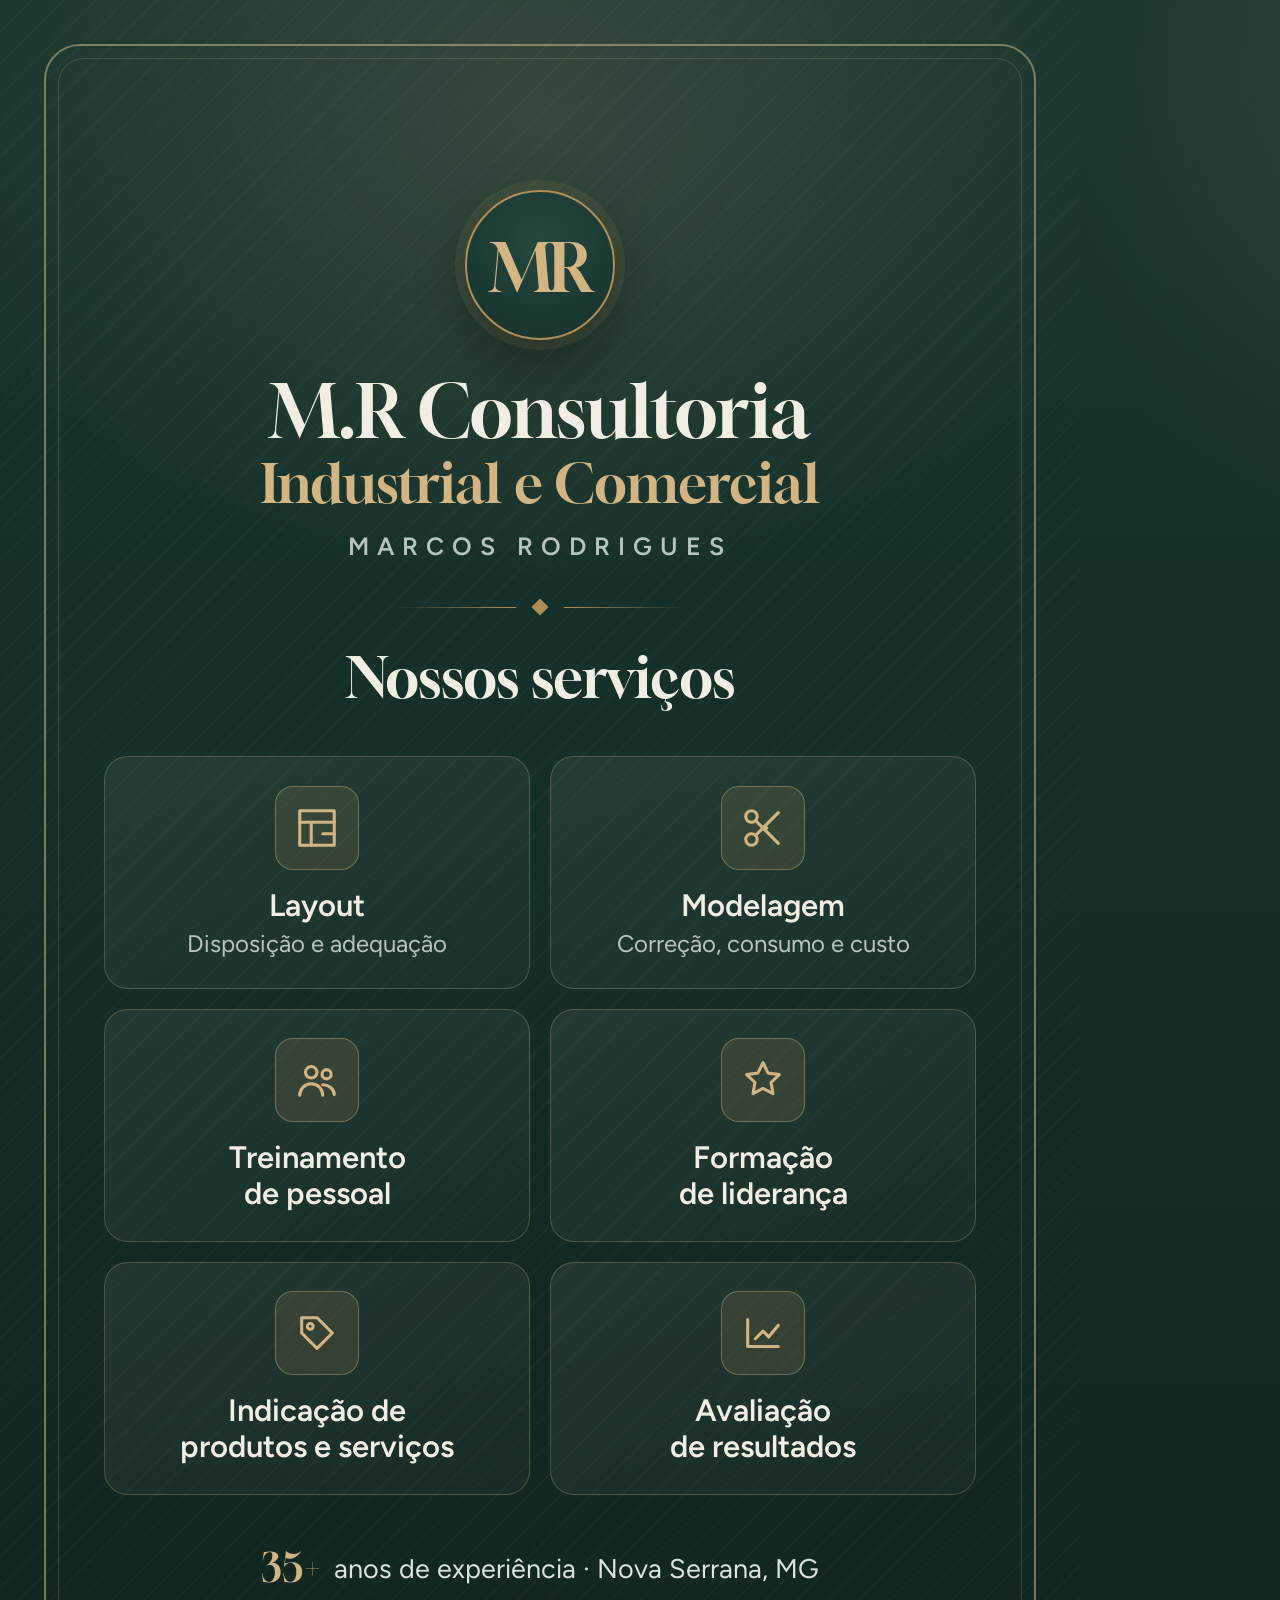
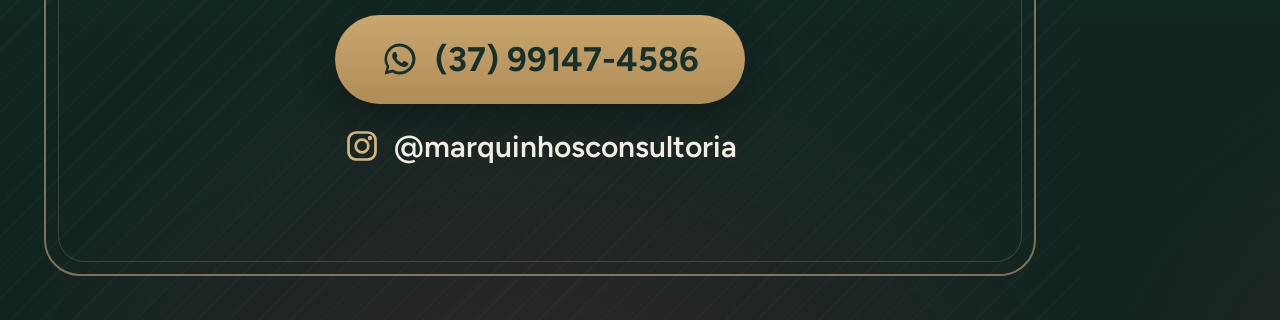
<file: docs/story/story.html>
<!doctype html><html lang="pt-BR"><head><meta charset="utf-8">
<!-- Story da consultoria (status do WhatsApp e stories do Instagram), 1080x1920.
     Com o site rodando localmente (na raiz do repositório: python3 -m http.server), abra /docs/story/story.html
     e tire um print de 1080x1920. Salve em docs/story/story-consultoria.png.
     O conteúdo fica longe das bordas de cima e de baixo, onde o Instagram e o WhatsApp põem as barras. -->
<link rel="stylesheet" href="/assets/fontes/fontes.css">
<style>
html,body{margin:0;width:1080px;height:1920px;overflow:hidden}
*{box-sizing:border-box}
body{position:relative;color:#F3EEE4;font-family:'Figtree',sans-serif;
  background:radial-gradient(1000px 760px at 50% 6%,rgba(210,181,130,.16),transparent 62%),radial-gradient(900px 700px at 50% 108%,rgba(91,43,54,.42),transparent 70%),linear-gradient(180deg,#183630,#10241F)}
/* textura de linhas finas, bem discreta */
body::before{content:"";position:absolute;inset:0;background:repeating-linear-gradient(135deg,rgba(243,238,228,.018) 0 2px,transparent 2px 22px)}
.moldura{position:absolute;inset:44px;border:2px solid rgba(210,181,130,.55);border-radius:36px}
.moldura::after{content:"";position:absolute;inset:12px;border:1px solid rgba(210,181,130,.22);border-radius:26px}
.in{position:absolute;inset:190px 104px 250px;display:flex;flex-direction:column;align-items:center;text-align:center}

.selo{flex:none;display:grid;place-items:center;width:150px;height:150px;border-radius:50%;border:2px solid #B08D57;background:radial-gradient(circle at 50% 35%,#244840,#16302B);box-shadow:0 0 0 10px rgba(176,141,87,.12),0 20px 50px rgba(0,0,0,.35)}
.selo span{font-family:'Gloock',serif;font-size:66px;letter-spacing:-.05em;color:#D2B582;line-height:1;margin-top:6px}
.empresa{margin-top:34px;font-family:'Gloock',serif;font-size:72px;line-height:1.04}
.empresa em{display:block;margin-top:6px;font-size:54px}
.empresa em{font-style:normal;color:#D2B582}
.nome{margin-top:20px;font-size:25px;font-weight:600;letter-spacing:.32em;text-transform:uppercase;color:#B9C4BF}

.orn{display:flex;align-items:center;gap:18px;margin:40px 0 0}
.orn i{display:block;width:120px;height:1px;background:linear-gradient(90deg,transparent,#B08D57)}
.orn i:last-child{transform:scaleX(-1)}
.orn b{width:12px;height:12px;transform:rotate(45deg);background:#B08D57}

.tit{margin-top:34px;font-size:30px;font-weight:700;letter-spacing:.24em;text-transform:uppercase;color:#D2B582}
.sub{margin-top:34px;font-family:'Gloock',serif;font-size:56px;line-height:1.08}

.grade{display:grid;grid-template-columns:1fr 1fr;grid-auto-rows:1fr;gap:20px;width:100%;margin-top:48px}
.serv{display:flex;flex-direction:column;align-items:center;justify-content:center;gap:18px;padding:28px 20px;border-radius:24px;text-align:center;
  background:linear-gradient(160deg,rgba(243,238,228,.07),rgba(243,238,228,.025));border:1px solid rgba(210,181,130,.28)}
.ico{display:grid;place-items:center;width:84px;height:84px;border-radius:18px;background:rgba(176,141,87,.16);border:1px solid rgba(210,181,130,.4)}
.ico svg{width:46px;height:46px;fill:none;stroke:#D2B582;stroke-width:1.6;stroke-linecap:round;stroke-linejoin:round}
.serv b{font-size:31px;font-weight:600;line-height:1.18}
.serv small{display:block;margin-top:6px;font-size:24px;font-weight:400;color:#B9C4BF}
.insta{display:inline-flex;align-items:center;gap:14px;font-size:30px;font-weight:600;color:#F3EEE4}
.insta svg{width:36px;height:36px;fill:none;stroke:#D2B582;stroke-width:1.8;stroke-linecap:round;stroke-linejoin:round}

.pe{margin-top:48px;display:flex;flex-direction:column;align-items:center;gap:24px}
.exp{font-size:27px;color:#DDE3DE}
.exp b{font-family:'Gloock',serif;font-weight:400;font-size:40px;color:#D2B582;margin-right:6px;vertical-align:-4px}
.pill{display:inline-flex;align-items:center;gap:16px;padding:24px 46px;border-radius:999px;background:linear-gradient(180deg,#C9A66E,#B08D57);color:#16302B;font-size:34px;font-weight:700;box-shadow:0 14px 34px rgba(0,0,0,.3)}
.pill svg{width:38px;height:38px}
</style></head><body>
<div class="moldura" aria-hidden="true"></div>
<div class="in">
  <div class="selo"><span>MR</span></div>
  <div class="empresa">M.R Consultoria<br><em>Industrial e Comercial</em></div>
  <div class="nome">Marcos Rodrigues</div>

  <div class="orn" aria-hidden="true"><i></i><b></b><i></i></div>

  <div class="sub">Nossos serviços</div>

  <div class="grade">
    <div class="serv"><span class="ico"><svg viewBox="0 0 24 24"><path d="M3 3h18v18H3z"/><path d="M3 9h18M9 9v12M15 15h6"/></svg></span><b>Layout<small>Disposição e adequação</small></b></div>
    <div class="serv"><span class="ico"><svg viewBox="0 0 24 24"><circle cx="6" cy="6" r="3"/><circle cx="6" cy="18" r="3"/><path d="M8.1 8.1 20 20M8.1 15.9 20 4M14 12h.01"/></svg></span><b>Modelagem<small>Correção, consumo e custo</small></b></div>
    <div class="serv"><span class="ico"><svg viewBox="0 0 24 24"><circle cx="9" cy="8" r="3"/><circle cx="17" cy="9" r="2.4"/><path d="M3 20c0-3.5 2.7-6 6-6s6 2.5 6 6M15 14.5c3 0 6 2 6 5"/></svg></span><b>Treinamento<br>de pessoal</b></div>
    <div class="serv"><span class="ico"><svg viewBox="0 0 24 24"><path d="m12 3 2.6 5.3 5.9.9-4.3 4.1 1 5.8L12 16.4 6.8 19.1l1-5.8L3.5 9.2l5.9-.9z"/></svg></span><b>Formação<br>de liderança</b></div>
    <div class="serv"><span class="ico"><svg viewBox="0 0 24 24"><path d="M20 12 12 20 4 12V4h8z"/><circle cx="8.5" cy="8.5" r="1.5"/></svg></span><b>Indicação de<br>produtos e serviços</b></div>
    <div class="serv"><span class="ico"><svg viewBox="0 0 24 24"><path d="M4 19V5M4 19h16M8 15l4-4 3 3 5-6"/></svg></span><b>Avaliação<br>de resultados</b></div>
  </div>

  <div class="pe">
    <div class="exp"><b>35+</b> anos de experiência · Nova Serrana, MG</div>
    <span class="pill"><svg viewBox="0 0 32 32" aria-hidden="true"><path fill="currentColor" d="M16 3a13 13 0 0 0-11.2 19.6L3 29l6.6-1.7A13 13 0 1 0 16 3zm0 23.6c-2 0-4-.6-5.7-1.6l-.4-.2-3.9 1 1-3.8-.3-.4A10.6 10.6 0 1 1 16 26.6zm5.8-7.9c-.3-.2-1.9-.9-2.2-1-.3-.1-.5-.2-.7.2l-1 1.2c-.2.2-.4.2-.7.1a8.7 8.7 0 0 1-4.3-3.8c-.3-.6.3-.5.9-1.7.1-.2 0-.4 0-.6l-1-2.4c-.3-.6-.5-.5-.7-.5h-.6c-.2 0-.6.1-.9.4-.3.3-1.2 1.1-1.2 2.8s1.2 3.2 1.4 3.4c.2.2 2.4 3.6 5.7 5 2.1.9 2.9 1 4 .8.6-.1 1.9-.8 2.2-1.5.3-.7.3-1.4.2-1.5-.1-.2-.3-.3-.6-.4z"/></svg>(37) 99147-4586</span>
    <span class="insta"><svg viewBox="0 0 24 24" aria-hidden="true"><rect x="3" y="3" width="18" height="18" rx="5"/><circle cx="12" cy="12" r="4.2"/><circle cx="17.3" cy="6.7" r=".6" fill="#D2B582"/></svg>@marquinhosconsultoria</span>
  </div>
</div>
</body></html>
</file>
<file: assets/fontes/fontes.css>
/* Fontes servidas pelo próprio site (antes vinham do Google Fonts). Licença: SIL OFL 1.1, ver OFL.txt.
   Só os conjuntos latino e latino estendido, que cobrem o português. A Figtree é variável: um arquivo serve os pesos 400 a 700. */
@font-face {
  font-family: 'Gloock'; font-style: normal; font-weight: 400; font-display: swap;
  src: url('/assets/fontes/gloock-latin-ext.woff2') format('woff2');
  unicode-range: U+0100-02BA, U+02BD-02C5, U+02C7-02CC, U+02CE-02D7, U+02DD-02FF, U+0304, U+0308, U+0329, U+1D00-1DBF, U+1E00-1E9F, U+1EF2-1EFF, U+2020, U+20A0-20AB, U+20AD-20C4, U+2113, U+2C60-2C7F, U+A720-A7FF;
}
@font-face {
  font-family: 'Gloock'; font-style: normal; font-weight: 400; font-display: swap;
  src: url('/assets/fontes/gloock-latin.woff2') format('woff2');
  unicode-range: U+0000-00FF, U+0131, U+0152-0153, U+02BB-02BC, U+02C6, U+02DA, U+02DC, U+0304, U+0308, U+0329, U+2000-206F, U+20AC, U+2122, U+2191, U+2193, U+2212, U+2215, U+FEFF, U+FFFD;
}
@font-face {
  font-family: 'Figtree'; font-style: normal; font-weight: 400 700; font-display: swap;
  src: url('/assets/fontes/figtree-latin-ext.woff2') format('woff2');
  unicode-range: U+0100-02BA, U+02BD-02C5, U+02C7-02CC, U+02CE-02D7, U+02DD-02FF, U+0304, U+0308, U+0329, U+1D00-1DBF, U+1E00-1E9F, U+1EF2-1EFF, U+2020, U+20A0-20AB, U+20AD-20C4, U+2113, U+2C60-2C7F, U+A720-A7FF;
}
@font-face {
  font-family: 'Figtree'; font-style: normal; font-weight: 400 700; font-display: swap;
  src: url('/assets/fontes/figtree-latin.woff2') format('woff2');
  unicode-range: U+0000-00FF, U+0131, U+0152-0153, U+02BB-02BC, U+02C6, U+02DA, U+02DC, U+0304, U+0308, U+0329, U+2000-206F, U+20AC, U+2122, U+2191, U+2193, U+2212, U+2215, U+FEFF, U+FFFD;
}
</file>
<file: assets/mr.css>
/* MR Gestão e Assessoria · design system
   Tokens, base e componentes usados por todas as páginas do site.
   Documentação: docs/design-system.md (não vai para a VPS). */

/* ---------- tokens ---------- */
:root{
  color-scheme: light;
  /* cor: paleta do carrossel MR */
  --pine:#16302B;  --pine-2:#1E3D37; --pine-3:#10241F; --pine-4:#244840;
  --cream:#F3EEE4; --paper:#FAF7F1; --white:#FFFFFF;
  --brass:#B08D57; --brass-lt:#D2B582; --brass-dk:#8A6B3D;
  --wine:#5B2B36;  --wine-lt:#E2CFD3; --rose:#E2CFD3; --rose-lt:#F3E8EA;
  --slate:#A9B9BE; --sage:#D6DDD2; --sage-lt:#E8EDE5;
  --ink:#17201E;   --ink-2:#2D3835; --muted:#5B6662;
  --on-dark:#DDE3DE; --on-dark-muted:#B9C4BF;
  --line:#D8D2C4;  --line-dark:rgba(176,141,87,.38); --line-soft:rgba(243,238,228,.22);
  --wa:#1F8F55;

  /* tipo */
  --f-display:"Gloock", Georgia, "Times New Roman", serif;
  --f-body:"Figtree", "Segoe UI", system-ui, -apple-system, sans-serif;
  --t-xs:.78rem; --t-sm:.9rem; --t-md:1rem; --t-lg:1.12rem; --t-xl:1.3rem;
  --t-h3:clamp(1.35rem,2.4vw,1.65rem);
  --t-h2:clamp(2.2rem,5vw,3.6rem);
  --t-h1:clamp(3.2rem,10vw,7rem);

  /* espaço, forma, sombra, movimento */
  --s-1:4px; --s-2:8px; --s-3:12px; --s-4:16px; --s-5:24px; --s-6:32px; --s-7:48px; --s-8:64px; --s-9:clamp(64px,9vw,120px);
  --gutter:clamp(16px,5vw,56px); --max:1160px;
  --r-sm:6px; --r-md:14px; --r-lg:22px; --r-pill:999px;
  --sh-1:0 10px 30px -18px rgba(16,36,31,.45);
  --sh-2:0 30px 60px -30px rgba(16,36,31,.6);
  --sh-dark:0 30px 60px -28px rgba(0,0,0,.65);
  --ease:cubic-bezier(.2,.7,.2,1); --dur:.2s;
}

/* ---------- base ---------- */
*,*::before,*::after{box-sizing:border-box}
html{scroll-behavior:smooth;scroll-padding-top:84px;-webkit-text-size-adjust:100%}
body{margin:0;background:var(--paper);color:var(--ink);font-family:var(--f-body);font-size:17px;line-height:1.6;-webkit-font-smoothing:antialiased;overflow-x:clip}
img,svg{display:block;max-width:100%}
a{color:inherit}
p{margin:0}
h1,h2,h3{margin:0;font-family:var(--f-display);font-weight:400;line-height:1.04;letter-spacing:-.01em;text-wrap:balance}
button{font:inherit;color:inherit}
::selection{background:rgba(226,207,211,.9)}
:focus-visible{outline:2px solid var(--brass);outline-offset:3px;border-radius:6px}
[hidden]{display:none!important}
.sr{position:absolute!important;width:1px;height:1px;overflow:hidden;clip:rect(0 0 0 0);white-space:nowrap}
@media (max-width:640px){body{font-size:16px}}

/* ---------- layout ---------- */
.wrap{max-width:var(--max);margin-inline:auto;padding-inline:var(--gutter)}
.section{padding-block:var(--s-9)}
.section--paper{background:var(--paper)}
.section--white{background:var(--white)}
.section--sage{background:var(--sage-lt)}
.section--rose{background:var(--rose-lt)}
.section--cream{background:var(--cream)}
.section--pine{background:var(--pine);color:var(--cream)}
.section--wine{background:var(--wine);color:var(--cream)}
.grid{display:grid;gap:clamp(16px,2.4vw,28px)}
.grid > *{min-width:0}
.g-2{grid-template-columns:repeat(2,minmax(0,1fr))}
.g-3{grid-template-columns:repeat(3,minmax(0,1fr))}
@media (max-width:960px){.g-3{grid-template-columns:repeat(2,minmax(0,1fr))}}
@media (max-width:760px){.g-2,.g-3{grid-template-columns:1fr}}

/* ---------- tipo utilitário ---------- */
.eyebrow{display:flex;align-items:center;gap:14px;font-size:var(--t-xs);font-weight:700;letter-spacing:.2em;text-transform:uppercase;color:var(--brass-dk)}
.section--pine .eyebrow,.section--wine .eyebrow,.on-dark .eyebrow{color:var(--brass-lt)}
.rule{flex:none;width:56px;height:2px;background:var(--brass);border:0;margin:0}
.lede{font-size:clamp(1.05rem,1.6vw,1.22rem);color:var(--ink-2);max-width:60ch}
.section--pine .lede,.section--wine .lede{color:var(--on-dark)}
.muted{color:var(--muted)}
.section--pine .muted{color:var(--on-dark-muted)}
.section--wine .muted{color:var(--wine-lt)}
.sec-head{display:grid;gap:18px;max-width:780px;margin-bottom:clamp(32px,5vw,56px)}
.sec-head h2{font-size:var(--t-h2)}
.accent{color:var(--wine)}
.section--pine .accent,.section--wine .accent{color:var(--brass-lt)}
.wine-txt{color:var(--wine)}

/* ---------- botões ---------- */
.btn{display:inline-flex;align-items:center;justify-content:center;gap:.6em;min-height:52px;padding:.95em 1.7em;border:0;border-radius:var(--r-pill);font-family:var(--f-body);font-weight:700;font-size:var(--t-md);letter-spacing:.01em;line-height:1.2;text-decoration:none;text-align:center;cursor:pointer;transition:transform var(--dur) var(--ease),background var(--dur) ease,box-shadow var(--dur) ease}
.btn:hover{transform:translateY(-2px)}
.btn:active{transform:translateY(0)}
.btn svg{flex:none;width:1.15em;height:1.15em}
.btn--brass{background:var(--brass);color:var(--pine);box-shadow:inset 0 1px 0 rgba(255,255,255,.25),0 14px 30px -16px rgba(176,141,87,.9)}
.btn--brass:hover{background:var(--brass-lt)}
.btn--pine{background:var(--pine);color:var(--cream)}
.btn--pine:hover{background:var(--pine-2)}
.btn--ghost{background:transparent;color:inherit;box-shadow:inset 0 0 0 1.5px currentColor}
.btn--ghost:hover{background:rgba(176,141,87,.12)}
.btn--wa{background:var(--wa);color:#fff}
.btn--sm{min-height:42px;padding:.6em 1.2em;font-size:var(--t-sm)}
.btn--block{width:100%}
.btn .arrow{transition:transform var(--dur) var(--ease)}
.btn:hover .arrow{transform:translateX(3px)}

/* ---------- chips ---------- */
.chips{display:flex;flex-wrap:wrap;gap:10px;margin:0;padding:0;list-style:none}
.chip{display:inline-flex;align-items:center;gap:8px;padding:8px 14px;border-radius:var(--r-pill);border:1px solid #CFC6B3;background:var(--paper);font-size:var(--t-sm);font-weight:500;line-height:1.3}
.chip--dark{border-color:var(--line-dark);background:rgba(243,238,228,.05);color:var(--cream)}
.chip--brass{border:0;background:var(--brass);color:var(--pine);font-weight:700}
.dot{width:8px;height:8px;border-radius:50%;background:var(--brass-lt);box-shadow:0 0 0 4px rgba(210,181,130,.22)}

/* ---------- cards ---------- */
.card{position:relative;padding:clamp(22px,3vw,30px);border-radius:var(--r-md);background:var(--white);border:1px solid var(--line);transition:transform var(--dur) var(--ease),box-shadow var(--dur) ease,border-color var(--dur) ease}
.card--lift:hover{transform:translateY(-4px);box-shadow:var(--sh-1);border-color:#CDBF9F}
.card--top{border-top:3px solid var(--wine)}
.card--dark{background:var(--pine-2);border-color:var(--line-dark);color:var(--cream)}
.card--dark.card--lift:hover{border-color:var(--brass);box-shadow:var(--sh-dark)}
.card h3{font-size:var(--t-h3)}
.card p{margin-top:8px}
.card .num{font-family:var(--f-display);font-size:.95rem;color:var(--wine);letter-spacing:.04em}
.card--dark .num{color:var(--brass-lt)}
.card .ico{width:44px;height:44px;margin-bottom:18px;stroke:var(--brass-dk);fill:none;stroke-width:1.5}
.card--dark .ico{stroke:var(--brass-lt)}

/* ---------- topo ---------- */
.top{position:sticky;top:0;z-index:40;color:var(--pine);background:rgba(250,247,241,.86);-webkit-backdrop-filter:blur(12px) saturate(140%);backdrop-filter:blur(12px) saturate(140%);border-bottom:1px solid rgba(22,48,43,.08);padding-top:env(safe-area-inset-top,0px);transition:background var(--dur) ease}
.top.is-scrolled{background:rgba(255,255,255,.94);box-shadow:0 10px 30px -24px rgba(16,36,31,.5)}
.top .wrap{display:flex;align-items:center;justify-content:space-between;gap:16px;min-height:64px}
.brand{display:flex;align-items:center;gap:12px;min-width:0;text-decoration:none}
.brand strong{display:block;font-weight:600;font-size:.95rem;line-height:1.2;white-space:nowrap}
.brand small{display:block;font-size:.7rem;letter-spacing:.14em;text-transform:uppercase;color:var(--muted);white-space:nowrap}
.mark{flex:none;display:inline-block;font-family:var(--f-display);font-size:1.3rem;line-height:1;background:var(--cream);color:var(--pine);padding:.32em .4em .26em;border-radius:3px;letter-spacing:-.05em}
.mark--lg{font-size:2rem}
.top .mark{background:var(--pine);color:var(--cream)}
.nav{display:flex;align-items:center;gap:4px}
.nav a{padding:8px 12px;border-radius:var(--r-pill);font-size:var(--t-sm);font-weight:600;text-decoration:none;color:var(--muted);transition:color var(--dur),background var(--dur)}
.nav a:hover{color:var(--pine)}
.nav a.is-on{color:var(--pine);background:var(--sage-lt)}
.top-cta{display:flex;align-items:center;gap:10px}
.menu-btn{display:none;width:44px;height:44px;border:1px solid var(--line);border-radius:50%;background:transparent;cursor:pointer;place-items:center}
.menu-btn span{position:relative;display:block;width:18px;height:1.5px;background:var(--pine);transition:background var(--dur)}
.menu-btn span::before,.menu-btn span::after{content:"";position:absolute;left:0;width:18px;height:1.5px;background:var(--pine);transition:transform var(--dur) var(--ease)}
.menu-btn span::before{top:-6px}
.menu-btn span::after{top:6px}
.top.is-open .menu-btn span{background:transparent}
.top.is-open .menu-btn span::before{transform:translateY(6px) rotate(45deg)}
.top.is-open .menu-btn span::after{transform:translateY(-6px) rotate(-45deg)}
.menu{display:none}
@media (max-width:960px){
  .nav{display:none}
  .menu-btn{display:grid}
  .menu{display:grid;gap:4px;max-height:0;overflow:hidden;padding-inline:var(--gutter);transition:max-height .35s var(--ease),padding .35s var(--ease)}
  .top.is-open{background:var(--white)}
  .top.is-open .menu{max-height:calc(100vh - 64px);max-height:calc(100dvh - 64px);overflow-y:auto;padding-block:8px 28px}
  .menu a{display:flex;justify-content:space-between;align-items:center;padding:14px 4px;border-bottom:1px solid var(--line);font-family:var(--f-display);font-size:1.5rem;text-decoration:none;color:var(--pine)}
  .menu a::after{content:"→";font-family:var(--f-body);font-size:1rem;color:var(--wine)}
  .menu .btn{margin-top:20px;font-family:var(--f-body);font-size:var(--t-md);border:0;justify-content:center;color:var(--pine)}
  .menu .btn::after{content:none}
}
html.menu-aberto{overflow:hidden}
.top.is-open .top-cta .btn{display:none}
@media (max-width:520px){.brand-txt{display:none}}
@media (max-width:359px){.top-cta .btn{display:none}}

/* ---------- vagas ---------- */
.vagas{display:grid;gap:8px}
.vagas-txt{display:flex;align-items:center;gap:8px;font-size:var(--t-sm);font-weight:600}
.vagas-bar{--p:1;display:block;height:4px;border-radius:4px;background:rgba(22,48,43,.12);overflow:hidden}
.vagas-bar::before{content:"";display:block;height:100%;width:calc(var(--p) * 100%);background:var(--wine);border-radius:inherit;transition:width .8s var(--ease)}
.on-dark .vagas-bar,.section--pine .vagas-bar{background:rgba(243,238,228,.14)}
.on-dark .vagas-bar::before,.section--pine .vagas-bar::before{background:var(--brass-lt)}

/* ---------- contagem ---------- */
.count{display:flex;gap:clamp(10px,2vw,18px);font-variant-numeric:tabular-nums}
.count div{display:grid;justify-items:center;min-width:58px;padding:8px 10px;border-radius:10px;background:rgba(255,255,255,.65)}
.count b{font-family:var(--f-display);font-weight:400;font-size:clamp(1.5rem,3vw,2rem);line-height:1}
.count span{font-size:.66rem;font-weight:700;text-transform:uppercase;letter-spacing:.12em}

/* ---------- acordeão ---------- */
.acc{border-top:1px solid var(--line)}
.acc details{border-bottom:1px solid var(--line)}
.acc summary{list-style:none;cursor:pointer;display:flex;justify-content:space-between;align-items:center;gap:18px;padding:22px 0;font-weight:600;font-size:var(--t-lg);line-height:1.35}
.acc summary::-webkit-details-marker{display:none}
.acc summary::after{content:"";flex:none;width:30px;height:30px;border-radius:50%;background:var(--white) url("data:image/svg+xml,%3Csvg xmlns='http://www.w3.org/2000/svg' viewBox='0 0 24 24' fill='none' stroke='%23B08D57' stroke-width='2.2' stroke-linecap='round'%3E%3Cpath d='M12 6v12M6 12h12'/%3E%3C/svg%3E") center/16px no-repeat;transition:transform var(--dur) var(--ease)}
.acc details[open] summary::after{transform:rotate(45deg)}
.acc summary:hover{color:var(--wine)}
.acc .ans{padding:0 0 22px;color:var(--muted);max-width:64ch}

/* ---------- rodapé ---------- */
.foot{background:var(--pine-3);color:var(--on-dark-muted);font-size:var(--t-sm)}
.foot .wrap{display:flex;flex-wrap:wrap;justify-content:space-between;gap:18px 32px;padding-block:36px}
.foot a{color:var(--cream);text-decoration:none}
.foot a:hover{text-decoration:underline}
.foot .tag{font-style:italic;color:var(--brass-lt)}
.foot-links{display:flex;flex-wrap:wrap;gap:10px 24px}

/* ---------- catálogo ---------- */
.busca{position:relative;flex:1 1 260px;max-width:420px}
.busca input{width:100%;min-height:52px;padding:0 18px 0 48px;border:1px solid var(--line);border-radius:var(--r-pill);background:var(--white);font:inherit;font-size:var(--t-md);color:var(--ink)}
.busca input:focus{outline:2px solid var(--brass);outline-offset:2px;border-color:transparent}
.busca svg{position:absolute;left:18px;top:50%;width:18px;height:18px;transform:translateY(-50%);stroke:var(--muted);fill:none;stroke-width:2}
.filtros{display:flex;flex-wrap:wrap;gap:8px}
.filtro{min-height:44px;padding:0 18px;border:1px solid var(--line);border-radius:var(--r-pill);background:var(--white);font-size:var(--t-sm);font-weight:600;color:var(--ink-2);cursor:pointer;transition:background var(--dur) ease,border-color var(--dur) ease,color var(--dur) ease}
.filtro:hover{border-color:var(--brass)}
.filtro[aria-pressed="true"]{background:var(--pine);border-color:var(--pine);color:var(--cream)}
.prods{display:grid;grid-template-columns:repeat(auto-fill,minmax(250px,1fr));gap:clamp(16px,2.4vw,28px)}
.prod{display:flex;flex-direction:column;border-radius:var(--r-md);background:var(--white);border:1px solid var(--line);overflow:hidden;transition:transform var(--dur) var(--ease),box-shadow var(--dur) ease,border-color var(--dur) ease}
.prod:hover{transform:translateY(-4px);box-shadow:var(--sh-1);border-color:#CDBF9F}
.prod-foto{position:relative;display:block;aspect-ratio:4/3;background:var(--cream);border:0;padding:0;width:100%;cursor:pointer;overflow:hidden}
.prod-foto img{width:100%;height:100%;object-fit:cover;transition:transform .6s var(--ease)}
.prod:hover .prod-foto img{transform:scale(1.04)}
.prod-ph{display:grid;place-items:center;width:100%;height:100%;background:radial-gradient(120% 90% at 100% 0%,var(--sage-lt),transparent 60%),radial-gradient(90% 80% at 0% 100%,var(--rose-lt),transparent 60%),var(--cream);font-family:var(--f-display);font-size:4.2rem;line-height:1;color:rgba(22,48,43,.16)}
.prod-selo{position:absolute;left:12px;top:12px;padding:5px 11px;border-radius:var(--r-pill);background:rgba(255,255,255,.92);font-size:.7rem;font-weight:700;letter-spacing:.12em;text-transform:uppercase;color:var(--wine)}
.prod-selo--venda{color:var(--pine)}
.prod-corpo{display:flex;flex:1;flex-direction:column;gap:6px;padding:20px 20px 22px}
.prod-cat{font-size:var(--t-xs);font-weight:700;letter-spacing:.16em;text-transform:uppercase;color:var(--brass-dk)}
.prod h3{font-size:1.35rem;line-height:1.15}
.prod p{color:var(--muted);font-size:var(--t-sm)}
.prod-pe{display:flex;align-items:center;justify-content:space-between;gap:12px;margin-top:auto;padding-top:14px}
.preco{font-family:var(--f-display);font-size:1.45rem;line-height:1;color:var(--wine)}
.preco small{display:block;margin-top:4px;font-family:var(--f-body);font-size:.72rem;color:var(--muted)}
.preco--consulta{font-family:var(--f-body);font-size:var(--t-sm);font-weight:600;color:var(--muted)}
.vazio{display:grid;justify-items:center;gap:14px;padding:clamp(40px,7vw,72px) 24px;border:1px dashed #CFC6B3;border-radius:var(--r-lg);background:var(--paper);text-align:center}
.vazio .mark{font-size:1.6rem;background:var(--pine);color:var(--cream)}
.vazio h3{font-size:var(--t-h3)}
.vazio p{max-width:46ch;color:var(--muted)}
.ficha{width:min(720px,calc(100% - 32px));max-height:calc(100dvh - 32px);padding:0;border:0;border-radius:var(--r-lg);background:var(--white);color:var(--ink);box-shadow:var(--sh-2);overflow:auto}
.ficha::backdrop{background:rgba(16,36,31,.55);-webkit-backdrop-filter:blur(4px);backdrop-filter:blur(4px)}
.ficha[open]{animation:ficha .35s var(--ease)}
@keyframes ficha{from{opacity:0;transform:translateY(16px) scale(.98)}to{opacity:1;transform:none}}
.ficha-in{display:grid;grid-template-columns:1fr 1fr}
.ficha-foto{aspect-ratio:1;background:var(--cream)}
.ficha-foto img{width:100%;height:100%;object-fit:cover}
.ficha-txt{display:flex;flex-direction:column;gap:12px;padding:clamp(24px,4vw,36px)}
.ficha-txt h2{font-size:clamp(1.7rem,3.4vw,2.3rem)}
.ficha-txt .desc{color:var(--ink-2);white-space:pre-line}
.ficha-txt .btn{margin-top:auto}
.ficha-fechar{position:absolute;right:12px;top:12px;z-index:1;width:44px;height:44px;border:0;border-radius:50%;background:rgba(255,255,255,.94);box-shadow:var(--sh-1);cursor:pointer;display:grid;place-items:center}
.ficha-fechar svg{width:18px;height:18px;stroke:var(--pine);fill:none;stroke-width:2.2}
@media (max-width:640px){.ficha-in{grid-template-columns:1fr}.ficha-foto{aspect-ratio:4/3}}

/* ---------- pacotes da consultoria ---------- */
.pacotes{display:grid;grid-template-columns:minmax(0,1.6fr) minmax(280px,1fr);gap:clamp(20px,3vw,36px);align-items:start}
.servicos{display:grid;grid-template-columns:repeat(auto-fill,minmax(250px,1fr));gap:16px}
.servico{position:relative;display:flex;flex-direction:column;gap:8px;padding:22px 22px 20px;border-radius:var(--r-md);background:var(--paper);border:1.5px solid var(--line);cursor:pointer;transition:border-color var(--dur) ease,background var(--dur) ease,transform var(--dur) var(--ease),box-shadow var(--dur) ease}
.servico:hover{transform:translateY(-3px);box-shadow:var(--sh-1)}
.servico input{position:absolute;opacity:0;pointer-events:none}
.servico:has(input:focus-visible){outline:2px solid var(--brass);outline-offset:3px}
.servico:has(input:checked){border-color:var(--wine);background:var(--white);box-shadow:0 0 0 3px rgba(91,43,54,.12)}
.servico-marca{position:absolute;right:16px;top:16px;width:26px;height:26px;border-radius:50%;border:1.5px solid #CFC6B3;background:var(--white);transition:background var(--dur) ease,border-color var(--dur) ease}
.servico:has(input:checked) .servico-marca{border-color:var(--wine);background:var(--wine) url("data:image/svg+xml,%3Csvg xmlns='http://www.w3.org/2000/svg' viewBox='0 0 24 24' fill='none' stroke='%23F3EEE4' stroke-width='3' stroke-linecap='round' stroke-linejoin='round'%3E%3Cpath d='M6 12l4 4 8-8'/%3E%3C/svg%3E") center/14px no-repeat}
.servico h3{padding-right:34px;font-size:1.35rem;line-height:1.15}
.servico p{color:var(--muted);font-size:var(--t-sm)}
.servico ul{display:grid;gap:6px;margin:4px 0 0;padding:0;list-style:none;font-size:var(--t-sm);color:var(--ink-2)}
.servico li{display:flex;gap:8px}
.servico li::before{content:"";flex:none;width:5px;height:5px;margin-top:.62em;border-radius:50%;background:var(--brass)}
.servico .preco{margin-top:auto;padding-top:12px}
.servico-selo{align-self:flex-start;padding:4px 10px;border-radius:var(--r-pill);background:var(--brass);color:var(--pine);font-size:.68rem;font-weight:700;letter-spacing:.12em;text-transform:uppercase}
.escolha{position:sticky;top:88px;display:grid;gap:14px;padding:clamp(22px,3vw,28px);border-radius:var(--r-lg);background:var(--pine);color:var(--cream);box-shadow:var(--sh-2)}
.escolha .eyebrow{color:var(--brass-lt)}
.escolha-lista{display:grid;gap:8px;margin:0;padding:0;list-style:none;font-size:var(--t-sm)}
.escolha-lista li{display:flex;justify-content:space-between;gap:12px}
.escolha-lista li span:last-child{flex:none;color:var(--on-dark-muted)}
.escolha-lista .muted{color:var(--on-dark-muted)}
.escolha-total{display:grid;gap:2px;padding-top:12px;border-top:1px solid var(--line-soft)}
.escolha-total:empty{display:none}
.escolha-total s{color:var(--on-dark-muted);font-size:var(--t-sm)}
.escolha-total b{font-family:var(--f-display);font-weight:400;font-size:2rem;line-height:1;color:var(--cream)}
.escolha-total small{color:var(--brass-lt);font-weight:700;font-size:var(--t-xs)}
.escolha .btn[aria-disabled="true"]{opacity:.45;pointer-events:none}
.escolha-nota{font-size:var(--t-xs);color:var(--on-dark-muted)!important}
@media (max-width:860px){.pacotes{grid-template-columns:1fr}.escolha{position:static}}

/* ---------- logo (marca MR + nome) ---------- */
.logo{display:inline-flex;align-items:center;gap:16px;text-decoration:none;color:var(--pine)}
.logo .mark{font-size:2.4rem;background:var(--pine);color:var(--cream);box-shadow:var(--sh-1)}
.logo b{display:block;font-family:var(--f-display);font-weight:400;font-size:1.5rem;line-height:1.05}
.logo small{display:block;margin-top:4px;font-size:.72rem;font-weight:700;letter-spacing:.2em;text-transform:uppercase;color:var(--brass-dk)}

/* ---------- rascunho (só com ?rascunho no endereço) ---------- */
[data-rascunho]{display:none}
html.rascunho [data-rascunho]{display:revert;outline:2px dashed var(--brass);outline-offset:6px}
.aviso-rascunho{position:fixed;left:50%;bottom:16px;z-index:60;transform:translateX(-50%);width:max-content;max-width:calc(100% - 32px);padding:10px 18px;border-radius:var(--r-pill);background:var(--brass);color:var(--pine);font-size:var(--t-sm);font-weight:700;box-shadow:var(--sh-1);text-align:center}

/* ---------- entrada ao rolar ---------- */
.js .reveal{opacity:0;transform:translateY(18px);transition:opacity .7s var(--ease),transform .7s var(--ease);transition-delay:calc(var(--i,0) * 70ms)}
.js .reveal.is-in{opacity:1;transform:none}
@media (prefers-reduced-motion:reduce){
  html{scroll-behavior:auto}
  *,*::before,*::after{animation:none!important;transition:none!important}
  .js .reveal{opacity:1;transform:none}
}

/* =====================================================================
   Fase visual (25/10/2026): texturas de material, amostras do topo,
   planta que se monta, cena "da bagunça à produção", linha do tempo,
   catálogo por linha e a lista de pedido.
   ===================================================================== */
:root{
  --d-1:.3s; --d-2:.6s; --d-3:1.2s;
  --e-sai:cubic-bezier(.2,.7,.2,1); --e-mola:cubic-bezier(.34,1.56,.64,1); --e-calma:cubic-bezier(.65,0,.35,1);
}

/* ---------- texturas (amostra de cada material, sem foto) ---------- */
.tx{position:relative;overflow:hidden;background-color:#CDB48A}
.tx::after{content:"";position:absolute;inset:0;pointer-events:none;box-shadow:inset 0 1px 0 rgba(255,255,255,.25),inset 0 -14px 24px -18px rgba(0,0,0,.35)}
.tx-papelao{background-color:#C7A878;background-image:radial-gradient(circle at 30% 40%,rgba(90,60,25,.22) 0 1px,transparent 1.6px),radial-gradient(circle at 70% 80%,rgba(255,240,210,.35) 0 1px,transparent 1.6px),repeating-linear-gradient(90deg,rgba(110,80,40,.10) 0 1px,transparent 1px 7px),linear-gradient(160deg,#D2B588,#B9975F);background-size:11px 13px,17px 9px,auto,auto}
.tx-eco{background-color:#8E9A78;background-image:radial-gradient(circle at 20% 30%,rgba(255,255,255,.45) 0 1px,transparent 1.5px),radial-gradient(circle at 60% 70%,rgba(60,45,20,.35) 0 1.2px,transparent 1.8px),radial-gradient(circle at 80% 20%,rgba(200,170,110,.6) 0 1.4px,transparent 2px),linear-gradient(150deg,#9DA886,#76825F);background-size:9px 11px,13px 7px,19px 17px,auto}
.tx-eva{background-color:#2F5D58;background-image:radial-gradient(rgba(0,0,0,.18) 0 .9px,transparent 1.3px),radial-gradient(120% 80% at 0 0,rgba(255,255,255,.18),transparent 60%);background-size:5px 5px,auto}
.tx-jacquard{background-color:#5B2B36;background-image:repeating-linear-gradient(45deg,rgba(210,181,130,.35) 0 2px,transparent 2px 12px),repeating-linear-gradient(-45deg,rgba(210,181,130,.35) 0 2px,transparent 2px 12px),radial-gradient(120% 80% at 0 0,rgba(255,255,255,.12),transparent 60%)}
.tx-espuma{background-color:#E6D9B6;background-image:radial-gradient(circle,rgba(120,95,40,.22) 0 1.6px,transparent 2.2px),radial-gradient(circle,rgba(120,95,40,.12) 0 1px,transparent 1.5px);background-size:9px 9px,5px 7px;background-position:0 0,3px 2px}
.tx-napa{background-color:#16302B;background-image:linear-gradient(115deg,transparent 30%,rgba(255,255,255,.22) 45%,transparent 60%),radial-gradient(rgba(255,255,255,.05) 0 .6px,transparent 1px),linear-gradient(160deg,#244840,#10241F);background-size:auto,3px 3px,auto}
.tx-couro{background-color:#3B2A22;background-image:radial-gradient(circle at 50% 50%,rgba(0,0,0,.35) 0 1px,transparent 1.6px),radial-gradient(circle at 20% 70%,rgba(255,220,180,.10) 0 1.4px,transparent 2px),linear-gradient(115deg,transparent 35%,rgba(255,255,255,.12) 48%,transparent 60%),linear-gradient(160deg,#4A352B,#2B1E18);background-size:4px 4px,7px 6px,auto,auto}
.tx-camurca{background-color:#6B3442;background-image:radial-gradient(60% 50% at 30% 30%,rgba(255,255,255,.14),transparent 70%),radial-gradient(50% 60% at 80% 80%,rgba(0,0,0,.22),transparent 70%),radial-gradient(rgba(255,255,255,.06) 0 .7px,transparent 1.1px);background-size:auto,auto,3px 3px}
.tx-forro{background-color:#E9E2D2;background-image:repeating-linear-gradient(45deg,rgba(91,43,54,.16) 0 1px,transparent 1px 6px),repeating-linear-gradient(-45deg,rgba(91,43,54,.16) 0 1px,transparent 1px 6px)}
.tx-atoalhado{background-color:#F1ECE1;background-image:radial-gradient(circle,rgba(150,130,95,.35) 0 1.4px,transparent 1.9px);background-size:5px 5px}
.tx-tecido{background-color:#5E6B55;background-image:repeating-linear-gradient(0deg,rgba(0,0,0,.16) 0 1px,transparent 1px 3px),repeating-linear-gradient(90deg,rgba(255,255,255,.10) 0 1px,transparent 1px 3px)}
.tx-dublado{background-color:#A9B9BE;background-image:linear-gradient(180deg,#22403A 0 38%,#D2B582 38% 46%,#E8EDE5 46% 100%);}
.tx-dublado::before{content:"";position:absolute;inset:0;background-image:radial-gradient(rgba(0,0,0,.12) 0 .8px,transparent 1.2px);background-size:4px 4px}
.tx-cola{background-color:#C99A3E;background-image:radial-gradient(40% 30% at 35% 30%,rgba(255,250,230,.55),transparent 70%),radial-gradient(70% 60% at 70% 80%,rgba(120,70,10,.35),transparent 70%),linear-gradient(160deg,#E0B55A,#A87A26)}
.tx-palmilha{background-color:#E3D3B3;background-image:url("data:image/svg+xml,%3Csvg xmlns='http://www.w3.org/2000/svg' viewBox='0 0 100 100'%3E%3Cpath d='M50 8c14 0 20 12 19 26-1 10-6 16-6 26 0 12 6 18 4 26-2 7-9 10-17 10s-15-3-17-10c-2-8 4-14 4-26 0-10-5-16-6-26C30 20 36 8 50 8z' fill='%23B08D57' fill-opacity='.55' stroke='%238A6B3D' stroke-width='1.2'/%3E%3C/svg%3E"),radial-gradient(rgba(120,90,40,.12) 0 .8px,transparent 1.2px);background-repeat:no-repeat,repeat;background-position:center,0 0;background-size:62% auto,5px 5px}
.tx-matriz{background-color:#16302B;background-image:linear-gradient(rgba(210,181,130,.22) 1px,transparent 1px),linear-gradient(90deg,rgba(210,181,130,.22) 1px,transparent 1px),url("data:image/svg+xml,%3Csvg xmlns='http://www.w3.org/2000/svg' viewBox='0 0 100 100'%3E%3Cpath d='M22 62c10-2 18-14 30-20 10-5 22-4 28 2 4 4 2 12-6 16-10 5-30 8-52 8z' fill='none' stroke='%23D2B582' stroke-width='1.6'/%3E%3Cpath d='M22 62v6M80 46v10' stroke='%23D2B582' stroke-width='1' stroke-dasharray='2 2'/%3E%3C/svg%3E");background-size:12px 12px,12px 12px,80% auto;background-repeat:repeat,repeat,no-repeat;background-position:0 0,0 0,center}

/* ---------- amostras do topo (leque de materiais) ---------- */
.leque{position:relative;aspect-ratio:1/1;max-width:520px;width:100%;margin-inline:auto}
.amostra{position:absolute;left:50%;top:50%;width:46%;aspect-ratio:3/4;border-radius:14px;box-shadow:0 30px 50px -28px rgba(16,36,31,.65),0 2px 0 rgba(255,255,255,.4) inset;transform:translate(-50%,-50%) rotate(var(--r)) translate(var(--x),var(--y));transform-origin:50% 90%}
.amostra figcaption{position:absolute;left:10px;top:10px;max-width:calc(100% - 44px);z-index:1;padding:8px 10px;border-radius:9px;background:rgba(250,247,241,.93);font-size:.74rem;font-weight:700;line-height:1.25;color:var(--pine);box-shadow:0 8px 18px -12px rgba(0,0,0,.6)}
.amostra figcaption small{display:block;font-weight:500;color:var(--muted)}
.amostra::before{content:"";position:absolute;right:12px;top:12px;width:14px;height:14px;border-radius:50%;background:var(--paper);box-shadow:inset 0 2px 3px rgba(0,0,0,.45);z-index:1}
.js .leque .amostra{animation:abre var(--d-3) var(--e-mola) both;animation-delay:calc(.25s + var(--i) * 90ms)}
@keyframes abre{from{transform:translate(-50%,-46%) rotate(0deg) translate(0,0);opacity:0}}
.leque .amostra:nth-child(1){--r:-24deg;--x:-34%;--y:6%;--i:0}
.leque .amostra:nth-child(2){--r:-11deg;--x:-16%;--y:-2%;--i:1}
.leque .amostra:nth-child(3){--r:2deg;--x:0%;--y:-5%;--i:2}
.leque .amostra:nth-child(4){--r:14deg;--x:16%;--y:-1%;--i:3}
.leque .amostra:nth-child(5){--r:26deg;--x:33%;--y:7%;--i:4}
.leque-selo{text-decoration:none;white-space:nowrap;position:absolute;left:50%;bottom:2%;z-index:2;transform:translateX(-50%);display:flex;align-items:center;gap:10px;width:max-content;max-width:100%;padding:10px 16px 10px 10px;border-radius:var(--r-pill);background:var(--pine);color:var(--cream);font-size:var(--t-sm);font-weight:600;box-shadow:var(--sh-2)}
.leque-selo b{display:grid;place-items:center;width:34px;height:34px;border-radius:50%;background:var(--brass);color:var(--pine);font-family:var(--f-display);font-weight:400;font-size:1rem}
.js .leque-selo{animation:sobe var(--d-2) var(--e-sai) 1s both}
@keyframes sobe{from{opacity:0;transform:translate(-50%,16px)}}

/* ---------- faixa de marcas ---------- */
.marcas{overflow:hidden;padding-block:18px;background:var(--pine);color:var(--cream);border-block:1px solid var(--line-dark)}
.marcas-trilho{display:flex;gap:44px;width:max-content;animation:corre 38s linear infinite}
.marcas span{display:flex;align-items:center;gap:44px;font-family:var(--f-display);font-size:1.35rem;white-space:nowrap;color:var(--on-dark)}
.marcas span::after{content:"";width:7px;height:7px;border-radius:50%;background:var(--brass)}
.marcas:hover .marcas-trilho{animation-play-state:paused}
@keyframes corre{to{transform:translateX(-50%)}}

/* ---------- cena: da bagunça à produção ---------- */
.cena{position:relative;background:var(--pine);color:var(--cream)}
.js .cena{height:520vh}
.cena-fixa{display:grid;grid-template-columns:minmax(0,.85fr) minmax(0,1.15fr);gap:clamp(24px,4vw,64px);align-items:center;padding-block:clamp(40px,6vw,72px)}
.js .cena-fixa{position:sticky;top:64px;min-height:calc(100vh - 64px);min-height:calc(100svh - 64px);padding-block:clamp(20px,3vw,40px)}
.cena h2{font-size:clamp(2rem,4.4vw,3.3rem);color:var(--cream)}
.cena h2 em{font-style:normal;color:var(--brass-lt)}
.passos-cena{counter-reset:c;display:grid;gap:4px;margin:22px 0 0;padding:0;list-style:none}
.passos-cena li{counter-increment:c;display:grid;grid-template-columns:34px 1fr;gap:2px 14px;padding:12px 0;border-top:1px solid var(--line-soft);opacity:.42;transition:opacity var(--d-2) var(--e-sai)}
.passos-cena li::before{content:attr(data-n);grid-row:span 2;display:grid;place-items:center;width:34px;height:34px;border-radius:50%;border:1px solid var(--line-dark);font-family:var(--f-display);color:var(--brass-lt);transition:background var(--d-1),color var(--d-1)}
.passos-cena b{font-size:var(--t-lg);color:var(--cream)}
.passos-cena span{grid-column:2;font-size:var(--t-sm);color:var(--on-dark-muted);max-height:0;overflow:hidden;transition:max-height var(--d-2) var(--e-sai)}
.passos-cena li.on{opacity:1}
.passos-cena li.on::before{background:var(--brass);color:var(--pine);border-color:var(--brass)}
.passos-cena li.on span{max-height:5em}
.chao{position:relative;aspect-ratio:4/3;width:100%;border-radius:var(--r-lg);background:linear-gradient(rgba(22,48,43,.07) 1px,transparent 1px) 0 0/5% 6.667%,linear-gradient(90deg,rgba(22,48,43,.07) 1px,transparent 1px) 0 0/5% 6.667%,var(--cream);box-shadow:var(--sh-dark),inset 0 0 0 6px var(--paper);overflow:hidden;container-type:inline-size;color:var(--pine)}
.chao svg{position:absolute;inset:0;width:100%;height:100%;overflow:visible}
.chao-maq{position:absolute;left:0;top:0;width:18%;height:13%;display:flex;flex-direction:column;align-items:center;justify-content:center;gap:2px;border-radius:8px;background:var(--white);border:1.5px solid var(--pine);box-shadow:0 10px 16px -12px rgba(16,36,31,.7);font-size:clamp(.42rem,2.15cqw,.8rem);font-weight:700;line-height:1.1;text-align:center;will-change:transform;padding:0 2px;overflow:hidden}
.chao-maq svg{position:static;width:36%;height:auto;max-height:46%;stroke:var(--wine);fill:none;stroke-width:1.8;stroke-linecap:round;stroke-linejoin:round}
.chao.ok .chao-maq{border-color:var(--brass-dk)}
.retalho{position:absolute;width:2.8%;aspect-ratio:1;background:var(--wine);opacity:.75;clip-path:polygon(0 30%,60% 0,100% 50%,45% 100%);will-change:transform,opacity}
.retalho:nth-child(3n){background:var(--brass)}
.retalho:nth-child(4n){background:#3B2A22}
.pessoa{position:absolute;left:0;top:0;width:3.2%;aspect-ratio:1;border-radius:50%;background:var(--wine);border:2px solid var(--white);box-shadow:0 4px 8px -4px rgba(0,0,0,.6);will-change:transform}
.chao.lider .pessoa{background:var(--pine)}
.pessoa.lider{background:var(--brass)!important}
.espaguete{fill:none;stroke:var(--wine);stroke-width:.45;stroke-dasharray:1.4 1;opacity:.6}
.fluxo{fill:none;stroke:var(--brass-dk);stroke-width:.9;stroke-linecap:round}
.par{fill:var(--wine);opacity:0;transition:opacity var(--d-2)}
.chao.fluindo .par{opacity:1}
.chao-selo{position:absolute;left:50%;transform:translateX(-50%);bottom:2.5%;z-index:2;padding:6px 12px;border-radius:var(--r-pill);background:var(--wine);color:var(--cream);font-size:clamp(.6rem,2.4cqw,.8rem);font-weight:700;letter-spacing:.06em;text-transform:uppercase;transition:background var(--d-2)}
.chao.fluindo .chao-selo{background:var(--wa)}
@media (max-width:860px){
  .cena-fixa{grid-template-columns:1fr;gap:16px;align-content:center}
  .cena h2{font-size:1.75rem}
  .js .passos-cena{margin-top:10px}
  .js .passos-cena li{display:none;padding:10px 0 0}
  .js .passos-cena li.on{display:grid}
  .cena-pontos{display:flex!important}
}
.cena-pontos{display:none;gap:6px;margin-top:12px}
.cena-pontos i{flex:1;height:3px;border-radius:3px;background:rgba(243,238,228,.2);transition:background var(--d-1)}
.cena-pontos i.on{background:var(--brass)}

/* ---------- linha do tempo que acende ---------- */
.tempo{position:relative;display:grid;grid-template-columns:repeat(5,minmax(0,1fr));gap:16px;margin:0;padding:0;list-style:none}
.tempo::before,.tempo::after{content:"";position:absolute;left:10%;right:10%;top:31px;height:2px;background:var(--line)}
.tempo::after{background:var(--wine);transform:scaleX(0);transform-origin:left;transition:transform 2.4s var(--e-calma) .2s}
.tempo.is-in::after{transform:scaleX(1)}
.tempo li{position:relative;z-index:1;display:grid;justify-items:center;gap:8px;text-align:center}
.tempo .ico-t{display:grid;place-items:center;width:64px;height:64px;border-radius:50%;background:var(--white);border:2px solid var(--line);transition:background var(--d-2),border-color var(--d-2);transition-delay:calc(.2s + var(--i) * .5s)}
.tempo .ico-t svg{width:28px;height:28px;stroke:var(--muted);fill:none;stroke-width:1.7;stroke-linecap:round;stroke-linejoin:round;transition:stroke var(--d-2);transition-delay:inherit}
.tempo.is-in .ico-t{background:var(--wine);border-color:var(--wine)}
.tempo.is-in .ico-t svg{stroke:var(--cream)}
.tempo b{font-size:var(--t-lg);line-height:1.2}
.tempo span{font-size:var(--t-sm);color:var(--muted);max-width:22ch}
@media (max-width:760px){
  .tempo{grid-template-columns:1fr;gap:18px}
  .tempo::before,.tempo::after{left:31px;right:auto;top:32px;bottom:32px;width:2px;height:auto}
  .tempo::after{transform:scaleY(0);transform-origin:top}
  .tempo.is-in::after{transform:scaleY(1)}
  .tempo li{grid-template-columns:64px 1fr;justify-items:start;text-align:left;column-gap:16px;row-gap:0;align-items:center}
  .tempo .ico-t{grid-row:span 2}
  .tempo b{align-self:end}
  .tempo span{align-self:start}
}

/* ---------- catálogo por linha (cartão compacto com amostra) ---------- */
.catalogo{display:grid;gap:clamp(36px,5vw,56px)}
.grupo-cab{display:flex;align-items:center;gap:14px;margin-bottom:16px}
.grupo-cab .tx{flex:none;width:44px;height:44px;border-radius:12px}
.grupo-cab h2{font-size:clamp(1.5rem,3vw,2rem);color:var(--pine)}
.grupo-cab small{margin-left:auto;font-size:var(--t-sm);font-weight:600;color:var(--muted)}
.cards{display:grid;grid-template-columns:repeat(auto-fill,minmax(300px,1fr));gap:14px}
.item{display:grid;grid-template-columns:96px minmax(0,1fr);gap:16px;padding:12px;border-radius:var(--r-md);background:var(--white);border:1px solid var(--line);transition:transform var(--d-1) var(--e-sai),box-shadow var(--d-1),border-color var(--d-1)}
.item:hover{transform:translateY(-3px);box-shadow:var(--sh-1);border-color:#CDBF9F}
.item-amostra{position:relative;width:96px;height:100%;min-height:112px;border:0;padding:0;border-radius:10px;cursor:pointer;overflow:hidden}
.item-amostra img{width:100%;height:100%;object-fit:cover}
.item-corpo{display:flex;flex-direction:column;gap:4px;min-width:0;padding:4px 4px 2px 0}
.item h3{font-size:1.18rem;line-height:1.15}
.item h3 button{all:unset;cursor:pointer}
.item h3 button:focus-visible{outline:2px solid var(--brass);outline-offset:3px;border-radius:4px}
.item p{color:var(--muted);font-size:var(--t-sm);line-height:1.45}
.item-selo{align-self:flex-start;padding:3px 9px;border-radius:var(--r-pill);background:var(--brass);color:var(--pine);font-size:.66rem;font-weight:700;letter-spacing:.1em;text-transform:uppercase}
.item-pe{display:flex;align-items:center;justify-content:space-between;gap:10px;margin-top:auto;padding-top:10px}
.item .preco--consulta{font-size:var(--t-xs)}
.add{white-space:nowrap;flex:none;display:inline-flex;align-items:center;gap:6px;min-height:40px;padding:0 14px;border:0;border-radius:var(--r-pill);background:var(--pine);color:var(--cream);font-size:var(--t-sm);font-weight:700;cursor:pointer;transition:background var(--d-1),transform var(--d-1) var(--e-mola)}
.add:hover{background:var(--pine-2)}
.add:active{transform:scale(.94)}
.add svg{width:16px;height:16px;stroke:currentColor;fill:none;stroke-width:2.4;stroke-linecap:round}
.add.na-lista{background:var(--sage);color:var(--pine)}
@media (max-width:420px){.cards{grid-template-columns:1fr}.item{grid-template-columns:84px minmax(0,1fr)}.item-amostra{width:84px}}

/* ---------- lista de pedido (barra + gaveta) ---------- */
.lista-barra{position:fixed;left:50%;bottom:calc(14px + env(safe-area-inset-bottom,0px));z-index:50;display:flex;align-items:center;gap:14px;width:min(560px,calc(100% - 24px));padding:10px 10px 10px 18px;border-radius:var(--r-pill);background:var(--pine);color:var(--cream);box-shadow:var(--sh-dark);transform:translate(-50%,0);transition:transform var(--d-2) var(--e-mola),opacity var(--d-1)}
.lista-barra[hidden]{display:flex!important;transform:translate(-50%,160%);opacity:0;pointer-events:none}
.lista-barra .pilha{display:flex}
.lista-barra .pilha i{width:26px;height:26px;margin-left:-8px;border-radius:7px;border:2px solid var(--pine)}
.lista-barra .pilha i:first-child{margin-left:0}
.lista-barra p{flex:1;min-width:0;font-size:var(--t-sm);line-height:1.3}
.lista-barra p b{display:block;font-size:var(--t-md)}
.lista-barra .btn{min-height:46px;padding:0 18px}
.lista-barra.pula{animation:pula .45s var(--e-mola)}
@keyframes pula{40%{transform:translate(-50%,-8px) scale(1.03)}}
.gaveta{width:min(560px,100%);max-width:100%;height:100dvh;max-height:100dvh;margin:0 0 0 auto;padding:0;border:0;background:var(--paper);color:var(--ink);box-shadow:var(--sh-2)}
.gaveta::backdrop{background:rgba(16,36,31,.55)}
.gaveta[open]{display:flex;flex-direction:column;animation:gaveta var(--d-2) var(--e-sai)}
@keyframes gaveta{from{transform:translateX(40px);opacity:0}}
.gaveta-cab{display:flex;align-items:center;justify-content:space-between;gap:12px;padding:20px 22px;border-bottom:1px solid var(--line)}
.gaveta-cab h2{font-size:1.7rem;color:var(--pine)}
.gaveta-corpo{flex:1;overflow:auto;padding:16px 22px;display:grid;gap:12px;align-content:start}
.linha-ped{display:grid;grid-template-columns:52px minmax(0,1fr) auto;gap:6px 14px;padding:14px;border-radius:var(--r-md);background:var(--white);border:1px solid var(--line)}
.linha-ped .tx{width:52px;height:52px;border-radius:10px;grid-row:span 2}
.linha-ped b{font-size:var(--t-md);line-height:1.25}
.linha-ped .tirar{width:36px;height:36px;border:0;border-radius:50%;background:var(--cream);cursor:pointer;display:grid;place-items:center}
.linha-ped .tirar svg{width:16px;height:16px;stroke:var(--wine);fill:none;stroke-width:2}
.linha-ped .opcoes{grid-column:2 / 4;display:flex;flex-wrap:wrap;gap:6px}
.opcao{min-height:34px;padding:0 12px;border:1px solid var(--line);border-radius:var(--r-pill);background:var(--paper);font-size:var(--t-xs);font-weight:700;cursor:pointer}
.opcao[aria-pressed="true"]{background:var(--wine);border-color:var(--wine);color:var(--cream)}
.linha-ped input{grid-column:2 / 4;width:100%;min-height:44px;padding:0 14px;border:1px solid var(--line);border-radius:10px;background:var(--paper);font:inherit;font-size:var(--t-sm)}
.linha-ped input:focus{outline:2px solid var(--brass);border-color:transparent}
.gaveta-pe{display:grid;gap:10px;padding:16px 22px calc(18px + env(safe-area-inset-bottom,0px));border-top:1px solid var(--line);background:var(--white)}
.gaveta-pe .muted{font-size:var(--t-xs);text-align:center}
.gaveta-vazia{padding:40px 10px;text-align:center;color:var(--muted)}
body.tem-lista .foot{padding-bottom:84px}

@media (prefers-reduced-motion:reduce){
  .js .cena{height:auto}
  .js .cena-fixa{position:static;min-height:0}
  .js .passos-cena li{display:grid!important;opacity:1}
  .passos-cena span{max-height:none}
  .cena-pontos{display:none!important}
  .tempo::after{transform:none}
  .marcas-trilho{flex-wrap:wrap;width:auto}
}

/* ---------- Raio-X da fábrica (perguntas com resposta em botão) ---------- */
.rx-grade{display:grid;grid-template-columns:minmax(0,.9fr) minmax(0,1.1fr);gap:clamp(24px,5vw,64px);align-items:center}
.rx{display:grid;gap:16px;padding:clamp(22px,3.4vw,34px);border-radius:var(--r-lg);background:var(--white);border:1px solid var(--line);box-shadow:var(--sh-1)}
.rx-barra{height:6px;border-radius:6px;background:var(--cream);overflow:hidden}
.rx-barra i{display:block;height:100%;width:calc(var(--p,0) * 100%);border-radius:inherit;background:var(--wine);transition:width var(--d-2) var(--e-sai)}
.rx-conta{font-size:var(--t-xs);font-weight:700;letter-spacing:.14em;text-transform:uppercase;color:var(--brass-dk)}
.rx-perg{margin:0;padding:0;border:0;min-width:0}
.rx-perg:not([hidden]){animation:rx-entra var(--d-2) var(--e-sai)}
@keyframes rx-entra{from{opacity:0;transform:translateX(24px)}}
.rx-perg legend{padding:0;margin-bottom:18px;font-family:var(--f-display);font-size:clamp(1.5rem,3vw,2rem);line-height:1.12;color:var(--pine)}
.rx-ops{display:grid;gap:10px}
.rx-op{display:flex;align-items:center;justify-content:space-between;min-height:56px;padding:0 20px;border:1.5px solid var(--line);border-radius:var(--r-md);background:var(--paper);font-size:var(--t-lg);font-weight:600;text-align:left;cursor:pointer;transition:border-color var(--d-1),background var(--d-1),transform var(--d-1) var(--e-mola)}
.rx-op::after{content:"→";color:var(--brass-dk);transition:transform var(--d-1) var(--e-sai)}
.rx-op:hover{border-color:var(--wine);background:var(--white)}
.rx-op:hover::after{transform:translateX(4px)}
.rx-op:active{transform:scale(.98)}
.rx-fim:not([hidden]){display:grid;gap:14px;animation:rx-entra var(--d-2) var(--e-sai)}
.rx-res{display:grid;gap:10px;margin:0;padding:0;list-style:none}
.rx-res li{display:grid;gap:2px;padding:14px 16px 14px 48px;border-radius:var(--r-md);background:var(--sage-lt);position:relative}
.rx-res li::before{content:"";position:absolute;left:14px;top:16px;width:22px;height:22px;border-radius:50%;background:var(--wine) url("data:image/svg+xml,%3Csvg xmlns='http://www.w3.org/2000/svg' viewBox='0 0 24 24' fill='none' stroke='%23F3EEE4' stroke-width='3' stroke-linecap='round' stroke-linejoin='round'%3E%3Cpath d='M6 12l4 4 8-8'/%3E%3C/svg%3E") center/13px no-repeat}
.rx-res li[hidden]{display:none}
.rx-res span{font-size:var(--t-sm);color:var(--muted)}
.rx-refazer{justify-self:center;border:0;background:none;color:var(--muted);font-size:var(--t-sm);font-weight:600;text-decoration:underline;cursor:pointer}
@media (max-width:860px){.rx-grade{grid-template-columns:1fr}}
</file>
